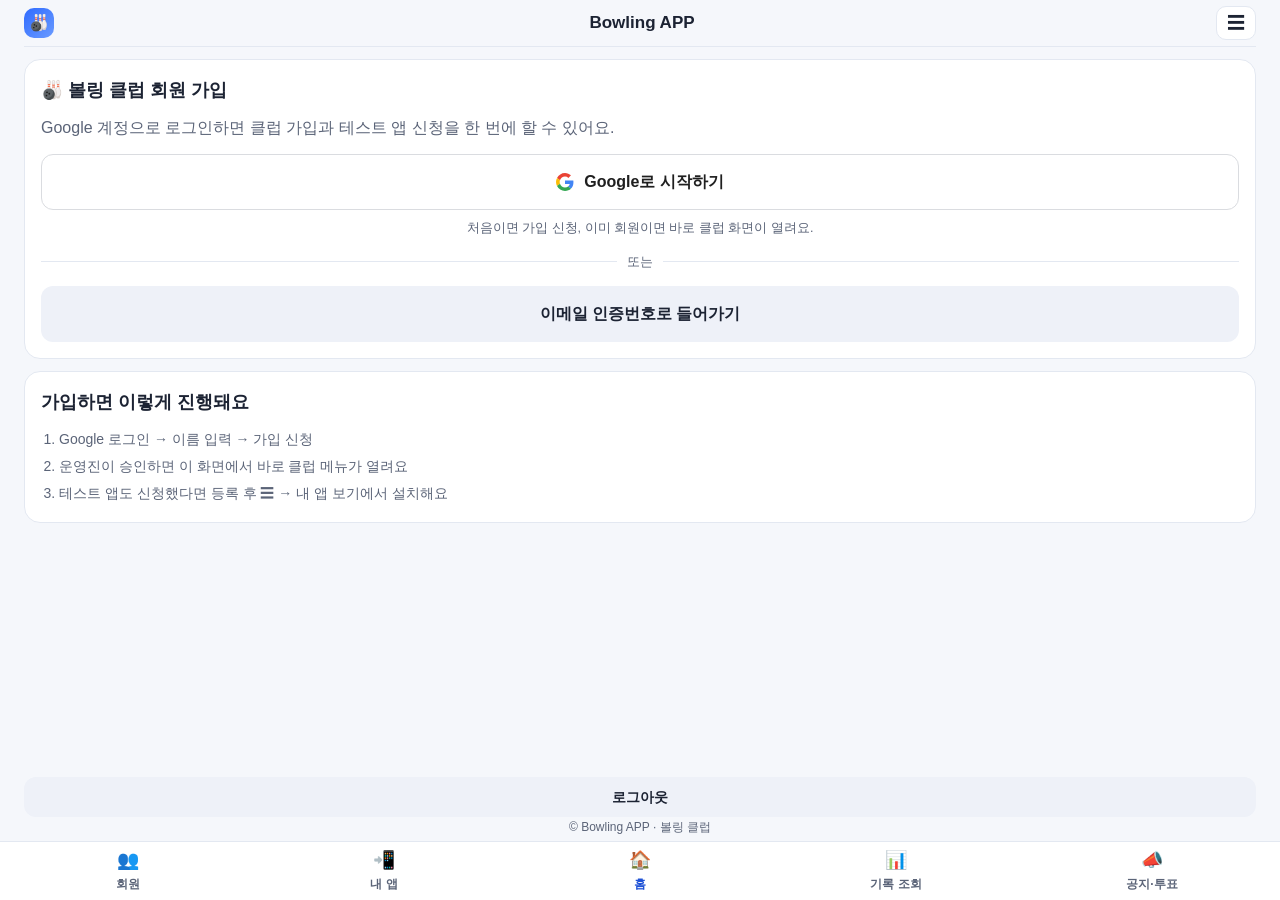
<file: index.html>
<!doctype html>
<html lang="ko">
<head>
<meta charset="utf-8">
<meta name="viewport" content="width=device-width, initial-scale=1">

<title>Bowling APP 홈</title>
<meta name="description" content="Bowling APP 테스트 센터 홈">
<link rel="stylesheet" href="/style.css">
<link rel="manifest" href="/manifest.webmanifest">
<meta name="theme-color" content="#14304f">
<link rel="icon" href="/favicon.ico" sizes="any">
<link rel="icon" type="image/png" sizes="32x32" href="/favicon-32.png">
<link rel="apple-touch-icon" href="/apple-touch-icon.png">
<meta name="mobile-web-app-capable" content="yes">
<meta name="apple-mobile-web-app-capable" content="yes">
<meta name="apple-mobile-web-app-title" content="볼링클럽">
</head>
<body class="club">
<div class="wrap">
  <div class="appbar">
    <div class="topbar">
      <a class="tb-left" href="/" aria-label="홈"><span class="lg">🎳</span></a>
      <b class="tb-title" id="appName">Bowling APP</b>
      <button class="burger" id="burger" type="button" aria-label="메뉴" aria-expanded="false">☰</button>
    </div>
    <div class="dim" id="dim" hidden></div>
    <div class="dd" id="dd" hidden>
      <a class="it" href="/club"><span>🎳</span><div><b>클럽관리</b><small>회원·게임·회계·회비 (PC 볼링클럽)</small></div></a>
      <a class="it" href="/admin"><span>🔐</span><div><b>관리</b><small>관리자 전용</small></div></a>
    </div>
  <div class="fix" id="fix"></div>
  </div>

      <main id="view"><section class="card"><p class="tag">불러오는 중…</p></section></main>
  <footer class="clubfoot"><button class="btn ghost sm" id="logoutFoot" type="button" hidden>로그아웃</button><div>© Bowling APP · 볼링 클럽</div></footer>
</div>
<div class="toastc" id="toastc" hidden></div>
<script src="/common.js"></script>
<script src="/exit.js?v=20261123c"></script>
<script src="/google.js?v=20261123b"></script>
<script>
/* ---------- 도우미 ---------- */
function h(tag, props = {}, ...kids) {
  const e = document.createElement(tag);
  for (const [k, v] of Object.entries(props || {})) {
    if (k === "class") e.className = v;
    else if (k === "style") e.style.cssText = v;
    else if (k.startsWith("on")) e[k] = v;
    else if (v === true) e.setAttribute(k, "");
    else if (v !== false && v != null) e.setAttribute(k, v);
  }
  for (const kid of kids.flat()) { if (kid == null || kid === false) continue; e.append(kid.nodeType ? kid : document.createTextNode(String(kid))); }
  return e;
}
const view = $("view");
let toastT;
function toast(t) { const e = $("toastc"); e.textContent = t; e.hidden = false; clearTimeout(toastT); toastT = setTimeout(() => e.hidden = true, 3000); }
const DAYS = ["일", "월", "화", "수", "목", "금", "토"];
function fmt(iso, withDay = true) {
  if (!iso) return "";
  const d = new Date(iso); const p = (n) => String(n).padStart(2, "0");
  return `${d.getMonth() + 1}/${d.getDate()}${withDay ? "(" + DAYS[d.getDay()] + ")" : ""} ${p(d.getHours())}:${p(d.getMinutes())}`;
}
function dday(iso) {
  if (!iso) return null;
  const ms = new Date(iso).getTime() - Date.now();
  if (ms < 0) return "마감";
  const d = Math.ceil(ms / 86400e3);
  return d <= 1 ? "마감 임박" : `D-${d}`;
}
const initial = (n) => (n || "?").trim().slice(0, 1);
const staffOf = (role) => role === "admin" || role === "staff";
const ROLE = { admin: "관리자", staff: "운영진", member: "회원" };
// 실명 + 직함 (예: 홍길동 관리자). 이름이 비었거나 직함과 같으면 직함만.
function disp(name, role) {
  const r = role === "admin" ? "관리자" : role === "staff" ? "운영진" : role === "member" ? "정회원" : "";
  name = (name || "").trim();
  if (!r) return name;
  if (!name || name === r) return r;
  return name.endsWith(" " + r) ? name : `${name} ${r}`;
}

let token = "";
try { token = localStorage.getItem("authToken") || ""; } catch {}
async function api(action, data = {}, fname = "club") {
  const r = await fetch(fn(fname), { method: "POST", headers, body: JSON.stringify({ token, action, ...data }) });
  const d = await r.json().catch(() => ({}));
  if (r.status === 401) { try { localStorage.removeItem("authToken"); } catch {} token = ""; guest("expired"); throw new Error("auth"); }
  if (r.status === 403 && d.error === "not_member") { await onboard(); throw new Error("auth"); }
  return { ok: r.ok, status: r.status, d };
}

/* ---------- 상단 바 / 하단 메뉴 ---------- */
function setBar(title, back) {
  $("fix").textContent = "";
  const left = document.querySelector(".tb-left");
  $("appName").textContent = title || "Bowling APP";
  if (back) { left.innerHTML = ""; left.append(h("span", {}, "‹ " + back.label)); left.setAttribute("href", back.href); }
  else { left.innerHTML = '<span class="lg">🎳</span>'; left.setAttribute("href", "#/"); }
}
function setNav(route) {
  if (window.__clubfoot) document.querySelector(".wrap").append(window.__clubfoot); // 로그아웃·저작권 줄은 항상 먼저 원래 자리로(가로 홈에서만 다시 왼쪽 아래로 옮김)
  setBnav(route);
  $("logoutFoot").hidden = !token;
}

/* ---------- 비회원 화면 ---------- */
function guest(reason) {
  setNav("home"); setBar("Bowling APP");
  view.textContent = "";
  const c = h("section", { class: "card" }, h("h2", {}, "🎳 볼링 클럽 회원 가입"),
    h("p", { class: "lead" }, "Google 계정으로 로그인하면 클럽 가입과 테스트 앱 신청을 한 번에 할 수 있어요."));
  if (reason === "expired") c.append(h("div", { class: "msg info" }, "인증이 만료되었어요. 다시 로그인해 주세요."));
  else if (reason) c.append(h("div", { class: "msg err" }, googleErrorText(reason)));
  c.append(h("div", { style: "margin-top:14px" }, googleButton("Google로 시작하기")),
    h("small", { class: "mut", style: "display:block;margin-top:8px;text-align:center" }, "처음이면 가입 신청, 이미 회원이면 바로 클럽 화면이 열려요."),
    h("div", { class: "orline" }, "또는"),
    h("a", { class: "btn ghost", href: "/apps?next=%2Fhome" }, "이메일 인증번호로 들어가기"));
  view.append(c,
    h("section", { class: "card" }, h("h2", {}, "가입하면 이렇게 진행돼요"),
      h("ol", { class: "mut", style: "font-size:14px;line-height:1.9;padding-left:18px;margin:6px 0 0" },
        h("li", {}, "Google 로그인 → 이름 입력 → 가입 신청"),
        h("li", {}, "운영진이 승인하면 이 화면에서 바로 클럽 메뉴가 열려요"),
        h("li", {}, "테스트 앱도 신청했다면 등록 후 ☰ → 내 앱 보기에서 설치해요"))));
}

/* ---------- 가입 신청 / 승인 대기 ---------- */
async function signupApi(action, data = {}) {
  const r = await fetch(fn("signup"), { method: "POST", headers, body: JSON.stringify({ token, action, ...data }) });
  const d = await r.json().catch(() => ({}));
  if (r.status === 401) { try { localStorage.removeItem("authToken"); } catch {} token = ""; guest("expired"); throw new Error("auth"); }
  return { ok: r.ok, d };
}
async function logout() {
  try { await fetch(fn("auth-verify"), { method: "POST", headers, body: JSON.stringify({ action: "logout", token }) }); } catch {}
  try { localStorage.removeItem("authToken"); } catch {}
  token = ""; location.hash = ""; guest();
}
const T_STATUS = { pending: ["승인 대기", "warn"], registered: ["등록 완료", "ok"], rejected: ["제외됨", "bad"] };
async function onboard(note) {
  setNav("home"); setBar("회원 가입");
  const { d } = await signupApi("me");
  view.textContent = "";
  const m = d.member, t = d.tester;
  if (!m) return joinForm(d);
  const c = h("section", { class: "card" });
  if (m.status === "pending") c.append(h("h2", {}, "가입 신청이 접수됐어요 🙌"), h("p", { class: "lead" }, "운영진이 승인하면 이 화면에서 바로 클럽 메뉴가 열려요. 잠시만 기다려 주세요."));
  else c.append(h("h2", {}, "휴면 상태예요"), h("p", { class: "lead" }, "클럽 활동을 다시 시작하려면 운영진에게 말씀해 주세요."));
  if (note) c.append(h("div", { class: "msg info" }, note));
  const st = h("div", { style: "margin-top:12px" },
    h("div", { class: "strow" }, h("span", {}, "👤 클럽 회원"), h("span", { class: "pill " + (m.status === "pending" ? "warn" : "") }, m.status === "pending" ? "승인 대기" : "휴면")),
    h("div", { class: "strow" }, h("span", {}, "📲 테스트 앱"), t ? h("span", { class: "pill " + T_STATUS[t.status][1] }, T_STATUS[t.status][0]) : h("span", { class: "mut" }, "신청 안 함")));
  c.append(st, h("small", { class: "mut", style: "display:block;margin-top:6px" }, "로그인한 계정: " + d.email));
  if (t && t.status === "registered") c.append(h("a", { class: "btn", href: "/myapps", style: "margin-top:12px" }, "내 앱 보기 (설치 링크)"));
  c.append(h("button", { class: "btn ghost", type: "button", style: "margin-top:10px", onclick: () => onboard() }, "상태 새로고침"),
    h("button", { class: "btn ghost sm", type: "button", style: "margin-top:8px", onclick: logout }, "다른 계정으로 로그인"));
  view.append(c);
}
function joinForm(d) {
  let gName = ""; try { gName = sessionStorage.getItem("gName") || ""; } catch {}
  const name = h("input", { type: "text", maxlength: "50", placeholder: "클럽에서 쓸 이름 (닉네임)", value: (d.tester && d.tester.name) || gName });
  const avg = h("input", { type: "number", min: "0", max: "300", placeholder: "에버 (평균 점수, 선택)" });
  const wantT = h("input", { type: "checkbox" }), dev = h("input", { type: "text", maxlength: "100", placeholder: "기기 모델 (선택, 예: 갤럭시 S24)" });
  const devBox = h("div", { hidden: true }, dev);
  wantT.onchange = () => devBox.hidden = !wantT.checked;
  const agree = h("input", { type: "checkbox" });
  const msg = h("div", { class: "msg" });
  const go = h("button", { class: "btn", type: "button", style: "margin-top:14px" }, "가입 신청하기");
  const c = h("section", { class: "card" }, h("h2", {}, "회원 가입"),
    h("p", { class: "lead" }, "Google 계정 확인이 끝났어요. 이름만 입력하면 가입 신청이 돼요."),
    h("label", {}, "Google 계정"), h("input", { type: "text", value: d.email, disabled: true }),
    h("label", {}, "이름 *"), name, h("label", {}, "에버"), avg);
  if (d.tester && d.tester.status !== "rejected") c.append(h("div", { class: "msg info" }, `테스트 앱은 이미 신청되어 있어요 (${T_STATUS[d.tester.status][0]}).`));
  else if (d.testerAccepting) c.append(h("label", { class: "check" }, wantT, h("span", {}, "테스트 앱도 함께 신청할게요 ", h("small", { class: "mut" }, "(안드로이드 전용)"))), devBox);
  c.append(h("div", { class: "privacy" }, "수집 항목: 이름, Google 이메일, 에버(선택), 기기(선택)", h("br"), "이용 목적: 클럽 회원 관리, 공지·투표, 테스트 앱 배포", h("br"), "보관 기간: 탈퇴(삭제 요청) 시까지"),
    h("label", { class: "check" }, agree, h("span", {}, "개인정보 수집·이용에 동의합니다 (필수)")), msg, go,
    h("button", { class: "btn ghost sm", type: "button", style: "margin-top:8px", onclick: logout }, "다른 계정으로 로그인"));
  go.onclick = async () => {
    const say = (t) => { msg.className = "msg err"; msg.textContent = t; };
    if (!name.value.trim()) return say("이름을 입력해 주세요.");
    if (!agree.checked) return say("개인정보 수집·이용에 동의해 주세요.");
    go.disabled = true;
    try {
      const r = await signupApi("join", { name: name.value, avg_score: avg.value, consent: true, tester: wantT.checked, device: dev.value });
      if (!r.ok) { go.disabled = false; return say(r.d.error || "가입 신청을 하지 못했어요."); }
      await onboard(r.d.testerNote || null);
    } catch (e) { go.disabled = false; if (e.message !== "auth") say("잠시 후 다시 시도해 주세요."); }
  };
  view.append(c);
}

/* ---------- 홈 ---------- */
async function vHome() {
  setBar(); setNav("home");
  const { d } = await api("home");
  view.textContent = "";
  const ph = h("div", { class: "pagehead" }, h("p", { class: "tag" }, `${disp(d.me.name, d.me.role)}님, 안녕하세요 👋`), h("span", { class: "badge" }, `클럽 회원 ${d.memberCount}명`));
  const nx = d.next, c = h("section", { class: "card" }, h("h2", {}, "다음 모임"));
  if (!nx) c.append(h("p", { class: "tag" }, "예정된 모임이 없어요."));
  else {
    c.append(h("b", { style: "display:block" }, `${fmt(nx.event_at)}`), h("span", { class: "mut" }, `${nx.title}${nx.place ? " · " + nx.place : ""}`));
    if (nx.poll) {
      const tot = nx.poll.options.reduce((s, o) => s + o.count, 0), first = nx.poll.options[0];
      c.append(h("div", { class: "bar2" }, h("i", { style: `width:${tot && first ? Math.round(first.count / tot * 100) : 0}%` })),
        h("small", { class: "mut" }, nx.poll.options.map((o) => `${o.label} ${o.count}명`).join(" · ")));
    }
    c.append(h("a", { class: "btn", href: "#/notice/" + nx.id, style: "margin-top:10px" }, nx.poll && nx.poll.mineDone ? "투표 확인 · 바꾸기" : "투표하러 가기"));
  }
  const r = h("section", { class: "card" }, h("h2", {}, "최근 공지"));
  if (!d.recent.length) r.append(h("p", { class: "tag" }, "아직 공지가 없어요."));
  for (const n of d.recent) r.append(h("a", { class: "li", href: "#/notice/" + n.id }, n.pinned ? h("span", { class: "pin" }, "고정") : null, n.title));
  // 넓은 가로 화면: 왼쪽 = 모임·공지(최근 공지 + 다음 모임) / 오른쪽 = 기록앨범 박스. 세로 화면: 위에서 아래로 쌓고 기록앨범은 드롭메뉴 → 팝업
  if (window.__albumMq.matches) { // 가로: 인사 줄은 왼쪽 맨 위, 로그아웃·저작권 줄은 왼쪽 맨 아래로 옮기고 기록앨범 박스를 위아래로 넓게
    const ft = window.__clubfoot || (window.__clubfoot = document.querySelector(".clubfoot"));

    view.classList.add("hwide"); view.append(h("div", { class: "homeleft" }, ph, r, c, ft), albumCard()); // 기록앨범 목록은 오른쪽 박스 제목 옆 드롭메뉴로
    const nv = document.querySelector(".bnav"), navH = nv && getComputedStyle(nv).display !== "none" ? nv.offsetHeight : 0;
    view.style.minHeight = view.style.height = Math.max(300, window.innerHeight - view.getBoundingClientRect().top - navH - 12) + "px"; // 한 화면 높이로 고정: 왼쪽은 기록앨범 목록만 안에서 스크롤
  } else { // 세로: 인사 줄 → 기록앨범 전체 목록(남는 높이 안에서 스크롤) → 최근 공지 → 다음 모임 → 로그아웃 줄, 한 화면 높이
    const ft = window.__clubfoot || (window.__clubfoot = document.querySelector(".clubfoot"));
    const lh = h("section", { class: "card albpick" }, h("p", { class: "tag" }, "기록앨범을 불러오는 중…"));
    view.classList.add("hport"); view.append(ph, lh, r, c, ft, albumCard(lh));
    const nv = document.querySelector(".bnav"), navH = nv && getComputedStyle(nv).display !== "none" ? nv.offsetHeight : 0;
    view.style.minHeight = view.style.height = Math.max(420, window.innerHeight - view.getBoundingClientRect().top - navH - 8) + "px";
  }
}

/* ---------- 홈: 기록앨범 박스 ----------
   기록앨범 한 장(최근 모임 · 이번 달 월별 장부 · 회비 납부 현황)을 홈에서 바로 보여 줘요.
   그림은 albumbox.html(기록 조회와 같은 조회 전용 자료)을 같은 출처 iframe(srcdoc)으로 끼워 넣어 그려요. */
const WIDE_HOME = "(orientation: landscape) and (min-width: 760px) and (min-height: 560px)"; // 노트북·PC·태블릿 가로·갤럭시 Z 폴드 메인(펼침) 가로. 폰을 가로로 돌린 낮은 화면(높이 560 미만)은 제외
if (!window.__albumMq) { window.__albumMq = matchMedia(WIDE_HOME); window.__albumMq.addEventListener("change", () => { if (view.classList.contains("r-home")) route(); }); }
async function albumFrame(parent) {
  const html = await (await fetch("/albumbox", { cache: "no-store" })).text();
  const f = h("iframe", { class: "albframe", title: "기록앨범", scrolling: "no" });
  parent.append(f);
  const loaded = new Promise((res) => { f.addEventListener("load", res, { once: true }); });
  f.srcdoc = html.replace("<head>", `<head><base href="${location.origin}/">`);
  await loaded;
  const A = f.contentWindow.AlbumBox;
  if (!A) throw new Error("album");
  return { f, A };
}
/* 가로 홈 왼쪽 '기록앨범 목록': 분류(기록현황·장부현황·회비현황·락카현황·회원현황)를 눌러 펼침·접힘,
   모임기록(일자별)·월별 상세는 한 번 더 접힘. 펼침 상태는 이 기기에 기억(localStorage albTreeOpen). */
function renderAlbumTree(host, tree, pick) {
  let open = {}; try { open = JSON.parse(localStorage.getItem("albTreeOpen") || "{}"); } catch {}
  if (!Object.keys(open).length) open = { "기록현황": true };
  const save = () => { try { localStorage.setItem("albTreeOpen", JSON.stringify(open)); } catch {} };
  const item = ([k, l]) => h("button", { type: "button", class: "albit", "data-k": k, onclick: (e) => pick(k, l, e.currentTarget) }, l);
  const fold = (key, label, count, cls, kids) => {
    const body = h("div", { class: cls + "b", hidden: !open[key] }, kids);
    const ic = h("span", { class: "albchev", "aria-hidden": "true" }, open[key] ? "▾" : "▸");
    const btn = h("button", { type: "button", class: cls, "aria-expanded": String(!!open[key]), onclick: () => { open[key] = body.hidden; body.hidden = !open[key]; ic.textContent = open[key] ? "▾" : "▸"; btn.setAttribute("aria-expanded", String(!!open[key])); save(); } }, ic, h("span", {}, label), count ? h("small", {}, count) : null);
    return [btn, body];
  };
  host.textContent = "";
  host.append(h("h2", { class: "albtreeh" }, "📒 기록앨범 목록", h("small", {}, "눌러서 펼치기·접기")));
  tree.forEach((g) => {
    const n = g.items.length + g.subs.reduce((a, s) => a + s.items.length, 0);
    const kids = [...g.items.map(item), ...g.subs.flatMap((s) => fold(g.g + "/" + s.name, s.name, `${s.items.length}${s.unit}`, "albsh", s.items.map(item)))];
    host.append(...fold(g.g, g.g, `${n}개`, "albgh", kids));
  });
}
/* 가로 홈 기록앨범 제목 옆 드롭메뉴: 대분류(기록현황·장부현황·회비현황·락카현황·회원현황) → 중분류(항목, ▸ 가 붙은 것은 하위 목록 있음)
   → 소분류(모임기록 일자별·월별 상세처럼 하위 목록이 있을 때만 나타남) 순서로 골라요. 고른 위치는 이 기기에 기억(localStorage albCascade). */
// 소분류 5줄 목록 닫기(바깥을 누르거나 고르면)
function closeAlbList() { const l = document.getElementById("albList"); if (l) l.remove(); document.removeEventListener("pointerdown", outAlbList, true); }
function outAlbList(e) { const l = document.getElementById("albList"); if (l && !l.contains(e.target)) closeAlbList(); }
function renderAlbumCascade(box, tree, pick, opts = {}) { // opts.noInit: 처음에는 표시하지 않음(세로 홈: 고르거나 보기를 눌러야 팝업)
  const s1 = h("select", { class: "c1", "aria-label": "대분류" }), s2 = h("select", { class: "c2", "aria-label": "중분류" }), s3 = h("select", { class: "c3", "aria-label": "소분류" });
  // 소분류는 기본 선택창 대신 단추(b3) + 5줄 목록(위·아래로 밀어 보며 고름). 값은 숨은 select(s3)에 그대로 둠
  const b3 = h("button", { type: "button", class: "c3 c3b", "aria-label": "소분류", "aria-haspopup": "listbox" });
  s3.classList.add("c3sel");
  box.textContent = ""; box.append(s1, s2, s3, b3);
  const sync3 = () => { b3.hidden = s3.hidden; const o = s3.options[s3.selectedIndex]; b3.textContent = o ? o.textContent : ""; };
  b3.onclick = (e) => { e.stopPropagation(); openList3(); };
  tree.forEach((g, i) => s1.append(h("option", { value: String(i) }, g.g)));
  const fill2 = () => { const g = tree[+s1.value]; s2.textContent = ""; g.items.forEach(([k, l]) => s2.append(h("option", { value: "k:" + k }, l))); g.subs.forEach((s, j) => s2.append(h("option", { value: "s:" + j }, `${s.name} ▸ ${s.items.length}${s.unit}`))); };
  const fill3 = () => { const v = s2.value, g = tree[+s1.value]; s3.textContent = ""; if (v.startsWith("s:")) { g.subs[+v.slice(2)].items.forEach(([k, l]) => s3.append(h("option", { value: k }, l))); s3.hidden = false; } else s3.hidden = true; };
  const save = () => { try { localStorage.setItem("albCascade", JSON.stringify([s1.value, s2.value, s3.hidden ? "" : s3.value])); } catch {} };
  const fire = () => { const v = s2.value, k = v.startsWith("k:") ? v.slice(2) : s3.value; save(); if (k) pick(k); };
  const openList3 = () => {
    closeAlbList();
    const r = b3.getBoundingClientRect(), opts = [...s3.options];
    const list = h("div", { class: "albdrop", role: "listbox", id: "albList" }, opts.map((o) => h("button", { type: "button", role: "option", class: "albli" + (o.value === s3.value ? " on" : ""), onclick: (e) => { e.stopPropagation(); closeAlbList(); if (s3.value !== o.value) { s3.value = o.value; sync3(); fire(); } } }, o.textContent)));
    document.body.append(list);
    const w = Math.max(r.width, 170), left = Math.min(Math.max(6, r.left), window.innerWidth - w - 6), below = window.innerHeight - r.bottom;
    Object.assign(list.style, { left: left + "px", width: w + "px" });
    const lh = list.offsetHeight; if (below < lh + 8 && r.top > below) list.style.top = Math.max(6, r.top - lh - 4) + "px"; else list.style.top = r.bottom + 4 + "px";
    const on = list.querySelector(".on"); if (on) list.scrollTop = on.offsetTop - (list.clientHeight - on.offsetHeight) / 2; // 고른 항목이 가운데 오게
    setTimeout(() => document.addEventListener("pointerdown", outAlbList, true), 0);
  };
  s1.onchange = () => { fill2(); fill3(); sync3(); fire(); }; s2.onchange = () => { fill3(); sync3(); fire(); }; s3.onchange = () => { sync3(); fire(); };
  const set = (saved) => { // 주어진 위치로 맞춤(표시는 하지 않음)
    if (saved && tree[+saved[0]]) s1.value = saved[0];
    fill2(); if (saved && [...s2.options].some((o) => o.value === saved[1])) s2.value = saved[1];
    fill3(); if (saved && saved[2] && [...s3.options].some((o) => o.value === saved[2])) s3.value = saved[2];
    sync3();
  };
  const get = () => [s1.value, s2.value, s3.hidden ? "" : s3.value];
  const load = () => { let saved = null; try { saved = JSON.parse(localStorage.getItem("albCascade") || "null"); } catch {} set(saved); }; // 이 기기에 기억해 둔 위치
  const cur = () => { const v = s2.value; return v.startsWith("k:") ? v.slice(2) : s3.value; };
  load(); if (!opts.noInit) fire();
  return { load, set, get, cur, fire };
}
function albumCard(listHost) {
  const wide = window.__albumMq.matches; // 가로 2단(왼쪽 모임·공지 / 오른쪽 기록앨범 박스)
  const sel = h("select", { class: "albsel", "aria-label": "기록앨범 선택", disabled: true }, h("option", { value: "" }, "불러오는 중…"));
  const casBox = h("div", { class: "albcas" }); // 가로: 대분류·중분류·소분류 드롭메뉴(기록앨범 제목 옆)
  const head = h("div", { class: "albhead" }, h("h2", {}, "📒 기록앨범"), wide ? casBox : sel);
  let curK = "";
  const card = h("section", { class: "card albumcard" + (wide ? " albwide" : "") }, head);
  const wrap = h("div", { class: "albwrap" }); // 가로: 박스 안에 그림이 나타나는 자리
  const msg = h("p", { class: "tag albmsg" }, "기록앨범을 불러오는 중…");
  if (wide) card.append(msg, wrap); else card.append(msg);
  if (!wide && listHost) card.hidden = true; // 세로: 드롭메뉴 카드 대신 위의 기록앨범 목록에서 고르면 팝업
  let pop = null, popBody = null, popTitle = null, popSel = null;
  const run = async () => {
    try {
      let host = wrap;
      if (!wide) { // 세로: 팝업 안에 (처음엔 숨김) 그림 틀을 미리 준비해 두면 선택할 때 바로 떠요
        popTitle = h("b", {}); popSel = h("select", { class: "albsel albpopsel", "aria-label": "기록앨범 선택" }); // 팝업 제목줄 드롭메뉴: 팝업을 닫지 않고 바로 다른 화면으로
        popBody = h("div", { class: "albpopbody" });
        pop = h("div", { class: "albpop", hidden: true }, h("div", { class: "albpanel", role: "dialog", "aria-modal": "true" }, h("div", { class: "albpophead" }, popSel, h("button", { type: "button", class: "albclose", onclick: closePop }, "닫기")), popBody));
        pop.addEventListener("click", (e) => { if (e.target === pop) closePop(); });
        document.body.append(pop); host = popBody;
      }
      const { f, A } = await albumFrame(host);
      if (wide) { // 가로: 제목 옆 대분류 → 중분류 → 소분류 드롭메뉴로 고르면 아래 박스에 표시
        const tree = await A.tree(); msg.remove();
        const drawW = async (k) => {
          const nav = document.querySelector(".bnav"), navH = nav && getComputedStyle(nav).display !== "none" ? nav.offsetHeight : 0;
          const W = Math.max(200, Math.floor(wrap.clientWidth)), H = Math.max(200, Math.floor(window.innerHeight - wrap.getBoundingClientRect().top - navH - 18));
          const r = await A.show(k, W, H, true); f.style.width = r.width + "px"; f.style.height = r.height + "px";
        };
        const pick = (k) => { curK = k; drawW(k).catch(() => {}); };
        if (tree.length) renderAlbumCascade(casBox, tree, pick); else wrap.append(h("p", { class: "tag" }, "표시할 기록이 없어요."));
        if (window.__albResize) window.removeEventListener("resize", window.__albResize);
        let rt0 = 0; window.__albResize = () => { clearTimeout(rt0); rt0 = setTimeout(() => { if (document.body.contains(card) && curK) drawW(curK).catch(() => {}); }, 250); };
        window.addEventListener("resize", window.__albResize);
        return;
      }
      const tree = listHost ? await A.tree() : null; // 세로 홈: 인사 줄 아래 기록앨범 전체 목록(접힘·펼침) → 고르면 팝업
      const groups = tree ? tree.flatMap((g) => [[g.g, g.items], ...g.subs.map((s) => [`${g.g} · ${s.name}`, s.items])]).filter(([, l]) => l.length) : await A.groups(); // 분류별: [[분류, [[kind, 라벨], …]], …]
      msg.remove();
      sel.textContent = ""; sel.disabled = false;
      if (!wide) sel.append(h("option", { value: "" }, "기록앨범 선택 ▾"));
      groups.forEach(([g, items]) => { const og = h("optgroup", { label: g }); items.forEach(([k, l]) => og.append(h("option", { value: k }, l))); sel.append(og); });
      if (sel.options.length <= (wide ? 0 : 1)) { sel.disabled = true; sel.append(h("option", { value: "" }, "표시할 기록 없음")); return; }
      // 기기 화면 크기(해상도)를 재서 스크롤 없이 한 화면에 들어오도록 폭·높이에 모두 맞춰 그려요
      const draw = async (k) => {
        let W = Math.max(200, Math.floor((wide ? wrap : popBody).clientWidth));
        let H;
        if (wide) { // 가로: 박스 위쪽부터 하단 메뉴 위까지 남은 높이 (필요하면 박스가 화면 맨 위에 오도록 스크롤)
          const nav = document.querySelector(".bnav"), navH = nav && getComputedStyle(nav).display !== "none" ? nav.offsetHeight : 0;
          const top = wrap.getBoundingClientRect().top;
          H = Math.floor(window.innerHeight - top - navH - 18); // 카드 아래 여백(10)·하단 메뉴 간격 포함
          if (H < 300) { card.scrollIntoView({ block: "start" }); const t2 = wrap.getBoundingClientRect().top; H = Math.floor(window.innerHeight - t2 - navH - 14); }
        } else H = Math.floor(popBody.clientHeight); // 세로: 팝업 안 가능한 높이
        H = Math.max(200, H);
        // 돋보기: 폭 최대, 위·아래 스크롤은 그림 화면 안에서(제목~필드명 줄 고정) / 보통: 한 화면에 전부
        const r = await A.show(k, W, H, true); // 가로 박스·세로 팝업 모두: 위쪽 제목 배너·요약 카드는 작게 고정, 표는 글자를 키워 폭을 채우고 아래로 스크롤
        f.style.width = r.width + "px"; f.style.height = r.height + "px";
      };
      // 창 크기가 바뀌면(회전·분할 화면 등) 지금 보는 한 장을 새 크기에 맞춰 다시 그려요
      if (window.__albResize) window.removeEventListener("resize", window.__albResize);
      let rt = 0; window.__albResize = () => { clearTimeout(rt); rt = setTimeout(() => { if (!document.body.contains(card)) return; const k = curK || sel.value; if (!k || (!wide && pop.hidden)) return; draw(k).catch(() => {}); }, 250); };
      window.addEventListener("resize", window.__albResize);
      if (wide) { await draw(sel.value); sel.onchange = () => draw(sel.value).catch(() => {}); }
      else {
        // 팝업 제목줄 드롭메뉴에도 같은 분류별 목록을 채움
        groups.forEach(([g, items]) => { const og = h("optgroup", { label: g }); items.forEach(([k, l]) => og.append(h("option", { value: k }, l))); popSel.append(og); });
        const showK = async (k) => {
          const opt = [...popSel.options].find((o) => o.value === k); popSel.value = k; sel.value = k; popBody.scrollTop = 0; popTitle.textContent = opt ? opt.textContent : "";
          pop.hidden = false; document.body.classList.add("albopen");
          try { await draw(k); } catch { popBody.append(h("p", { class: "tag" }, "기록앨범을 그리지 못했어요.")); }
        };
        sel.onchange = () => { const k = sel.value; if (k) showK(k); };      // 본문 드롭메뉴로 고르면 팝업이 열림
        popSel.onchange = () => { if (popSel.value) showK(popSel.value); };  // 팝업 안에서 고르면 바로 다른 화면으로 바뀜
        if (tree) { // 세로 홈: 대분류 → 중분류 → 소분류 드롭메뉴(가로와 같은 방식). 고르거나 '보기'를 누르면 팝업, 팝업 제목줄에도 같은 드롭메뉴
          const openK = async (k) => { curK = k; popBody.scrollTop = 0; pop.hidden = false; document.body.classList.add("albopen"); try { await draw(k); } catch { popBody.append(h("p", { class: "tag" }, "기록앨범을 그리지 못했어요.")); } };
          const popCasBox = h("div", { class: "albcas" }); popSel.replaceWith(popCasBox);
          const homeBox = h("div", { class: "albcas" });
          let popCas = null;
          const homeCas = renderAlbumCascade(homeBox, tree, (k) => { if (popCas) popCas.set(homeCas.get()); openK(k); }, { noInit: true });
          popCas = renderAlbumCascade(popCasBox, tree, (k) => { homeCas.set(popCas.get()); openK(k); }, { noInit: true }); // 홈·팝업 드롭메뉴는 서로 같은 위치로 맞춤
          listHost.textContent = "";
          listHost.append(h("h2", { class: "albtreeh" }, "📒 기록앨범", h("small", {}, "대분류 → 중분류 → 소분류")), homeBox,
            h("button", { type: "button", class: "btn albgo", onclick: () => { const k = homeCas.cur(); if (k) { popCas.set(homeCas.get()); openK(k); } } }, "선택한 기록앨범 보기"));
        }
      }
    } catch (e) {
      msg.textContent = "기록앨범을 불러오지 못했어요. 잠시 후 다시 시도해 주세요."; sel.remove();
      if (listHost) { listHost.textContent = ""; listHost.append(h("p", { class: "tag" }, "기록앨범을 불러오지 못했어요. 잠시 후 다시 시도해 주세요.")); }
    }
  };
  function closePop() { if (pop) pop.hidden = true; document.body.classList.remove("albopen"); sel.value = ""; }
  setTimeout(run, 0);
  return card;
}

/* ---------- 공지 · 투표 목록 ---------- */
async function vNotices() {
  setBar("공지 · 투표"); setNav("notices");
  const { d } = await api("notices");
  view.textContent = "";
  $("fix").append(h("div", { class: "hd" }, "공지 · 투표"));
  if (staffOf(d.role)) view.append(h("a", { class: "btn ghost sm", href: "#/new" }, "+ 공지·투표 올리기 (운영진)"));
  if (!d.notices.length) view.append(h("section", { class: "card" }, h("p", { class: "tag" }, "아직 공지가 없어요.")));
  for (const n of d.notices) {
    const dd = dday(n.deadline);
    const st = n.pollCount === 0 ? null : n.myDone >= n.pollCount ? h("span", { class: "pill ok" }, `투표 완료 ${n.myDone}/${n.pollCount}`) : h("span", { class: "pill bad" }, `투표 필요 ${n.myDone}/${n.pollCount}`);
    view.append(h("a", { class: "li", href: "#/notice/" + n.id },
      h("div", {}, n.pinned ? h("span", { class: "pin" }, "고정") : null, h("b", {}, n.title)),
      h("small", {}, `${fmt(n.created_at, false)}${n.event_at ? " · 모임 " + fmt(n.event_at) : ""}${dd ? " · " + dd : ""} `), st));
  }
}

/* ---------- 공지 상세 (투표 여러 개) ---------- */
async function vNotice(id) {
  setBar("공지 상세", { label: "공지", href: "#/notices" }); setNav("notices");
  const { ok, d } = await api("notice", { id });
  if (!ok) { view.textContent = ""; view.append(h("section", { class: "card" }, h("p", {}, d.error || "불러오지 못했어요."))); return; }
  const { notice: n, polls, waiting } = d;
  const open = polls.filter((p) => !p.closed);
  let editing = open.some((p) => !p.myDone);
  const sel = new Map(polls.map((p) => [p.id, new Set(p.options.filter((o) => o.mine).map((o) => o.id))]));
  let flash = history.state && history.state.flash;
  const staff = staffOf(d.role);

  function draw() {
    view.textContent = "";
    view.append(h("div", { style: "padding:14px 2px 2px" },
      n.pinned ? h("span", { class: "pin" }, "고정") : null,
      h("h2", { style: "font-size:19px;margin:6px 0" }, n.title),
      h("div", { class: "mut" }, `${disp(n.author, n.author_role) || "운영진"} · ${fmt(n.created_at, false)}`),
      n.event_at ? h("div", { style: "margin-top:6px;font-weight:600" }, `📅 ${fmt(n.event_at)}${n.place ? " · " + n.place : ""}`) : null,
      n.body ? h("p", { style: "font-size:14.5px;margin:8px 0;white-space:pre-wrap" }, n.body) : null,
      n.deadline ? h("span", { class: "pill " + (n.expired ? "" : "bad") }, n.expired ? "투표 마감됨" : `마감 ${fmt(n.deadline)} · ${dday(n.deadline)}`) : null));
    if (flash) view.append(h("div", { class: "banner ok" }, flash));
    const done = polls.filter((p) => p.myDone).length;
    if (polls.length) view.append(h("div", { style: "display:flex;align-items:center;gap:10px;margin-top:10px;font-size:13px" }, h("b", {}, `내 투표 ${done} / ${polls.length}`), h("div", { class: "bar2", style: "flex:1;margin:0" }, h("i", { style: `width:${polls.length ? done / polls.length * 100 : 0}%` }))));
    polls.forEach((p, i) => view.append(pollCard(p, i)));
    // 미투표 대기자
    const w = waiting;
    const wc = h("section", { class: "card" });
    if (w.count === 0) wc.append(h("b", {}, "🎉 모두 투표했어요"));
    else {
      wc.append(h("b", {}, `⏳ 미투표 대기자 ${w.count}명`), h("small", { class: "mut" }, ` / 전체 ${w.total}명`));
      wc.append(h("div", { style: "display:flex;flex-wrap:wrap;gap:6px;margin-top:8px" }, w.names.map((nm) => h("span", { class: "pill" }, nm))));
      if (w.meWaiting) wc.append(h("div", { class: "banner warn" }, "아직 내 투표가 끝나지 않았어요. 투표하면 이 명단에서 빠져요."));
    }
    if (n.exclude_rule === "any") wc.append(h("small", { class: "mut", style: "display:block;margin-top:6px" }, "※ 하나라도 투표하면 명단에서 제외돼요."));
    view.append(wc);
    if (editing && open.length) {
      const cnt = [...sel.entries()].filter(([pid, s]) => open.some((p) => p.id === pid) && s.size).length;
      const b = h("button", { class: "btn", type: "button", style: "margin-top:8px", disabled: cnt === 0 }, `투표 제출 (${cnt}/${open.length})`);
      b.onclick = submit; view.append(b);
    } else if (open.length) {
      view.append(h("button", { class: "btn ghost", type: "button", style: "margin-top:8px", onclick: () => { editing = true; flash = null; draw(); } }, "투표 다시 하기"));
    }
    if (staff) {
      const row = h("div", { style: "display:flex;gap:8px;flex-wrap:wrap;margin-top:12px" },
        h("a", { class: "btn ghost sm", style: "width:auto", href: "#/waiting/" + n.id }, "미투표 현황 · 알림"),
        open.length ? h("button", { class: "btn ghost sm", style: "width:auto", type: "button", onclick: async () => { if (!confirm("이 공지의 투표를 마감할까요?")) return; await api("close_notice", { id: n.id }); toast("마감했어요."); route(); } }, "투표 마감하기") : null,
        h("button", { class: "btn sm", style: "width:auto;background:#f3d8d8;color:var(--err)", type: "button", onclick: async () => { if (!confirm("공지와 투표 기록을 모두 삭제할까요? 복구할 수 없어요.")) return; await api("delete_notice", { id: n.id }); toast("삭제했어요."); location.hash = "#/notices"; } }, "삭제"));
      view.append(row);
    }
  }

  function pollCard(p, i) {
    const showResult = !editing || p.closed;
    const tags = [p.multi ? "복수 선택" : "단일 선택", p.anonymous ? "익명" : "기명"];
    const c = h("section", { class: "card poll" }, h("div", { class: "pt" }, h("b", {}, h("i", { class: "no" }, String(i + 1)), p.title),
      showResult && p.myDone ? h("span", { class: "tagp ok" }, "투표 완료 ✓") : h("span", { class: "tagp" }, p.closed ? "마감" : tags.join(" · "))));
    if (showResult) {
      const tot = p.options.reduce((s, o) => s + o.count, 0);
      for (const o of p.options) c.append(h("div", { class: "rs" + (o.mine ? " mine" : "") }, h("div", { class: "rt" }, h("b", {}, o.label), o.mine ? h("em", { class: "me" }, "내 선택") : null, h("span", {}, `${o.count}명 · ${tot ? Math.round(o.count / tot * 100) : 0}%`)),
        h("div", { class: "bar2" }, h("i", { style: `width:${tot ? o.count / tot * 100 : 0}%` })), o.names.length ? h("div", { class: "nm" }, o.names.join(", ")) : null));
      c.append(h("small", { class: "mut" }, `${p.voterCount}명 참여 · ${p.anonymous ? "익명 투표" : "기명 투표"}`));
    } else {
      const set = sel.get(p.id);
      for (const o of p.options) {
        const b = h("button", { class: "op" + (set.has(o.id) ? " sel" : ""), type: "button" }, h("span", { class: p.multi ? "ck" : "rd" }), h("b", {}, o.label));
        b.onclick = () => { if (p.multi) { set.has(o.id) ? set.delete(o.id) : set.add(o.id); } else { set.clear(); set.add(o.id); } draw(); };
        c.append(b);
      }
      if (p.allowAdd) {
        const row = h("div", { class: "rowx", hidden: true }, h("input", { type: "text", maxlength: "60", placeholder: "추가할 항목 (예: 4게임 후 참석)" }),
          h("button", { class: "xbtn", type: "button" }, "추가"));
        const add = h("button", { class: "addrow", type: "button" }, "+ 항목 추가 (회원 추가 가능)");
        add.onclick = () => { row.hidden = !row.hidden; if (!row.hidden) row.querySelector("input").focus(); };
        row.querySelector("button").onclick = async () => {
          const v = row.querySelector("input").value.trim(); if (!v) return;
          const r = await api("add_option", { poll_id: p.id, label: v });
          if (!r.ok) return toast(r.d.error || "추가하지 못했어요.");
          toast("항목을 추가했어요."); const keep = new Map([...sel].map(([k, s]) => [k, [...s]])); await vNotice(id); // 다시 그림
        };
        c.append(add, row);
      }
    }
    return c;
  }

  async function submit() {
    const votes = open.map((p) => ({ poll_id: p.id, option_ids: [...sel.get(p.id)] })).filter((v) => v.option_ids.length);
    if (!votes.length) return;
    const r = await api("vote_many", { votes });
    if (!r.ok) return toast(r.d.error || "투표하지 못했어요.");
    const again = await api("notice", { id });
    const w = again.d.waiting;
    history.replaceState({ flash: w.meWaiting ? "투표를 저장했어요. 남은 투표가 있으면 마저 해 주세요." : "✅ 투표를 모두 마쳤어요! 미투표 대기자 명단에서 제외됐어요." }, "");
    toast("투표를 저장했어요."); route();
  }
  draw();
}

/* ---------- 공지·투표 만들기 (운영진) ---------- */
const TEMPLATES = {
  attend: { title: "참석 여부", options: ["참석", "불참", "미정"], multi: false, anonymous: false, allow_add: false },
  meal: { title: "회식 메뉴", options: ["삼겹살", "치킨 · 맥주", "보쌈", "회식 불참"], multi: true, anonymous: false, allow_add: true },
  late: { title: "지각 시 몇 게임 후 참석 가능?", options: ["정시 참석", "1게임 후 참석", "2게임 후 참석", "3게임 후 참석"], multi: false, anonymous: false, allow_add: true },
  custom: { title: "", options: ["", ""], multi: false, anonymous: false, allow_add: false },
};
async function vNew() {
  setBar("공지 만들기", { label: "취소", href: "#/notices" }); setNav("notices");
  const mine = await api("members"); if (!staffOf(mine.d.role)) { view.textContent = ""; view.append(h("section", { class: "card" }, "운영진만 올릴 수 있어요.")); return; }
  view.textContent = "";
  const polls = [];
  const title = h("input", { type: "text", maxlength: "100", placeholder: "예: 11/16 정기모임 안내" });
  const body = h("textarea", { maxlength: "2000", placeholder: "본문 (선택)" });
  const place = h("input", { type: "text", maxlength: "100", placeholder: "장소 (선택)" });
  const ev = h("input", { type: "datetime-local" }), dl = h("input", { type: "datetime-local" });
  const pin = h("input", { type: "checkbox" });
  const rule = h("select", {}, h("option", { value: "all" }, "모든 투표를 마치면 제외 (기본)"), h("option", { value: "any" }, "하나라도 투표하면 제외"));
  view.append(h("div", { class: "hd" }, "공지 만들기 ", h("small", {}, "운영진")),
    h("section", { class: "card" }, h("label", {}, "제목 *"), title, h("label", {}, "본문"), body, h("label", {}, "모임 장소"), place, h("label", {}, "모임 일시 (홈의 '다음 모임'에 표시)"), ev,
      h("label", { class: "check" }, pin, h("span", {}, "상단에 고정"))));
  const pbox = h("div", {});
  const chips = h("div", { class: "chips" }, [["attend", "＋ 참석 투표"], ["meal", "＋ 회식 메뉴"], ["late", "＋ 지각 시 참석 게임"], ["custom", "＋ 직접 만들기"]].map(([k, t]) =>
    h("button", { class: "chip2", type: "button", onclick: () => { if (polls.length >= 8) return toast("투표는 최대 8개예요."); polls.push(JSON.parse(JSON.stringify(TEMPLATES[k]))); drawPolls(); } }, t)));
  view.append(h("section", { class: "card" }, h("b", {}, "투표 추가 "), h("small", { class: "mut" }, "(한 공지에 여러 개 가능)"), chips, pbox));
  function drawPolls() {
    pbox.textContent = "";
    polls.forEach((p, i) => {
      const t = h("input", { type: "text", maxlength: "80", value: p.title, placeholder: "투표 제목", oninput: () => p.title = t.value });
      const list = h("div", {});
      p.options.forEach((o, j) => list.append(h("div", { class: "rowx", style: "margin-top:6px" }, h("input", { type: "text", maxlength: "60", value: o, placeholder: `항목 ${j + 1}`, oninput: (e) => p.options[j] = e.target.value }),
        h("button", { class: "xbtn", type: "button", onclick: () => { if (p.options.length <= 2) return toast("항목은 2개 이상이에요."); p.options.splice(j, 1); drawPolls(); } }, "✕"))));
      const tg = (key, label) => { const c = h("input", { type: "checkbox" }); c.checked = !!p[key]; c.onchange = () => p[key] = c.checked; return h("label", { class: "check", style: "margin-top:8px" }, c, h("span", {}, label)); };
      pbox.append(h("div", { class: "mini" }, h("div", { class: "rowx" }, h("b", {}, `${i + 1}.`), t, h("button", { class: "xbtn danger", type: "button", onclick: () => { polls.splice(i, 1); drawPolls(); } }, "삭제")), list,
        h("button", { class: "addrow", type: "button", style: "margin-top:8px", onclick: () => { if (p.options.length >= 20) return; p.options.push(""); drawPolls(); } }, "+ 항목 추가"),
        tg("multi", "복수 선택 허용"), tg("anonymous", "익명 투표 (이름 숨김)"), tg("allow_add", "회원이 항목 추가 가능")));
    });
    if (!polls.length) pbox.append(h("p", { class: "mut" }, "위 버튼으로 투표를 추가해 주세요. (투표 없이 공지만 올려도 돼요)"));
  }
  drawPolls();
  const send = h("button", { class: "btn", type: "button" }, "공지 올리기");
  view.append(h("section", { class: "card" }, h("label", {}, "투표 마감 일시 (선택)"), dl, h("label", {}, "미투표 대기자 제외 기준"), rule, send));
  send.onclick = async () => {
    if (!title.value.trim()) return toast("제목을 입력해 주세요.");
    for (const p of polls) { p.options = p.options.map((x) => x.trim()).filter(Boolean); if (!p.title.trim()) return toast("투표 제목을 입력해 주세요."); if (p.options.length < 2) return toast("투표 항목은 2개 이상 필요해요."); }
    send.disabled = true;
    const r = await api("create_notice", { title: title.value, body: body.value, place: place.value, event_at: ev.value ? new Date(ev.value).toISOString() : null, deadline: dl.value ? new Date(dl.value).toISOString() : null, pinned: pin.checked, exclude_rule: rule.value, polls });
    send.disabled = false;
    if (!r.ok) return toast(r.d.error || "올리지 못했어요.");
    toast("공지를 올렸어요."); location.hash = "#/notice/" + r.d.id;
  };
}

/* ---------- 미투표 현황 (운영진) ---------- */
async function vWaiting(id) {
  setBar("미투표 현황", { label: "공지", href: "#/notice/" + id }); setNav("notices");
  const { ok, d } = await api("waiting", { id });
  view.textContent = "";
  if (!ok) { view.append(h("section", { class: "card" }, d.error || "권한이 없어요.")); return; }
  let filter = "all";
  function draw() {
    view.textContent = "";
    view.append(h("div", { class: "hd" }, "미투표 대기자 ", h("small", {}, "운영진")),
      h("section", { class: "card" }, h("div", { style: "display:flex;align-items:baseline;gap:6px" }, h("b", { style: "font-size:34px;color:var(--err)" }, String(d.waiting.length)), h("span", { class: "mut" }, `/ ${d.total}명 미투표`)),
        h("div", { class: "bar2" }, h("i", { style: `width:${d.total ? d.waiting.length / d.total * 100 : 0}%` })), h("small", { class: "mut" }, `${d.total - d.waiting.length}명은 투표를 마쳐서 자동으로 명단에서 빠졌어요.`)));
    const left = (pid) => d.waiting.filter((w) => w.polls.some((p) => p.id === pid && !p.done)).length;
    view.append(h("div", { class: "chips" }, h("button", { class: "chip2" + (filter === "all" ? " on" : ""), type: "button", onclick: () => { filter = "all"; draw(); } }, `전체 ${d.waiting.length}`),
      d.polls.map((p) => h("button", { class: "chip2" + (filter === p.id ? " on" : ""), type: "button", onclick: () => { filter = p.id; draw(); } }, `${p.title.slice(0, 8)} ${left(p.id)}`))));
    const rows = d.waiting.filter((w) => filter === "all" || w.polls.some((p) => p.id === filter && !p.done));
    if (!rows.length) view.append(h("section", { class: "card" }, "대기자가 없어요. 🎉"));
    for (const w of rows) {
      const b = h("button", { class: "xbtn", type: "button" }, "알림");
      b.onclick = async () => { b.disabled = true; const r = await api("remind", { id, member_id: w.id }); toast(r.ok ? (r.d.sent ? "알림 메일을 보냈어요." : "메일을 보내지 못했어요.") : (r.d.error || "보내지 못했어요.")); b.disabled = false; };
      view.append(h("div", { class: "li", style: "display:flex;justify-content:space-between;align-items:center;gap:8px" }, h("div", {}, h("b", {}, w.name), h("div", { style: "margin-top:4px;display:flex;gap:4px;flex-wrap:wrap" },
        w.polls.map((p, i) => h("span", { class: "pill " + (p.done ? "ok" : "bad") }, `${p.title.slice(0, 6)} ${p.done ? "✓" : "✕"}`)))), b));
    }
    const all = h("button", { class: "btn", type: "button", style: "margin-top:12px", disabled: !d.waiting.length }, "미투표자 전체에게 알림 보내기");
    all.onclick = async () => { if (!confirm(`${d.waiting.length}명에게 알림 메일을 보낼까요?`)) return; all.disabled = true; const r = await api("remind", { id }); toast(r.ok ? `${r.d.sent}명에게 보냈어요.${r.d.failed ? " (실패 " + r.d.failed + ")" : ""}` : (r.d.error || "보내지 못했어요.")); all.disabled = false; };
    view.append(all, h("p", { class: "mut", style: "text-align:center" }, "알림은 메일로 보내요. (전체 알림은 1시간에 한 번)"));
  }
  draw();
}

/* ---------- 회원 ---------- */
async function vMembers() {
  setBar("회원"); setNav("members");
  const { d } = await api("members");
  const staff = staffOf(d.role); let f = "all", q = "";
  const list = h("div", { class: "mlist" });
  const search = h("input", { type: "text", placeholder: "이름 검색", style: "margin:6px 0", oninput: () => { q = search.value.trim().toLowerCase(); draw(); } });
  const chipBox = h("div", { class: "chips" });
  view.textContent = "";
  $("fix").append(h("div", { class: "hd" }, "회원"), search, chipBox); view.append(list);
  function draw() {
    const cnt = (fn2) => d.members.filter(fn2).length;
    const tabs = [["all", `전체 ${d.members.length}`], ["staff", `운영진 ${cnt((m) => m.role !== "member")}`], ["member", `정회원 ${cnt((m) => m.role === "member" && m.status === "active")}`], ["dormant", `휴면 ${cnt((m) => m.status === "dormant")}`]];
    chipBox.textContent = ""; tabs.forEach(([k, t]) => chipBox.append(h("button", { class: "chip2" + (f === k ? " on" : ""), type: "button", onclick: () => { f = k; draw(); } }, t)));
    list.textContent = "";
    const rows = d.members.filter((m) => (f === "all" || (f === "staff" ? m.role !== "member" : f === "dormant" ? m.status === "dormant" : m.role === "member" && m.status === "active")) && (!q || m.name.toLowerCase().includes(q)));
    if (!rows.length) list.append(h("p", { class: "mut" }, "해당하는 회원이 없어요."));
    for (const m of rows) list.append(h("div", { class: "li", style: "display:flex;align-items:center;gap:10px" }, h("span", { class: "av", style: "margin:0" }, initial(m.name)),
      h("div", {}, h("b", {}, disp(m.name, m.role) + " "), m.status === "dormant" ? h("span", { class: "pill warn" }, "휴면") : null)));
  }
  draw();
}

/* ---------- 강의 ---------- */
const lapi = (action, data = {}) => api(action, data, "lesson");
const LEVEL_COLOR = { "입문": "", "중급": "warn", "고급": "bad" };
function ytId(u) {
  const m = String(u || "").match(/(?:youtu\.be\/|youtube\.com\/(?:watch\?(?:.*&)?v=|embed\/|shorts\/|live\/))([A-Za-z0-9_-]{11})/);
  return m ? m[1] : null;
}
async function vLessons() {
  setBar("볼링 강의"); setNav("lessons");
  const { d } = await lapi("list");
  const staff = staffOf(d.role); let cat = "전체";
  const chipBox = h("div", { class: "chips" }), list = h("div", { class: "llist" });
  $("fix").append(h("div", { class: "hd" }, "볼링 강의"), chipBox);
  view.textContent = "";
  if (staff) view.append(h("a", { class: "btn ghost sm", href: "#/lesson-new", style: "margin-top:8px" }, "+ 강의 올리기 (운영진)"));
  view.append(list);
  function draw() {
    const cats = ["전체", ...new Set(d.lessons.map((l) => l.category))];
    chipBox.textContent = ""; cats.forEach((c) => chipBox.append(h("button", { class: "chip2" + (cat === c ? " on" : ""), type: "button", onclick: () => { cat = c; draw(); } }, c)));
    list.textContent = "";
    const rows = d.lessons.filter((l) => cat === "전체" || l.category === cat);
    if (!rows.length) list.append(h("section", { class: "card" }, h("p", { class: "tag" }, "아직 올라온 강의가 없어요.")));
    for (const l of rows) {
      const yid = ytId(l.url);
      const th = l.thumb ? h("img", { class: "th", src: l.thumb, alt: "" }) : yid ? h("img", { class: "th", src: `https://i.ytimg.com/vi/${yid}/mqdefault.jpg`, alt: "" }) : h("div", { class: "th" }, l.url ? "▶" : "📝");
      list.append(h("a", { class: "vid", href: "#/lesson/" + l.id }, th,
        h("div", { style: "flex:1;min-width:0" }, h("b", { class: "lt" }, l.title),
          h("small", { class: "mut" }, `${l.category}${l.level ? " · " + l.level : ""}${l.url ? " · 🎬 영상" : ""}${l.images ? " · 🖼 " + l.images : ""} · 조회 ${l.views}`),
          l.excerpt ? h("div", { class: "mut ex" }, l.excerpt) : null)));
    }
  }
  draw();
}

// 본문(서버에서 정리된 HTML)을 화면에 넣고, 이미지 주소를 붙여요
function renderBody(box, html, images) {
  box.innerHTML = html;
  box.querySelectorAll("img[data-p]").forEach((im) => { const u = images[im.dataset.p]; if (u) im.src = u; else im.alt = "이미지를 불러오지 못했어요"; });
  box.querySelectorAll("a").forEach((a) => { a.target = "_blank"; a.rel = "noopener noreferrer"; });
}
async function vLesson(id) {
  setBar("강의 보기", { label: "강의", href: "#/lessons" }); setNav("lessons");
  const { ok, d } = await lapi("get", { id });
  view.textContent = "";
  if (!ok) { view.append(h("section", { class: "card" }, d.error || "불러오지 못했어요.")); return; }
  const l = d.lesson, yid = ytId(l.url);
  if (staffOf(d.role)) { $("fix").append(h("a", { class: "btn ghost sm", href: "#/lesson-edit/" + l.id, style: "width:auto;margin-left:auto" }, "✎ 수정")); }
  const art = h("article", { class: "lesson" });
  if (yid) art.append(h("div", { class: "player" }, h("iframe", { src: `https://www.youtube-nocookie.com/embed/${yid}`, title: l.title, allow: "accelerometer; encrypted-media; gyroscope; picture-in-picture; fullscreen", allowfullscreen: true, loading: "lazy", referrerpolicy: "strict-origin-when-cross-origin" })));
  else if (l.url) art.append(h("a", { class: "btn", href: l.url, target: "_blank", rel: "noopener" }, "🎬 영상 보러 가기"));
  art.append(h("div", { style: "margin-top:10px" }, h("span", { class: "pill" }, l.category), " ", l.level ? h("span", { class: "pill " + (LEVEL_COLOR[l.level] || "") }, l.level) : null),
    h("h2", { class: "lt2" }, l.title), h("div", { class: "mut" }, `${l.author || "운영진"} · ${fmt(l.created_at, false)} · 조회 ${l.views}`));
  const body = h("div", { class: "rich" }); renderBody(body, l.body_html, d.images);
  art.append(body); view.append(art);
}

// 이미지 줄이기 (최대 1600px, JPEG) → base64
function shrink(file) {
  return new Promise((res, rej) => {
    if (file.type === "image/gif" && file.size < 1.4e6) { const r = new FileReader(); r.onload = () => res(r.result); r.onerror = rej; r.readAsDataURL(file); return; }
    const url = URL.createObjectURL(file), im = new Image();
    im.onload = () => {
      const k = Math.min(1, 1600 / Math.max(im.width, im.height)), c = document.createElement("canvas");
      c.width = Math.round(im.width * k); c.height = Math.round(im.height * k);
      const g = c.getContext("2d"); g.fillStyle = "#fff"; g.fillRect(0, 0, c.width, c.height); g.drawImage(im, 0, 0, c.width, c.height);
      URL.revokeObjectURL(url); let q = 0.82, out = c.toDataURL("image/jpeg", q);
      while (out.length > 1.9e6 && q > 0.4) { q -= 0.12; out = c.toDataURL("image/jpeg", q); }
      res(out);
    };
    im.onerror = () => { URL.revokeObjectURL(url); rej(new Error("img")); };
    im.src = url;
  });
}

async function vLessonEdit(id) {
  setBar(id ? "강의 수정" : "강의 올리기", { label: "취소", href: id ? "#/lesson/" + id : "#/lessons" }); setNav("lessons");
  const [ls, cur] = await Promise.all([lapi("list"), id ? lapi("get", { id, edit: true }) : Promise.resolve(null)]);
  view.textContent = "";
  if (!staffOf(ls.d.role)) { view.append(h("section", { class: "card" }, "운영진만 올릴 수 있어요.")); return; }
  const L = cur ? cur.d.lesson : { title: "", category: "", level: "", url: "", body_html: "" };
  const imgMap = cur ? { ...cur.d.images } : {};
  const KEY = "lessonDraft:" + (id || "new");
  let draft = null; try { draft = JSON.parse(localStorage.getItem(KEY) || "null"); } catch {}

  const title = h("input", { type: "text", maxlength: "100", placeholder: "강의 제목 *", value: L.title });
  let cat = L.category || "", lvl = L.level || "";
  const cats = [...new Set(["입문", "스핀·훅", "스페어", "레인 읽기", ...ls.d.lessons.map((x) => x.category)])].filter(Boolean);
  const catBox = h("div", { class: "chips" }), lvlBox = h("div", { class: "chips" });
  function drawChips() {
    catBox.textContent = "";
    cats.forEach((c) => catBox.append(h("button", { class: "chip2" + (cat === c ? " on" : ""), type: "button", onclick: () => { cat = c; drawChips(); } }, c)));
    catBox.append(h("button", { class: "chip2", type: "button", onclick: () => { const v = (prompt("새 분류 이름 (20자 이내)") || "").trim().slice(0, 20); if (v) { if (!cats.includes(v)) cats.push(v); cat = v; drawChips(); } } }, "+ 새 분류"));
    lvlBox.textContent = "";
    ["입문", "중급", "고급"].forEach((v) => lvlBox.append(h("button", { class: "chip2" + (lvl === v ? " on" : ""), type: "button", onclick: () => { lvl = lvl === v ? "" : v; drawChips(); } }, v)));
  }
  drawChips();
  const url = h("input", { type: "text", placeholder: "https://youtu.be/… (선택 · 유튜브 일부 공개 권장)", value: L.url || "", inputmode: "url", autocapitalize: "off" });
  const prev = h("div", {});
  function drawPrev() {
    prev.textContent = ""; const v = url.value.trim(); if (!v) return;
    const y = ytId(v);
    if (y) prev.append(h("div", { class: "vprev" }, h("img", { src: `https://i.ytimg.com/vi/${y}/mqdefault.jpg`, alt: "" }), h("div", {}, h("b", {}, "유튜브 영상"), h("div", { class: "okt" }, "✓ 영상 확인됨 · 강의 화면에서 바로 재생돼요"))));
    else if (/^https:\/\//.test(v)) prev.append(h("div", { class: "mut", style: "margin-top:6px" }, "유튜브가 아닌 링크는 '영상 보러 가기' 버튼으로 표시돼요."));
    else prev.append(h("div", { class: "mut", style: "margin-top:6px;color:var(--err)" }, "https:// 로 시작하는 주소를 넣어 주세요."));
  }
  url.oninput = drawPrev; drawPrev();

  // ----- 본문 편집기 -----
  const ed = h("div", { class: "rich editor", contenteditable: "true", "data-ph": "내용을 자유롭게 써 주세요. 길이 제한이 없어요." });
  renderBody(ed, L.body_html || "", imgMap);
  try { document.execCommand("defaultParagraphSeparator", false, "p"); } catch {}
  const prep = () => ed.querySelectorAll("figure").forEach((f) => { f.contentEditable = "false"; const c = f.querySelector("figcaption") || f.appendChild(h("figcaption", {})); c.contentEditable = "true"; c.dataset.ph = "설명(선택)"; f.dataset.size ||= "m"; f.dataset.align ||= "c"; });
  prep();
  if (draft && draft.body && draft.body !== ed.innerHTML && confirm("저장하지 않은 작성 내용이 있어요. 이어서 쓸까요?")) {
    title.value = draft.title || title.value; url.value = draft.url || url.value; cat = draft.cat || cat; lvl = draft.lvl || lvl;
    Object.assign(imgMap, draft.imgs || {}); renderBody(ed, draft.body, imgMap); prep(); drawChips(); drawPrev();
  }
  const meta = h("div", { class: "edmeta" }), saved = h("span", {}), cnt = h("span", { class: "grow" });
  meta.append(saved, cnt);
  const count = () => { const n = (ed.innerText || "").replace(/\s/g, "").length, im = ed.querySelectorAll("img").length; cnt.textContent = `↕ ${n.toLocaleString()}자 · 이미지 ${im}`; };
  let tmr; const autosave = () => { clearTimeout(tmr); tmr = setTimeout(() => { try { localStorage.setItem(KEY, JSON.stringify({ title: title.value, url: url.value, cat, lvl, body: ed.innerHTML, imgs: imgMap })); const d = new Date(); saved.textContent = `자동 저장됨 · ${String(d.getHours()).padStart(2, "0")}:${String(d.getMinutes()).padStart(2, "0")}`; } catch {} }, 800); };
  ed.addEventListener("input", () => { count(); autosave(); }); title.oninput = autosave; count();

  const cmd = (c, v) => { ed.focus(); document.execCommand(c, false, v); count(); autosave(); };
  let range = null;
  const keep = () => { const sel = getSelection(); if (sel.rangeCount && ed.contains(sel.anchorNode)) range = sel.getRangeAt(0).cloneRange(); };
  document.addEventListener("selectionchange", keep);
  const tb = h("div", { class: "toolbar" },
    h("button", { type: "button", title: "굵게", onmousedown: (e) => e.preventDefault(), onclick: () => cmd("bold") }, h("b", {}, "B")),
    h("button", { type: "button", title: "기울임", onmousedown: (e) => e.preventDefault(), onclick: () => cmd("italic") }, h("i", {}, "I")),
    h("button", { type: "button", title: "소제목", onmousedown: (e) => e.preventDefault(), onclick: () => { const b = document.queryCommandValue("formatBlock").toLowerCase(); cmd("formatBlock", b === "h3" ? "<p>" : "<h3>"); } }, "H"),
    h("span", { class: "sep" }),
    h("button", { type: "button", title: "글머리 목록", onmousedown: (e) => e.preventDefault(), onclick: () => cmd("insertUnorderedList") }, "•≡"),
    h("button", { type: "button", title: "번호 목록", onmousedown: (e) => e.preventDefault(), onclick: () => cmd("insertOrderedList") }, "1."),
    h("span", { class: "sep" }),
    h("button", { type: "button", title: "링크", onmousedown: (e) => e.preventDefault(), onclick: () => { const v = (prompt("링크 주소 (https://…)") || "").trim(); if (/^https:\/\//.test(v)) cmd("createLink", v); else if (v) toast("https:// 로 시작하는 주소만 넣을 수 있어요."); } }, "🔗"),
    h("button", { type: "button", class: "img", onmousedown: (e) => e.preventDefault(), onclick: () => sheet(true) }, "🖼 이미지"));

  // 이미지 넣기
  const fileCam = h("input", { type: "file", accept: "image/*", capture: "environment", hidden: true });
  const fileLib = h("input", { type: "file", accept: "image/*", multiple: true, hidden: true });
  function placeFigure(fig) {
    let r = range && ed.contains(range.startContainer) ? range : null;
    if (!r) { ed.append(fig); }
    else {
      let blk = r.startContainer.nodeType === 1 ? r.startContainer : r.startContainer.parentNode;
      while (blk && blk.parentNode !== ed) blk = blk.parentNode;
      if (blk && blk !== ed) blk.after(fig); else ed.append(fig);
    }
    if (!fig.nextSibling) fig.after(h("p", {}, h("br")));
    range = null; prep(); count(); autosave();
  }
  async function addFiles(files) {
    sheet(false);
    const list = [...files].filter((f) => /^image\//.test(f.type));
    if (ed.querySelectorAll("img").length + list.length > 20) return toast("이미지는 한 강의에 20장까지 넣을 수 있어요.");
    for (const f of list) {
      const ph = h("figure", { class: "uploading", "data-size": "m", "data-align": "c" }, h("div", { class: "upl" }, "이미지 올리는 중…"));
      placeFigure(ph);
      try {
        const data = await shrink(f);
        const r = await lapi("upload", { data });
        if (!r.ok) throw new Error(r.d.error || "업로드 실패");
        imgMap[r.d.path] = r.d.url;
        ph.replaceWith(h("figure", { "data-size": "m", "data-align": "c" }, h("img", { "data-p": r.d.path, src: r.d.url, alt: "" }), h("figcaption", {})));
        prep(); count(); autosave();
      } catch (e) { ph.remove(); toast(e.message && e.message !== "img" ? e.message : "이미지를 올리지 못했어요."); }
    }
  }
  fileCam.onchange = () => { addFiles(fileCam.files); fileCam.value = ""; };
  fileLib.onchange = () => { addFiles(fileLib.files); fileLib.value = ""; };
  ed.addEventListener("paste", (e) => {
    const files = [...(e.clipboardData?.files || [])].filter((f) => /^image\//.test(f.type));
    if (files.length) { e.preventDefault(); keep(); addFiles(files); return; }
    // 다른 곳에서 복사한 서식은 정리해서 글자만 붙여요
    const t = e.clipboardData?.getData("text/plain"); if (t != null) { e.preventDefault(); document.execCommand("insertText", false, t); }
  });
  const dim = h("div", { class: "sdim", hidden: true, onclick: () => sheet(false) });
  const sh = h("div", { class: "sheet", hidden: true }, h("div", { class: "bar" }), h("b", {}, "이미지 추가"),
    h("button", { class: "opt", type: "button", onclick: () => fileCam.click() }, h("i", {}, "📷"), h("div", {}, "카메라로 찍기", h("small", {}, "지금 바로 촬영해서 넣어요"))),
    h("button", { class: "opt", type: "button", onclick: () => fileLib.click() }, h("i", {}, "🖼"), h("div", {}, "앨범에서 고르기", h("small", {}, "여러 장 한 번에 고를 수 있어요"))),
    h("button", { class: "opt", type: "button", onclick: () => { const v = (prompt("이미지 주소 (https://…)") || "").trim(); sheet(false); if (!/^https:\/\//.test(v)) return v && toast("https:// 로 시작하는 주소만 넣을 수 있어요."); if (ed.querySelectorAll("img").length >= 20) return toast("이미지는 20장까지예요."); placeFigure(h("figure", { "data-size": "m", "data-align": "c" }, h("img", { src: v, alt: "" }), h("figcaption", {}))); } }, h("i", {}, "🔗"), h("div", {}, "이미지 주소로 넣기", h("small", {}, "https:// 로 시작하는 이미지 링크"))),
    h("div", { class: "opt tip" }, h("i", {}, "📋"), h("div", {}, "붙여넣기", h("small", {}, "복사한 이미지를 본문에 길게 눌러 붙여 넣어도 돼요"))));
  function sheet(on) { sh.hidden = !on; dim.hidden = !on; }

  // 이미지 편집 막대
  let selFig = null;
  const pop = h("div", { class: "imgpop", hidden: true });
  const popBtn = (label, fn2, cls) => h("button", { type: "button", class: cls || "", onmousedown: (e) => e.preventDefault(), onclick: () => { fn2(); drawPop(); count(); autosave(); } }, label);
  function drawPop() {
    if (!selFig || !ed.contains(selFig)) { pop.hidden = true; return; }
    const z = selFig.dataset.size, al = selFig.dataset.align;
    pop.textContent = "";
    pop.append(popBtn("작게", () => selFig.dataset.size = "s", z === "s" ? "on" : ""), popBtn("중간", () => selFig.dataset.size = "m", z === "m" ? "on" : ""), popBtn("꽉 차게", () => selFig.dataset.size = "l", z === "l" ? "on" : ""), h("span", { class: "sep" }),
      popBtn("⇤", () => selFig.dataset.align = "l", al === "l" ? "on" : ""), popBtn("⇹", () => selFig.dataset.align = "c", al === "c" ? "on" : ""), popBtn("⇥", () => selFig.dataset.align = "r", al === "r" ? "on" : ""), h("span", { class: "sep" }),
      popBtn("▲", () => { const p = selFig.previousElementSibling; if (p) p.before(selFig); }), popBtn("▼", () => { const n = selFig.nextElementSibling; if (n) n.after(selFig); }),
      popBtn("✎ 설명", () => { const c = selFig.querySelector("figcaption"); c.focus(); }),
      popBtn("🗑", () => { if (confirm("이 이미지를 뺄까요?")) { selFig.remove(); selFig = null; } }, "del"));
    pop.hidden = false;
    const r = selFig.getBoundingClientRect(), wr = edWrap.getBoundingClientRect();
    pop.style.top = Math.max(0, r.top - wr.top - 46) + "px";
  }
  ed.addEventListener("click", (e) => {
    const f = e.target.closest && e.target.closest("figure");
    ed.querySelectorAll("figure.sel").forEach((x) => x !== f && x.classList.remove("sel"));
    if (f && e.target.tagName === "IMG") { selFig = f; f.classList.add("sel"); drawPop(); } else if (!f) { selFig = null; pop.hidden = true; }
  });
  const edWrap = h("div", { class: "edwrap" }, tb, pop, ed);

  const send = h("button", { class: "btn", type: "button" }, id ? "수정 저장" : "강의 올리기");
  send.onclick = async () => {
    if (!title.value.trim()) return toast("제목을 입력해 주세요.");
    if (ed.querySelector("figure.uploading")) return toast("이미지를 올리는 중이에요. 잠시만 기다려 주세요.");
    const c = ed.cloneNode(true);
    c.querySelectorAll("figure").forEach((f) => { f.classList.remove("sel"); f.removeAttribute("contenteditable"); const cp = f.querySelector("figcaption"); if (cp) { cp.removeAttribute("contenteditable"); cp.removeAttribute("data-ph"); if (!cp.textContent.trim()) cp.remove(); } });
    c.querySelectorAll("img[data-p]").forEach((im) => im.removeAttribute("src"));
    // 줄바꿈 정리: div → p, 맨 바깥 글자는 p로 감싸기
    c.querySelectorAll("div").forEach((d) => { const p = document.createElement("p"); p.append(...d.childNodes); d.replaceWith(p); });
    let run = null;
    [...c.childNodes].forEach((n) => {
      const inline = n.nodeType === 3 ? n.textContent.trim() !== "" : n.nodeType === 1 && /^(B|STRONG|I|EM|U|A|BR|SPAN)$/.test(n.tagName);
      if (inline) { if (!run) { run = document.createElement("p"); n.before(run); } run.append(n); } else run = null;
    });
    send.disabled = true;
    const r = await lapi("save", { id: id || null, title: title.value, category: cat || "기타", level: lvl, url: url.value.trim(), body_html: c.innerHTML });
    send.disabled = false;
    if (!r.ok) return toast(r.d.error || "저장하지 못했어요.");
    try { localStorage.removeItem(KEY); } catch {}
    toast(id ? "수정했어요." : "강의를 올렸어요."); location.hash = "#/lesson/" + r.d.id;
  };
  const del = id ? h("button", { class: "btn ghost sm", type: "button", style: "margin-top:8px;color:var(--err)", onclick: async () => { if (!confirm("이 강의를 삭제할까요? 넣은 이미지도 함께 지워져요.")) return; await lapi("delete", { id }); try { localStorage.removeItem(KEY); } catch {} toast("삭제했어요."); location.hash = "#/lessons"; } }, "강의 삭제") : null;
  $("fix").append(h("div", { class: "hd" }, id ? "강의 수정" : "강의 올리기"), h("button", { class: "btn sm", type: "button", style: "width:auto;margin-left:auto", onclick: () => send.click() }, id ? "저장" : "올리기"));
  view.append(
    h("section", { class: "card" }, h("label", {}, "제목 *"), title, h("label", {}, "분류"), catBox, h("label", {}, "난이도"), lvlBox),
    h("section", { class: "card" }, h("label", {}, "🎬 동영상 링크 ", h("small", { class: "mut" }, "(선택)")), url, prev),
    h("section", { class: "card edcard" }, h("label", {}, "📝 본문 ", h("small", { class: "mut" }, "(길이 제한 없음 · 쓰는 만큼 칸이 늘어나요)")), edWrap, meta,
      h("div", { class: "mut", style: "margin-top:6px" }, "이미지는 자동으로 줄여서 올라가요 (최대 1600px). 한 강의에 20장까지 넣을 수 있어요.")),
    ...[send, del, fileCam, fileLib, dim, sh].filter(Boolean));
}

/* ---------- 라우터 ---------- */
let gErr = null;
async function route() {
  if (window.__clubfoot) document.querySelector(".wrap").append(window.__clubfoot); view.style.minHeight = view.style.height = ""; // 가로 홈에서 왼쪽 아래로 옮겨 둔 로그아웃·저작권 줄을 원래 자리(맨 아래)로 되돌림
  document.querySelectorAll(".albpop").forEach((e) => e.remove()); document.body.classList.remove("albopen"); // 기록앨범 팝업 정리
  { const k = (location.hash.replace(/^#/, "") || "/").split("/")[1] || "home"; view.className = token ? "r-" + k : "r-guest"; }
  if (!token) return guest(gErr);
  const hash = location.hash.replace(/^#/, "") || "/";
  const [, r, arg] = hash.split("/");
  window.scrollTo(0, 0);
  try {
    if (!r) await vHome();
    else if (r === "notices") await vNotices();
    else if (r === "notice" && arg) await vNotice(arg);
    else if (r === "new") await vNew();
    else if (r === "waiting" && arg) await vWaiting(arg);
    else if (r === "members") await vMembers();
    else if (r === "lessons") await vLessons();
    else if (r === "lesson" && arg) await vLesson(arg);
    else if (r === "lesson-new") await vLessonEdit(null);
    else if (r === "lesson-edit" && arg) await vLessonEdit(arg);
    else await vHome();
  } catch (e) { if (e.message !== "auth") { view.textContent = ""; view.append(h("section", { class: "card" }, h("p", {}, "불러오지 못했어요. 잠시 후 새로고침해 주세요."))); } }
}
$("logoutFoot").onclick = () => { if (confirm("이 기기에서 로그아웃할까요?")) logout(); };
window.addEventListener("hashchange", () => { history.replaceState(null, ""); route(); });
(async () => {
  const g = await googleFinish();
  if (g && g.token) token = g.token; else if (g && g.error) gErr = g.error;
  route();
})();
</script>
</body>
</html>
</file>
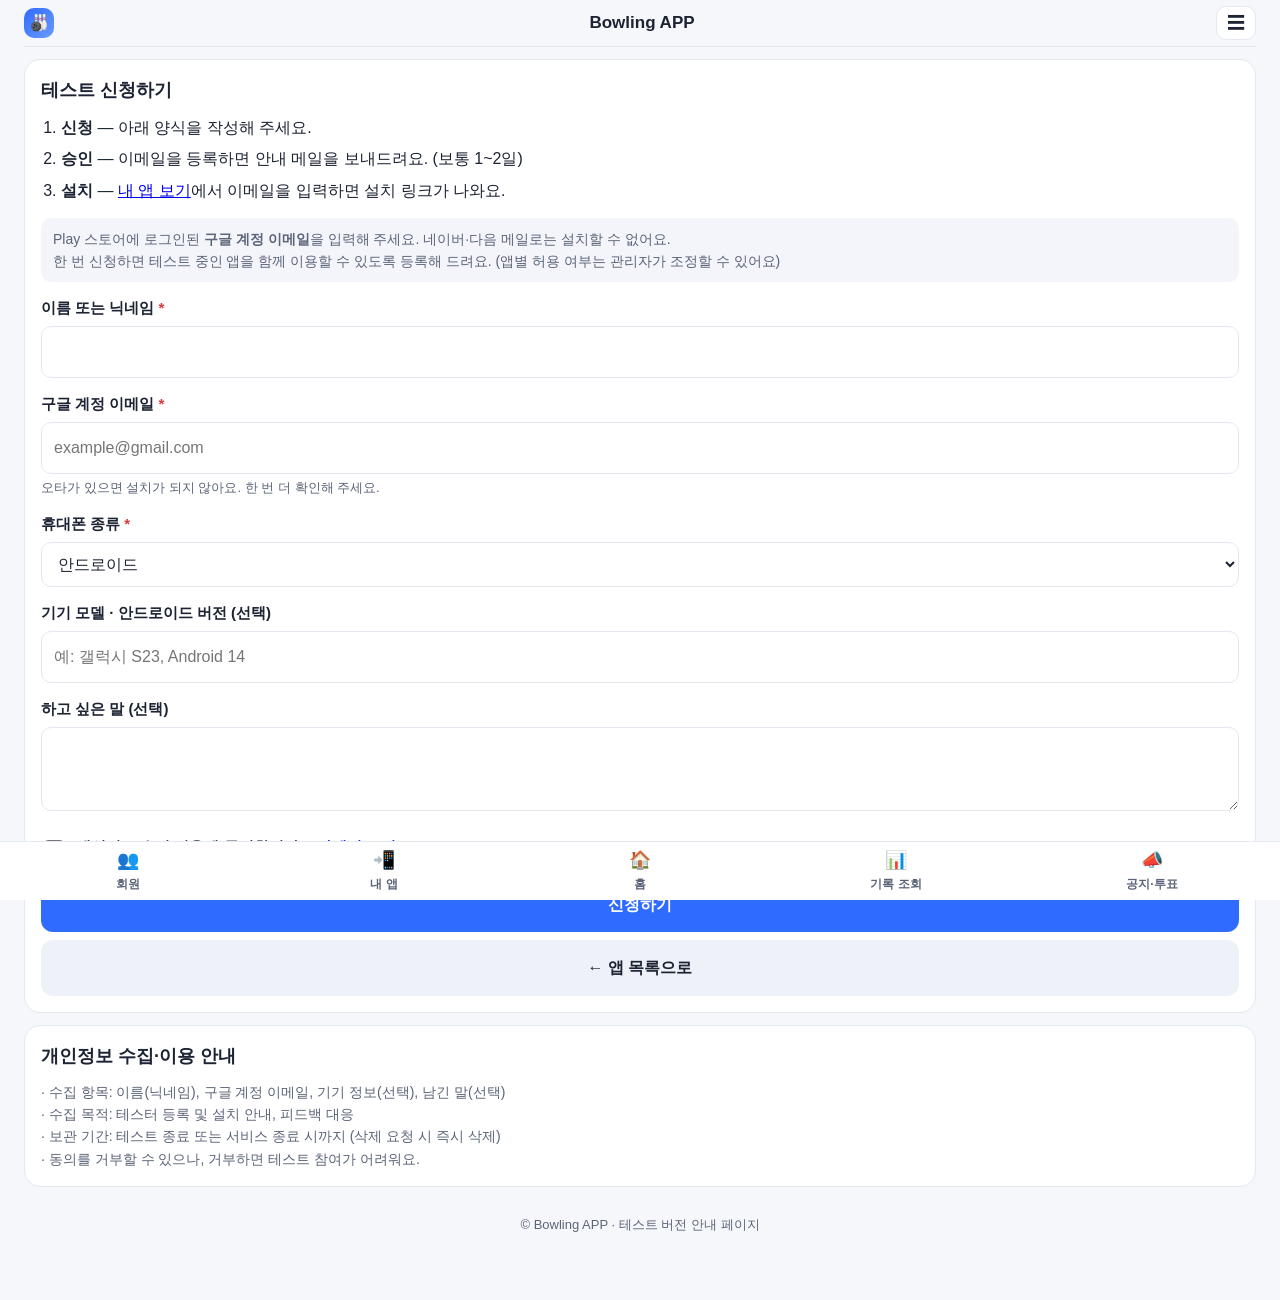
<file: apply.html>
<!doctype html>
<html lang="ko">
<head>
<meta charset="utf-8">
<meta name="viewport" content="width=device-width, initial-scale=1">

<title>테스트 신청하기</title>
<meta name="description" content="Bowling APP 테스트 버전 사용 신청 안내">
<link rel="stylesheet" href="/style.css">
<link rel="manifest" href="/manifest.webmanifest">
<meta name="theme-color" content="#14304f">
<link rel="icon" href="/favicon.ico" sizes="any">
<link rel="icon" type="image/png" sizes="32x32" href="/favicon-32.png">
<link rel="apple-touch-icon" href="/apple-touch-icon.png">
<meta name="mobile-web-app-capable" content="yes">
<meta name="apple-mobile-web-app-capable" content="yes">
<meta name="apple-mobile-web-app-title" content="볼링클럽">
</head>
<body>
<div class="wrap">
  <div class="appbar">
    <div class="topbar">
      <a class="tb-left" href="/" aria-label="홈"><span class="lg">🎳</span></a>
      <b class="tb-title" id="appName">Bowling APP</b>
      <button class="burger" id="burger" type="button" aria-label="메뉴" aria-expanded="false">☰</button>
    </div>
    <div class="dim" id="dim" hidden></div>
    <div class="dd" id="dd" hidden>
      <a class="it" href="/club"><span>🎳</span><div><b>클럽관리</b><small>회원·게임·회계·회비 (PC 볼링클럽)</small></div></a>
      <a class="it" href="/admin"><span>🔐</span><div><b>관리</b><small>관리자 전용</small></div></a>
    </div>
  </div>

    <section class="card" id="mainCard">
    <h2>테스트 신청하기</h2>
    <ol class="steps">
      <li><b>신청</b> — 아래 양식을 작성해 주세요.</li>
      <li><b>승인</b> — 이메일을 등록하면 안내 메일을 보내드려요. (보통 1~2일)</li>
      <li><b>설치</b> — <a href="/apps">내 앱 보기</a>에서 이메일을 입력하면 설치 링크가 나와요.</li>
    </ol>
    <!-- 신청 양식 -->
    <div class="panel" id="panelNew">
      <form id="form" novalidate>
        <div class="note">Play 스토어에 로그인된 <b>구글 계정 이메일</b>을 입력해 주세요. 네이버·다음 메일로는 설치할 수 없어요.<br>한 번 신청하면 테스트 중인 앱을 함께 이용할 수 있도록 등록해 드려요. (앱별 허용 여부는 관리자가 조정할 수 있어요)</div>

        <label for="name">이름 또는 닉네임 <span class="req">*</span></label>
        <input type="text" id="name" maxlength="50" autocomplete="nickname" required>

        <label for="email">구글 계정 이메일 <span class="req">*</span></label>
        <input type="email" id="email" maxlength="254" autocomplete="email" inputmode="email" placeholder="example@gmail.com" required>
        <div class="hint">오타가 있으면 설치가 되지 않아요. 한 번 더 확인해 주세요.</div>

        <label for="os">휴대폰 종류 <span class="req">*</span></label>
        <select id="os" required>
          <option value="android">안드로이드</option>
          <option value="iphone">아이폰</option>
        </select>

        <label for="device">기기 모델 · 안드로이드 버전 (선택)</label>
        <input type="text" id="device" maxlength="100" placeholder="예: 갤럭시 S23, Android 14">

        <label for="message">하고 싶은 말 (선택)</label>
        <textarea id="message" maxlength="500"></textarea>

        <!-- 봇 방지용 숨김 입력칸 -->
        <div class="hp" aria-hidden="true"><label>website<input type="text" id="website" tabindex="-1" autocomplete="off"></label></div>

        <label class="check">
          <input type="checkbox" id="consent">
          <span>개인정보 수집·이용에 동의합니다. <span class="req">*</span>
            <a href="#privacy">자세히 보기</a></span>
        </label>

        <div class="msg" id="formMsg" role="alert"></div>
        <button class="btn" id="submitBtn" type="submit" style="margin-top:16px">신청하기</button>
        <a class="btn ghost" href="/join" style="margin-top:8px">← 앱 목록으로</a>
      </form>
    </div>

    <!-- 신청 완료 -->
    <div class="panel done" id="panelDone" hidden>
      <div class="ico">✅</div>
      <h2>신청이 접수되었어요</h2>
      <p class="tag">이메일이 등록되면(보통 1~2일) 안내 메일을 보내드려요.<br>승인 후에는 <b>내 앱 보기</b>에서 이메일로 설치 링크를 확인할 수 있어요.</p>
      <div class="note" id="doneMail" style="text-align:left"></div>
      <a class="btn" href="/apps" style="margin-top:12px">내 앱 보기로 이동</a>
      <a class="btn ghost" href="/join" style="margin-top:8px">앱 목록으로</a>
    </div>
  </section>

  <section class="card" id="privacy">
    <h2>개인정보 수집·이용 안내</h2>
    <p class="tag" style="font-size:14px">
      · 수집 항목: 이름(닉네임), 구글 계정 이메일, 기기 정보(선택), 남긴 말(선택)<br>
      · 수집 목적: 테스터 등록 및 설치 안내, 피드백 대응<br>
      · 보관 기간: 테스트 종료 또는 서비스 종료 시까지 (삭제 요청 시 즉시 삭제)<br>
      · 동의를 거부할 수 있으나, 거부하면 테스트 참여가 어려워요.
    </p>
  </section>
  <footer>© Bowling APP · 테스트 버전 안내 페이지</footer>
</div>
<script src="/common.js"></script>
<script src="/exit.js?v=20261120a"></script>
<script>
fetch(fn("status"), { headers }).then((r) => r.json()).then((s) => {
  if (s.appName) $("appName").textContent = s.appName;
  if (!s.accepting) { $("submitBtn").disabled = true; $("submitBtn").textContent = "신청이 마감되었어요"; }
}).catch(() => {});
$("form").addEventListener("submit", async (e) => {
  e.preventDefault();
  const msg = $("formMsg");
  msg.className = "msg"; msg.textContent = "";
  const fail = (t) => { msg.className = "msg err"; msg.textContent = t; };

  const name = $("name").value.trim();
  const email = $("email").value.trim();
  if (!name) return fail("이름(닉네임)을 입력해 주세요.");
  if (!EMAIL_RE.test(email)) return fail("이메일 형식을 확인해 주세요.");
  if ($("os").value !== "android") return fail("안드로이드 기기에서만 설치할 수 있어요.");
  if (!$("consent").checked) return fail("개인정보 수집·이용에 동의해 주세요.");

  const btn = $("submitBtn");
  btn.disabled = true; btn.textContent = "접수 중…";
  try {
    const res = await fetch(fn("apply"), {
      method: "POST", headers,
      body: JSON.stringify({
        name, email, os: $("os").value,
        device: $("device").value, message: $("message").value,
        consent: true, website: $("website").value,
      }),
    });
    const data = await res.json().catch(() => ({}));
    if (!res.ok) { fail(data.error || "오류가 발생했어요. 잠시 후 다시 시도해 주세요."); btn.disabled = false; btn.textContent = "신청하기"; return; }
    $("panelNew").hidden = true;
    $("panelDone").hidden = false;
    $("doneMail").textContent = data.mailSent
      ? "접수 확인 메일을 보냈어요. 메일이 안 보이면 스팸함을 확인해 주세요."
      : "신청하신 이메일: " + email + " (오타가 있다면 블로그 댓글로 알려 주세요)";
    window.scrollTo({ top: $("mainCard").offsetTop - 12, behavior: "smooth" });
  } catch {
    fail("네트워크 오류가 발생했어요. 잠시 후 다시 시도해 주세요.");
    btn.disabled = false; btn.textContent = "신청하기";
  }
});
</script>
</body>
</html>
</file>
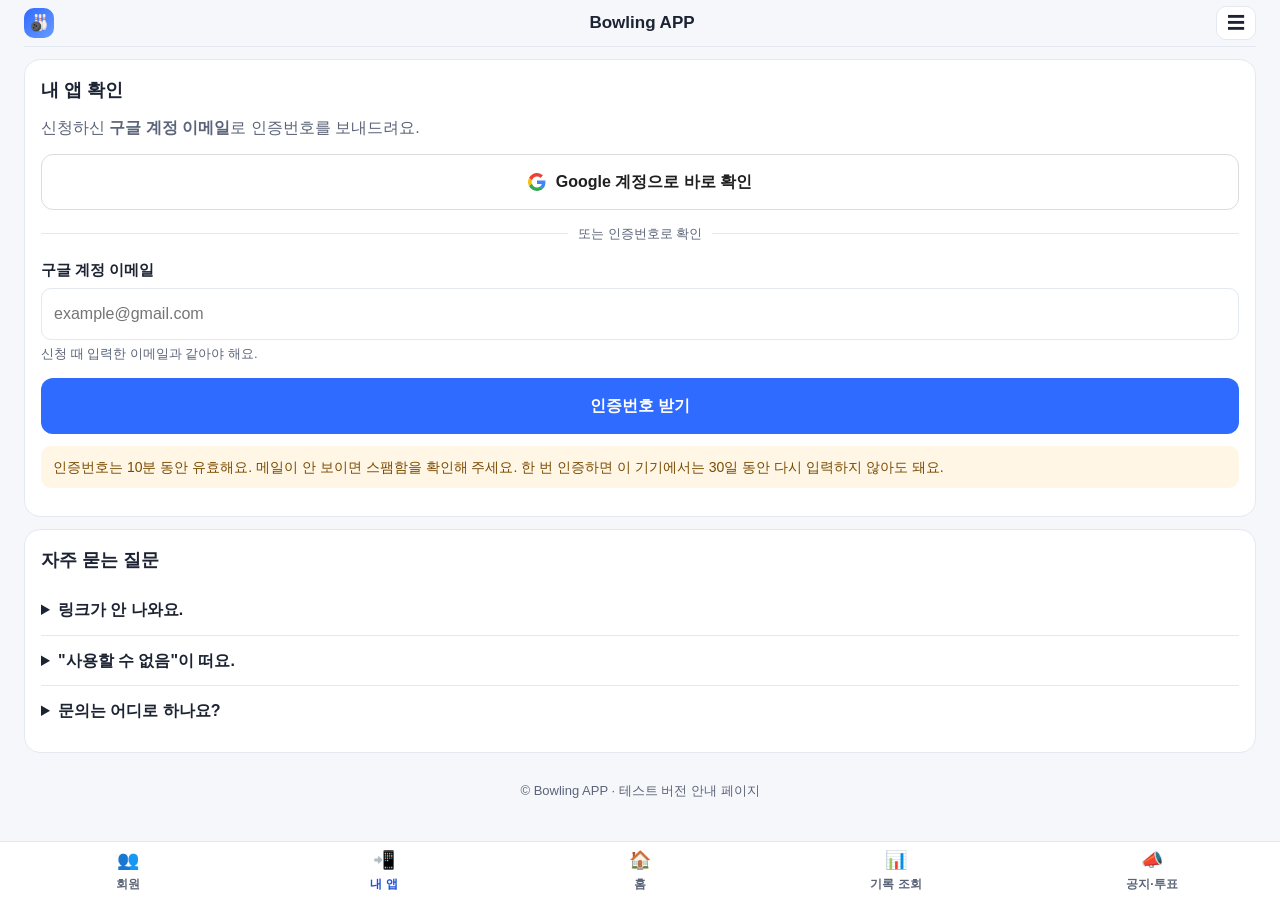
<file: apps.html>
<!doctype html>
<html lang="ko">
<head>
<meta charset="utf-8">
<meta name="viewport" content="width=device-width, initial-scale=1">
<meta name="robots" content="noindex,nofollow">

<title>내 앱 보기</title>
<meta name="description" content="Bowling APP 테스트 버전 사용 신청 안내">
<link rel="stylesheet" href="/style.css">
<link rel="manifest" href="/manifest.webmanifest">
<meta name="theme-color" content="#14304f">
<link rel="icon" href="/favicon.ico" sizes="any">
<link rel="icon" type="image/png" sizes="32x32" href="/favicon-32.png">
<link rel="apple-touch-icon" href="/apple-touch-icon.png">
<meta name="mobile-web-app-capable" content="yes">
<meta name="apple-mobile-web-app-capable" content="yes">
<meta name="apple-mobile-web-app-title" content="볼링클럽">
</head>
<body>
<div class="wrap">
  <div class="appbar">
    <div class="topbar">
      <a class="tb-left" href="/" aria-label="홈"><span class="lg">🎳</span></a>
      <b class="tb-title" id="appName">Bowling APP</b>
      <button class="burger" id="burger" type="button" aria-label="메뉴" aria-expanded="false">☰</button>
    </div>
    <div class="dim" id="dim" hidden></div>
    <div class="dd" id="dd" hidden>
      <a class="it" href="/club"><span>🎳</span><div><b>클럽관리</b><small>회원·게임·회계·회비 (PC 볼링클럽)</small></div></a>
      <a class="it" href="/admin"><span>🔐</span><div><b>관리</b><small>관리자 전용</small></div></a>
    </div>
  </div>

    <section class="card">
    <h2>내 앱 확인</h2>
    <p class="lead" id="stepLead">신청하신 <b>구글 계정 이메일</b>로 인증번호를 보내드려요.</p>

    <div id="gBox"></div>
    <div class="orline" id="gOr">또는 인증번호로 확인</div>
    <form id="reqForm" novalidate>
      <label for="lookupEmail">구글 계정 이메일</label>
      <input type="email" id="lookupEmail" maxlength="254" autocomplete="email" inputmode="email" placeholder="example@gmail.com">
      <div class="hint">신청 때 입력한 이메일과 같아야 해요.</div>
      <div class="msg" id="reqMsg" role="status"></div>
      <button class="btn" id="reqBtn" type="submit" style="margin-top:14px">인증번호 받기</button>
    </form>

    <form id="codeForm" novalidate hidden>
      <div class="note" id="sentNote"></div>
      <label for="codeInput">인증번호 6자리</label>
      <input type="text" id="codeInput" maxlength="6" inputmode="numeric" pattern="[0-9]*" autocomplete="one-time-code" placeholder="000000">
      <div class="msg" id="codeMsg" role="status"></div>
      <button class="btn" id="codeBtn" type="submit" style="margin-top:14px">확인</button>
      <button class="btn ghost" id="resendBtn" type="button" style="margin-top:8px">인증번호 다시 받기</button>
      <button class="btn ghost" id="backBtn" type="button" style="margin-top:8px">이메일 다시 입력</button>
    </form>

    <div class="note warn">인증번호는 10분 동안 유효해요. 메일이 안 보이면 스팸함을 확인해 주세요. 한 번 인증하면 이 기기에서는 30일 동안 다시 입력하지 않아도 돼요.</div>
  </section>

  <section class="card">
    <h2>자주 묻는 질문</h2>
    <details><summary>링크가 안 나와요.</summary><p>신청 후 관리자가 승인하면 링크가 나타나요. 승인 대기 중이거나, 앱 등록이 끝나지 않았을 수 있어요. 안내 메일을 받은 뒤 다시 확인해 주세요.</p></details>
    <details><summary>"사용할 수 없음"이 떠요.</summary><p>신청한 구글 계정과 다른 계정으로 Play 스토어에 로그인된 경우가 많아요. 신청한 계정으로 로그인했는지 확인해 주세요.</p></details>
    <details><summary>문의는 어디로 하나요?</summary><p>블로그 비밀 댓글이나 안내 메일에 회신해 주세요.</p></details>
  </section>
  <footer>© Bowling APP · 테스트 버전 안내 페이지</footer>
</div>
<script src="/common.js"></script>
<script src="/exit.js?v=20261123c"></script>
<script src="/google.js?v=20261123b"></script>
<script>
fetch(fn("status"), { headers }).then((r) => r.json()).then((s) => { if (s.appName) $("appName").textContent = s.appName; }).catch(() => {});
function auth(path, body) {
  return fetch(fn(path), { method: "POST", headers, body: JSON.stringify(body) })
    .then(async (r) => ({ ok: r.ok, status: r.status, d: await r.json().catch(() => ({})) }));
}
// 이미 인증된 기기면 바로 내 앱 화면으로
const nextQ = new URLSearchParams(location.search).get("next");
const DEST = nextQ === "/home" ? "/" : nextQ === "/records" ? "/records" : nextQ === "/myapps" ? "/myapps" : "/myapps";
try { if (localStorage.getItem("authToken")) location.replace(DEST); } catch {}
$("gBox").append(googleButton("Google 계정으로 바로 확인"));
googleFinish().then((g) => {
  if (g && g.token) location.replace(DEST);
  else if (g && g.error) say("reqMsg", "err", googleErrorText(g.error));
});

let email = "", cool = 0, timer = null;
const say = (id, cls, t) => { const m = $(id); m.className = "msg" + (cls ? " " + cls : ""); m.textContent = t; };
function startCool(sec) {
  cool = sec; clearInterval(timer);
  const b = $("resendBtn");
  const tick = () => { if (cool <= 0) { clearInterval(timer); b.disabled = false; b.textContent = "인증번호 다시 받기"; } else { b.disabled = true; b.textContent = `다시 받기 (${cool}초)`; cool--; } };
  tick(); timer = setInterval(tick, 1000);
}
async function sendCode(btn, label) {
  let sent = false;
  btn.disabled = true; btn.textContent = "보내는 중…";
  try {
    const { ok, status, d } = await auth("auth-request", { email });
    if (!ok) {
      const t = d.error === "mail_not_configured" || d.error === "mail_failed" ? "인증 메일을 보낼 수 없어요. 관리자에게 문의해 주세요." : (d.error || "오류가 발생했어요. 잠시 후 다시 시도해 주세요.");
      say($("codeForm").hidden ? "reqMsg" : "codeMsg", "err", t); return false;
    }
    $("reqForm").hidden = true; $("codeForm").hidden = false;
    $("stepLead").textContent = "메일로 받은 인증번호를 입력해 주세요.";
    $("sentNote").textContent = `${email} 로 인증번호를 보냈어요. (신청한 이메일이 아니면 메일이 오지 않아요)`;
    say("codeMsg", "", ""); $("codeInput").value = ""; $("codeInput").focus(); startCool(60);
    return true;
  } catch { say($("codeForm").hidden ? "reqMsg" : "codeMsg", "err", "네트워크 오류가 발생했어요. 잠시 후 다시 시도해 주세요."); return false; }
  finally { btn.textContent = label; if (!sent) btn.disabled = false; }
}
$("reqForm").addEventListener("submit", (e) => {
  e.preventDefault(); say("reqMsg", "", "");
  email = $("lookupEmail").value.trim().toLowerCase();
  if (!EMAIL_RE.test(email)) return say("reqMsg", "err", "이메일 형식을 확인해 주세요.");
  sendCode($("reqBtn"), "인증번호 받기");
});
$("resendBtn").addEventListener("click", () => sendCode($("resendBtn"), "인증번호 다시 받기"));
$("backBtn").addEventListener("click", () => {
  clearInterval(timer); $("codeForm").hidden = true; $("reqForm").hidden = false;
  $("stepLead").innerHTML = "신청하신 <b>구글 계정 이메일</b>로 인증번호를 보내드려요."; say("reqMsg", "", "");
});
$("codeForm").addEventListener("submit", async (e) => {
  e.preventDefault(); say("codeMsg", "", "");
  const code = $("codeInput").value.trim();
  if (!/^\d{6}$/.test(code)) return say("codeMsg", "err", "인증번호 6자리를 입력해 주세요.");
  const btn = $("codeBtn"); btn.disabled = true; btn.textContent = "확인 중…";
  try {
    const { ok, d } = await auth("auth-verify", { email, code });
    if (!ok) return say("codeMsg", "err", d.error || "인증하지 못했어요. 다시 시도해 주세요.");
    try { localStorage.setItem("authToken", d.token); } catch { return say("codeMsg", "err", "이 브라우저에서는 인증 상태를 저장할 수 없어요. 사생활 보호 모드를 끄고 다시 시도해 주세요."); }
    location.href = DEST;
  } catch { say("codeMsg", "err", "네트워크 오류가 발생했어요. 잠시 후 다시 시도해 주세요."); }
  finally { btn.disabled = false; btn.textContent = "확인"; }
});
</script>
</body>
</html>
</file>
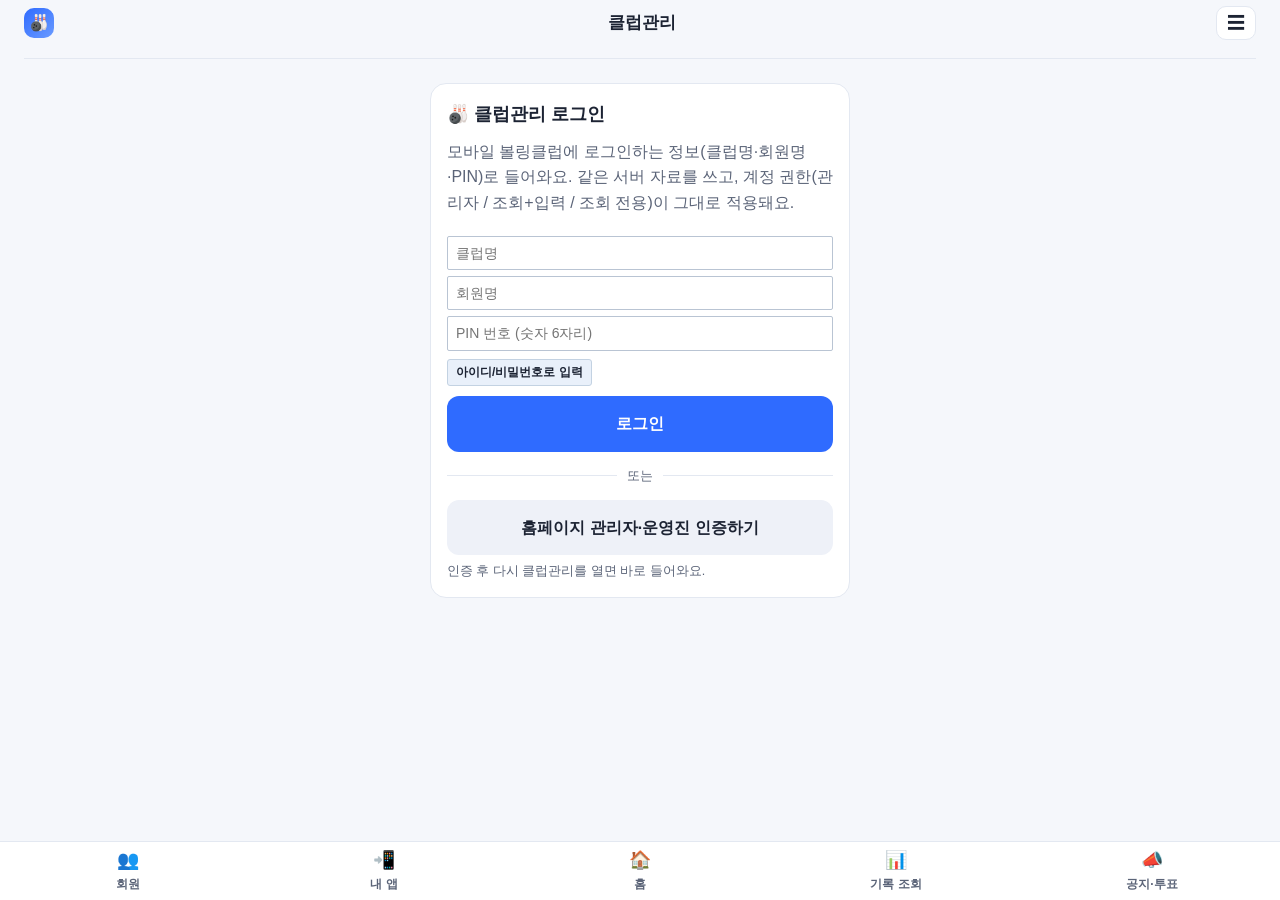
<file: club.html>
<!doctype html>
<html lang="ko">
<head>
<meta charset="utf-8">
<meta name="viewport" content="width=device-width, initial-scale=1">
<meta name="robots" content="noindex,nofollow">
<title>클럽관리</title>
<meta name="description" content="볼링클럽 관리 (PC 볼링클럽 웹 버전)">
<link rel="stylesheet" href="/style.css">
<link rel="stylesheet" href="/club.css?v=20261127c">
<link rel="manifest" href="/manifest.webmanifest">
<meta name="theme-color" content="#14304f">
<link rel="icon" href="/favicon.ico" sizes="any">
<link rel="icon" type="image/png" sizes="32x32" href="/favicon-32.png">
<link rel="apple-touch-icon" href="/apple-touch-icon.png">
<meta name="mobile-web-app-capable" content="yes">
<meta name="apple-mobile-web-app-capable" content="yes">
<meta name="apple-mobile-web-app-title" content="볼링클럽">
</head>
<body class="pc">
<div class="wrap">
  <div class="appbar">
    <div class="topbar">
      <a class="tb-left" href="/" aria-label="홈"><span class="lg">🎳</span></a>
      <b class="tb-title" id="appName">클럽관리</b>
      <button class="burger" id="burger" type="button" aria-label="메뉴" aria-expanded="false">☰</button>
    </div>
    <div class="dim" id="dim" hidden></div>
    <div class="dd" id="dd" hidden>
      <a class="it" href="/club" aria-current="page"><span>🎳</span><div><b>클럽관리</b><small>회원·게임·회계·회비 (PC 볼링클럽)</small></div></a>
      <a class="it" href="/admin"><span>🔐</span><div><b>관리</b><small>관리자 전용</small></div></a>
    </div>
    <div class="fix" id="fix">
      <div class="pchead" id="pchead" hidden>
        <div class="pcnav" id="pcnav"></div>
        <div class="pcsub" id="pcsub"></div>
        <div class="pcwho"><span id="authStatus"></span><button type="button" class="pcbtn" id="logoutBtn">로그아웃</button></div>
      </div>
    </div>
  </div>
  <main id="view"><section class="card"><p class="tag">불러오는 중…</p></section></main>
</div>
<div class="pcmodal" id="modal" hidden><div class="pcdlg" role="dialog" aria-modal="true"><div class="pcdlg-h" id="modalTitle"></div><div class="pcdlg-b" id="modalBody"></div><div class="pcdlg-f" id="modalFoot"></div></div></div>
<div class="pcmenu" id="fileMenu" hidden></div>
<div class="toastc" id="toastc" hidden></div>
<script src="/common.js"></script>
<script src="/exit.js?v=20261123c"></script>
<script src="/club.js?v=20261128a"></script>
<script src="/album.js?v=20261127d"></script>
<script src="/tablet.js?v=20261128a"></script>
</body>
</html>
</file>
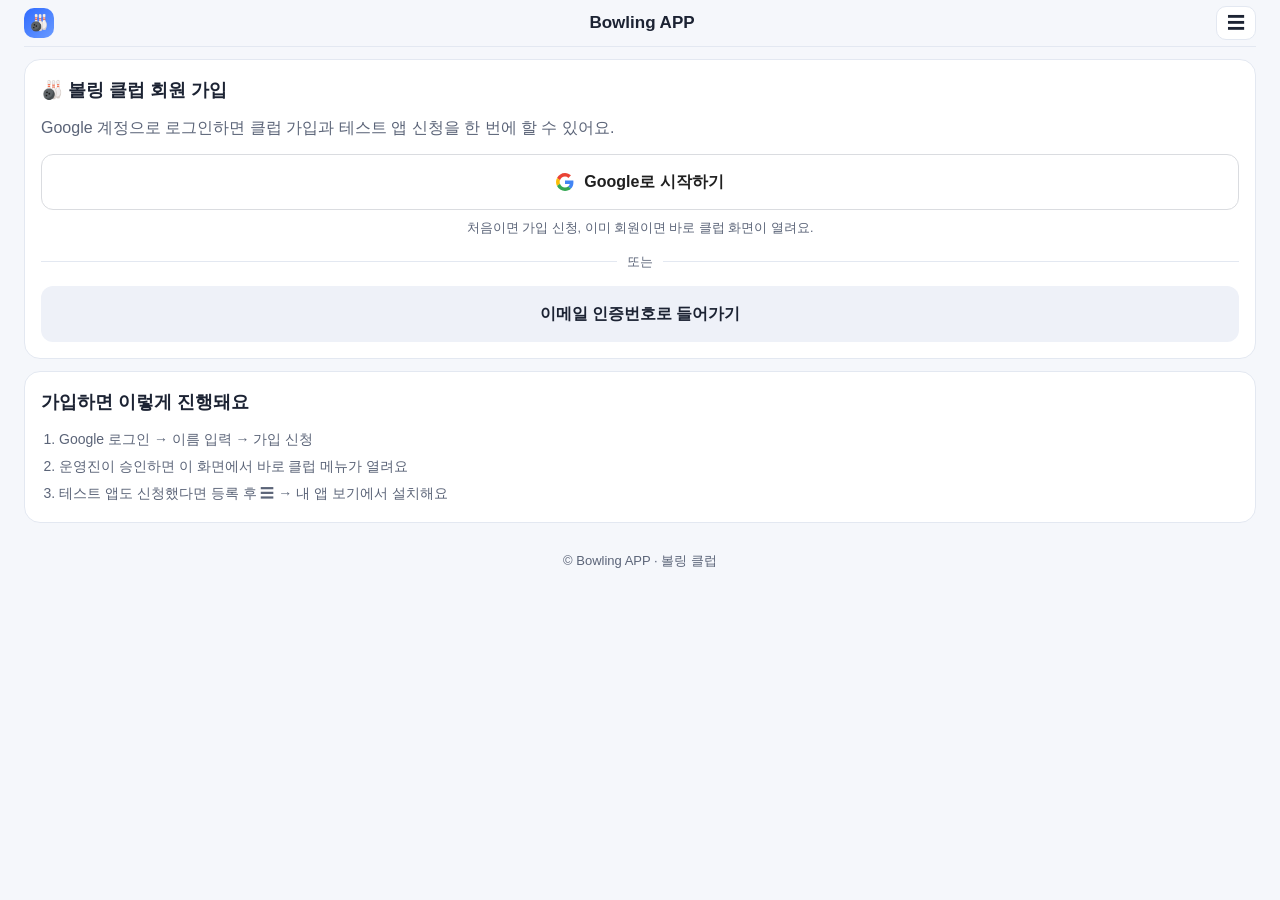
<file: home.html>
<!doctype html>
<html lang="ko">
<head>
<meta charset="utf-8">
<meta name="viewport" content="width=device-width, initial-scale=1">

<title>Bowling APP 홈</title>
<meta name="description" content="Bowling APP 테스트 센터 홈">
<link rel="stylesheet" href="/style.css">
</head>
<body>
<div class="wrap">
  <div class="appbar">
    <div class="topbar">
      <a class="tb-left" href="/home" aria-label="홈"><span class="lg">🎳</span></a>
      <b class="tb-title" id="appName">Bowling APP</b>
      <button class="burger" id="burger" type="button" aria-label="메뉴" aria-expanded="false">☰</button>
    </div>
    <div class="dim" id="dim" hidden></div>
    <div class="dd" id="dd" hidden>
      <a class="it" href="/join"><span>📝</span><div><b>신청하기</b><small>테스트 앱 사용 신청</small></div></a>
      <a class="it" href="/apps"><span>📲</span><div><b>내 앱 보기</b><small>이메일 인증 · 설치 링크</small></div></a>
      <a class="it" href="/admin"><span>🔐</span><div><b>로그인</b><small>관리자 전용</small></div></a>
    </div>
  <div class="fix" id="fix"></div>
  </div>

      <main id="view"><section class="card"><p class="tag">불러오는 중…</p></section></main>
  <footer>© Bowling APP · 볼링 클럽</footer>
</div>
<nav class="bnav" id="bnav" hidden aria-label="클럽 메뉴">
  <a href="#/" data-r="home"><span>🏠</span>홈</a>
  <a href="#/members" data-r="members"><span>👥</span>회원</a>
  <a href="#/lessons" data-r="lessons"><span>🎓</span>강의</a>
  <a href="#/notices" data-r="notices"><span>📣</span>공지·투표</a>
</nav>
<div class="toastc" id="toastc" hidden></div>
<script src="/common.js"></script>
<script src="/google.js"></script>
<script>
/* ---------- 도우미 ---------- */
function h(tag, props = {}, ...kids) {
  const e = document.createElement(tag);
  for (const [k, v] of Object.entries(props || {})) {
    if (k === "class") e.className = v;
    else if (k === "style") e.style.cssText = v;
    else if (k.startsWith("on")) e[k] = v;
    else if (v === true) e.setAttribute(k, "");
    else if (v !== false && v != null) e.setAttribute(k, v);
  }
  for (const kid of kids.flat()) { if (kid == null || kid === false) continue; e.append(kid.nodeType ? kid : document.createTextNode(String(kid))); }
  return e;
}
const view = $("view");
let toastT;
function toast(t) { const e = $("toastc"); e.textContent = t; e.hidden = false; clearTimeout(toastT); toastT = setTimeout(() => e.hidden = true, 3000); }
const DAYS = ["일", "월", "화", "수", "목", "금", "토"];
function fmt(iso, withDay = true) {
  if (!iso) return "";
  const d = new Date(iso); const p = (n) => String(n).padStart(2, "0");
  return `${d.getMonth() + 1}/${d.getDate()}${withDay ? "(" + DAYS[d.getDay()] + ")" : ""} ${p(d.getHours())}:${p(d.getMinutes())}`;
}
function dday(iso) {
  if (!iso) return null;
  const ms = new Date(iso).getTime() - Date.now();
  if (ms < 0) return "마감";
  const d = Math.ceil(ms / 86400e3);
  return d <= 1 ? "마감 임박" : `D-${d}`;
}
const initial = (n) => (n || "?").trim().slice(0, 1);
const staffOf = (role) => role === "admin" || role === "staff";
const ROLE = { admin: "관리자", staff: "운영진", member: "회원" };
// 실명 + 직함 (예: 홍길동 관리자). 이름이 비었거나 직함과 같으면 직함만.
function disp(name, role) {
  const r = role === "admin" ? "관리자" : role === "staff" ? "운영진" : role === "member" ? "정회원" : "";
  name = (name || "").trim();
  if (!r) return name;
  if (!name || name === r) return r;
  return name.endsWith(" " + r) ? name : `${name} ${r}`;
}

let token = "";
try { token = localStorage.getItem("authToken") || ""; } catch {}
async function api(action, data = {}) {
  const r = await fetch(fn("club"), { method: "POST", headers, body: JSON.stringify({ token, action, ...data }) });
  const d = await r.json().catch(() => ({}));
  if (r.status === 401) { try { localStorage.removeItem("authToken"); } catch {} token = ""; guest("expired"); throw new Error("auth"); }
  if (r.status === 403 && d.error === "not_member") { await onboard(); throw new Error("auth"); }
  return { ok: r.ok, status: r.status, d };
}

/* ---------- 상단 바 / 하단 메뉴 ---------- */
function setBar(title, back) {
  $("fix").textContent = "";
  const left = document.querySelector(".tb-left");
  $("appName").textContent = title || "Bowling APP";
  if (back) { left.innerHTML = ""; left.append(h("span", {}, "‹ " + back.label)); left.setAttribute("href", back.href); }
  else { left.innerHTML = '<span class="lg">🎳</span>'; left.setAttribute("href", "#/"); }
}
function setNav(route) {
  $("bnav").hidden = !token;
  document.querySelectorAll("#bnav a").forEach((a) => a.classList.toggle("on", a.dataset.r === route));
}

/* ---------- 비회원 화면 ---------- */
function guest(reason) {
  $("bnav").hidden = true; setBar("Bowling APP");
  view.textContent = "";
  const c = h("section", { class: "card" }, h("h2", {}, "🎳 볼링 클럽 회원 가입"),
    h("p", { class: "lead" }, "Google 계정으로 로그인하면 클럽 가입과 테스트 앱 신청을 한 번에 할 수 있어요."));
  if (reason === "expired") c.append(h("div", { class: "msg info" }, "인증이 만료되었어요. 다시 로그인해 주세요."));
  else if (reason) c.append(h("div", { class: "msg err" }, googleErrorText(reason)));
  c.append(h("div", { style: "margin-top:14px" }, googleButton("Google로 시작하기")),
    h("small", { class: "mut", style: "display:block;margin-top:8px;text-align:center" }, "처음이면 가입 신청, 이미 회원이면 바로 클럽 화면이 열려요."),
    h("div", { class: "orline" }, "또는"),
    h("a", { class: "btn ghost", href: "/apps?next=%2Fhome" }, "이메일 인증번호로 들어가기"));
  view.append(c,
    h("section", { class: "card" }, h("h2", {}, "가입하면 이렇게 진행돼요"),
      h("ol", { class: "mut", style: "font-size:14px;line-height:1.9;padding-left:18px;margin:6px 0 0" },
        h("li", {}, "Google 로그인 → 이름 입력 → 가입 신청"),
        h("li", {}, "운영진이 승인하면 이 화면에서 바로 클럽 메뉴가 열려요"),
        h("li", {}, "테스트 앱도 신청했다면 등록 후 ☰ → 내 앱 보기에서 설치해요"))));
}

/* ---------- 가입 신청 / 승인 대기 ---------- */
async function signupApi(action, data = {}) {
  const r = await fetch(fn("signup"), { method: "POST", headers, body: JSON.stringify({ token, action, ...data }) });
  const d = await r.json().catch(() => ({}));
  if (r.status === 401) { try { localStorage.removeItem("authToken"); } catch {} token = ""; guest("expired"); throw new Error("auth"); }
  return { ok: r.ok, d };
}
async function logout() {
  try { await fetch(fn("auth-verify"), { method: "POST", headers, body: JSON.stringify({ action: "logout", token }) }); } catch {}
  try { localStorage.removeItem("authToken"); } catch {}
  token = ""; location.hash = ""; guest();
}
const T_STATUS = { pending: ["승인 대기", "warn"], registered: ["등록 완료", "ok"], rejected: ["제외됨", "bad"] };
async function onboard(note) {
  $("bnav").hidden = true; setBar("회원 가입");
  const { d } = await signupApi("me");
  view.textContent = "";
  const m = d.member, t = d.tester;
  if (!m) return joinForm(d);
  const c = h("section", { class: "card" });
  if (m.status === "pending") c.append(h("h2", {}, "가입 신청이 접수됐어요 🙌"), h("p", { class: "lead" }, "운영진이 승인하면 이 화면에서 바로 클럽 메뉴가 열려요. 잠시만 기다려 주세요."));
  else c.append(h("h2", {}, "휴면 상태예요"), h("p", { class: "lead" }, "클럽 활동을 다시 시작하려면 운영진에게 말씀해 주세요."));
  if (note) c.append(h("div", { class: "msg info" }, note));
  const st = h("div", { style: "margin-top:12px" },
    h("div", { class: "strow" }, h("span", {}, "👤 클럽 회원"), h("span", { class: "pill " + (m.status === "pending" ? "warn" : "") }, m.status === "pending" ? "승인 대기" : "휴면")),
    h("div", { class: "strow" }, h("span", {}, "📲 테스트 앱"), t ? h("span", { class: "pill " + T_STATUS[t.status][1] }, T_STATUS[t.status][0]) : h("span", { class: "mut" }, "신청 안 함")));
  c.append(st, h("small", { class: "mut", style: "display:block;margin-top:6px" }, "로그인한 계정: " + d.email));
  if (t && t.status === "registered") c.append(h("a", { class: "btn", href: "/myapps", style: "margin-top:12px" }, "내 앱 보기 (설치 링크)"));
  c.append(h("button", { class: "btn ghost", type: "button", style: "margin-top:10px", onclick: () => onboard() }, "상태 새로고침"),
    h("button", { class: "btn ghost sm", type: "button", style: "margin-top:8px", onclick: logout }, "다른 계정으로 로그인"));
  view.append(c);
}
function joinForm(d) {
  let gName = ""; try { gName = sessionStorage.getItem("gName") || ""; } catch {}
  const name = h("input", { type: "text", maxlength: "50", placeholder: "클럽에서 쓸 이름 (닉네임)", value: (d.tester && d.tester.name) || gName });
  const avg = h("input", { type: "number", min: "0", max: "300", placeholder: "에버 (평균 점수, 선택)" });
  const wantT = h("input", { type: "checkbox" }), dev = h("input", { type: "text", maxlength: "100", placeholder: "기기 모델 (선택, 예: 갤럭시 S24)" });
  const devBox = h("div", { hidden: true }, dev);
  wantT.onchange = () => devBox.hidden = !wantT.checked;
  const agree = h("input", { type: "checkbox" });
  const msg = h("div", { class: "msg" });
  const go = h("button", { class: "btn", type: "button", style: "margin-top:14px" }, "가입 신청하기");
  const c = h("section", { class: "card" }, h("h2", {}, "회원 가입"),
    h("p", { class: "lead" }, "Google 계정 확인이 끝났어요. 이름만 입력하면 가입 신청이 돼요."),
    h("label", {}, "Google 계정"), h("input", { type: "text", value: d.email, disabled: true }),
    h("label", {}, "이름 *"), name, h("label", {}, "에버"), avg);
  if (d.tester && d.tester.status !== "rejected") c.append(h("div", { class: "msg info" }, `테스트 앱은 이미 신청되어 있어요 (${T_STATUS[d.tester.status][0]}).`));
  else if (d.testerAccepting) c.append(h("label", { class: "check" }, wantT, h("span", {}, "테스트 앱도 함께 신청할게요 ", h("small", { class: "mut" }, "(안드로이드 전용)"))), devBox);
  c.append(h("div", { class: "privacy" }, "수집 항목: 이름, Google 이메일, 에버(선택), 기기(선택)", h("br"), "이용 목적: 클럽 회원 관리, 공지·투표, 테스트 앱 배포", h("br"), "보관 기간: 탈퇴(삭제 요청) 시까지"),
    h("label", { class: "check" }, agree, h("span", {}, "개인정보 수집·이용에 동의합니다 (필수)")), msg, go,
    h("button", { class: "btn ghost sm", type: "button", style: "margin-top:8px", onclick: logout }, "다른 계정으로 로그인"));
  go.onclick = async () => {
    const say = (t) => { msg.className = "msg err"; msg.textContent = t; };
    if (!name.value.trim()) return say("이름을 입력해 주세요.");
    if (!agree.checked) return say("개인정보 수집·이용에 동의해 주세요.");
    go.disabled = true;
    try {
      const r = await signupApi("join", { name: name.value, avg_score: avg.value, consent: true, tester: wantT.checked, device: dev.value });
      if (!r.ok) { go.disabled = false; return say(r.d.error || "가입 신청을 하지 못했어요."); }
      await onboard(r.d.testerNote || null);
    } catch (e) { go.disabled = false; if (e.message !== "auth") say("잠시 후 다시 시도해 주세요."); }
  };
  view.append(c);
}

/* ---------- 홈 ---------- */
async function vHome() {
  setBar(); setNav("home");
  const { d } = await api("home");
  view.textContent = "";
  view.append(h("div", { class: "pagehead" }, h("p", { class: "tag" }, `${disp(d.me.name, d.me.role)}님, 안녕하세요 👋`), h("span", { class: "badge" }, `클럽 회원 ${d.memberCount}명`)));
  view.append(h("section", { class: "card" }, h("h2", {}, "빠른 메뉴"), h("div", { class: "grid4" },
    h("a", { class: "q", href: "#/members" }, h("b", {}, "👥"), "회원"), h("a", { class: "q", href: "#/lessons" }, h("b", {}, "🎓"), "강의"),
    h("a", { class: "q", href: "#/notices" }, h("b", {}, "📣"), "공지"), h("a", { class: "q", href: "#/notices" }, h("b", {}, "🗳️"), "투표")),
    h("div", { class: "grid4", style: "margin-top:8px" }, h("a", { class: "q", href: "/myapps" }, h("b", {}, "📲"), "내 앱"),
      d.me.role === "admin" ? h("a", { class: "q", href: "/admin" }, h("b", {}, "🔐"), "관리") : null)));
  const nx = d.next, c = h("section", { class: "card" }, h("h2", {}, "다음 모임"));
  if (!nx) c.append(h("p", { class: "tag" }, "예정된 모임이 없어요."));
  else {
    c.append(h("b", { style: "display:block" }, `${fmt(nx.event_at)}`), h("span", { class: "mut" }, `${nx.title}${nx.place ? " · " + nx.place : ""}`));
    if (nx.poll) {
      const tot = nx.poll.options.reduce((s, o) => s + o.count, 0), first = nx.poll.options[0];
      c.append(h("div", { class: "bar2" }, h("i", { style: `width:${tot && first ? Math.round(first.count / tot * 100) : 0}%` })),
        h("small", { class: "mut" }, nx.poll.options.map((o) => `${o.label} ${o.count}명`).join(" · ")));
    }
    c.append(h("a", { class: "btn", href: "#/notice/" + nx.id, style: "margin-top:10px" }, nx.poll && nx.poll.mineDone ? "투표 확인 · 바꾸기" : "투표하러 가기"));
  }
  view.append(c);
  const r = h("section", { class: "card" }, h("h2", {}, "최근 공지"));
  if (!d.recent.length) r.append(h("p", { class: "tag" }, "아직 공지가 없어요."));
  for (const n of d.recent) r.append(h("a", { class: "li", href: "#/notice/" + n.id }, n.pinned ? h("span", { class: "pin" }, "고정") : null, n.title));
  view.append(r, h("button", { class: "btn ghost sm", type: "button", style: "margin-top:14px", onclick: () => { if (confirm("이 기기에서 로그아웃할까요?")) logout(); } }, "로그아웃"));
}

/* ---------- 공지 · 투표 목록 ---------- */
async function vNotices() {
  setBar("공지 · 투표"); setNav("notices");
  const { d } = await api("notices");
  view.textContent = "";
  $("fix").append(h("div", { class: "hd" }, "공지 · 투표"));
  if (staffOf(d.role)) view.append(h("a", { class: "btn ghost sm", href: "#/new" }, "+ 공지·투표 올리기 (운영진)"));
  if (!d.notices.length) view.append(h("section", { class: "card" }, h("p", { class: "tag" }, "아직 공지가 없어요.")));
  for (const n of d.notices) {
    const dd = dday(n.deadline);
    const st = n.pollCount === 0 ? null : n.myDone >= n.pollCount ? h("span", { class: "pill ok" }, `투표 완료 ${n.myDone}/${n.pollCount}`) : h("span", { class: "pill bad" }, `투표 필요 ${n.myDone}/${n.pollCount}`);
    view.append(h("a", { class: "li", href: "#/notice/" + n.id },
      h("div", {}, n.pinned ? h("span", { class: "pin" }, "고정") : null, h("b", {}, n.title)),
      h("small", {}, `${fmt(n.created_at, false)}${n.event_at ? " · 모임 " + fmt(n.event_at) : ""}${dd ? " · " + dd : ""} `), st));
  }
}

/* ---------- 공지 상세 (투표 여러 개) ---------- */
async function vNotice(id) {
  setBar("공지 상세", { label: "공지", href: "#/notices" }); setNav("notices");
  const { ok, d } = await api("notice", { id });
  if (!ok) { view.textContent = ""; view.append(h("section", { class: "card" }, h("p", {}, d.error || "불러오지 못했어요."))); return; }
  const { notice: n, polls, waiting } = d;
  const open = polls.filter((p) => !p.closed);
  let editing = open.some((p) => !p.myDone);
  const sel = new Map(polls.map((p) => [p.id, new Set(p.options.filter((o) => o.mine).map((o) => o.id))]));
  let flash = history.state && history.state.flash;
  const staff = staffOf(d.role);

  function draw() {
    view.textContent = "";
    view.append(h("div", { style: "padding:14px 2px 2px" },
      n.pinned ? h("span", { class: "pin" }, "고정") : null,
      h("h2", { style: "font-size:19px;margin:6px 0" }, n.title),
      h("div", { class: "mut" }, `${disp(n.author, n.author_role) || "운영진"} · ${fmt(n.created_at, false)}`),
      n.event_at ? h("div", { style: "margin-top:6px;font-weight:600" }, `📅 ${fmt(n.event_at)}${n.place ? " · " + n.place : ""}`) : null,
      n.body ? h("p", { style: "font-size:14.5px;margin:8px 0;white-space:pre-wrap" }, n.body) : null,
      n.deadline ? h("span", { class: "pill " + (n.expired ? "" : "bad") }, n.expired ? "투표 마감됨" : `마감 ${fmt(n.deadline)} · ${dday(n.deadline)}`) : null));
    if (flash) view.append(h("div", { class: "banner ok" }, flash));
    const done = polls.filter((p) => p.myDone).length;
    if (polls.length) view.append(h("div", { style: "display:flex;align-items:center;gap:10px;margin-top:10px;font-size:13px" }, h("b", {}, `내 투표 ${done} / ${polls.length}`), h("div", { class: "bar2", style: "flex:1;margin:0" }, h("i", { style: `width:${polls.length ? done / polls.length * 100 : 0}%` }))));
    polls.forEach((p, i) => view.append(pollCard(p, i)));
    // 미투표 대기자
    const w = waiting;
    const wc = h("section", { class: "card" });
    if (w.count === 0) wc.append(h("b", {}, "🎉 모두 투표했어요"));
    else {
      wc.append(h("b", {}, `⏳ 미투표 대기자 ${w.count}명`), h("small", { class: "mut" }, ` / 전체 ${w.total}명`));
      wc.append(h("div", { style: "display:flex;flex-wrap:wrap;gap:6px;margin-top:8px" }, w.names.map((nm) => h("span", { class: "pill" }, nm))));
      if (w.meWaiting) wc.append(h("div", { class: "banner warn" }, "아직 내 투표가 끝나지 않았어요. 투표하면 이 명단에서 빠져요."));
    }
    if (n.exclude_rule === "any") wc.append(h("small", { class: "mut", style: "display:block;margin-top:6px" }, "※ 하나라도 투표하면 명단에서 제외돼요."));
    view.append(wc);
    if (editing && open.length) {
      const cnt = [...sel.entries()].filter(([pid, s]) => open.some((p) => p.id === pid) && s.size).length;
      const b = h("button", { class: "btn", type: "button", style: "margin-top:8px", disabled: cnt === 0 }, `투표 제출 (${cnt}/${open.length})`);
      b.onclick = submit; view.append(b);
    } else if (open.length) {
      view.append(h("button", { class: "btn ghost", type: "button", style: "margin-top:8px", onclick: () => { editing = true; flash = null; draw(); } }, "투표 다시 하기"));
    }
    if (staff) {
      const row = h("div", { style: "display:flex;gap:8px;flex-wrap:wrap;margin-top:12px" },
        h("a", { class: "btn ghost sm", style: "width:auto", href: "#/waiting/" + n.id }, "미투표 현황 · 알림"),
        open.length ? h("button", { class: "btn ghost sm", style: "width:auto", type: "button", onclick: async () => { if (!confirm("이 공지의 투표를 마감할까요?")) return; await api("close_notice", { id: n.id }); toast("마감했어요."); route(); } }, "투표 마감하기") : null,
        h("button", { class: "btn sm", style: "width:auto;background:#f3d8d8;color:var(--err)", type: "button", onclick: async () => { if (!confirm("공지와 투표 기록을 모두 삭제할까요? 복구할 수 없어요.")) return; await api("delete_notice", { id: n.id }); toast("삭제했어요."); location.hash = "#/notices"; } }, "삭제"));
      view.append(row);
    }
  }

  function pollCard(p, i) {
    const showResult = !editing || p.closed;
    const tags = [p.multi ? "복수 선택" : "단일 선택", p.anonymous ? "익명" : "기명"];
    const c = h("section", { class: "card poll" }, h("div", { class: "pt" }, h("b", {}, h("i", { class: "no" }, String(i + 1)), p.title),
      showResult && p.myDone ? h("span", { class: "tagp ok" }, "투표 완료 ✓") : h("span", { class: "tagp" }, p.closed ? "마감" : tags.join(" · "))));
    if (showResult) {
      const tot = p.options.reduce((s, o) => s + o.count, 0);
      for (const o of p.options) c.append(h("div", { class: "rs" + (o.mine ? " mine" : "") }, h("div", { class: "rt" }, h("b", {}, o.label), o.mine ? h("em", { class: "me" }, "내 선택") : null, h("span", {}, `${o.count}명 · ${tot ? Math.round(o.count / tot * 100) : 0}%`)),
        h("div", { class: "bar2" }, h("i", { style: `width:${tot ? o.count / tot * 100 : 0}%` })), o.names.length ? h("div", { class: "nm" }, o.names.join(", ")) : null));
      c.append(h("small", { class: "mut" }, `${p.voterCount}명 참여 · ${p.anonymous ? "익명 투표" : "기명 투표"}`));
    } else {
      const set = sel.get(p.id);
      for (const o of p.options) {
        const b = h("button", { class: "op" + (set.has(o.id) ? " sel" : ""), type: "button" }, h("span", { class: p.multi ? "ck" : "rd" }), h("b", {}, o.label));
        b.onclick = () => { if (p.multi) { set.has(o.id) ? set.delete(o.id) : set.add(o.id); } else { set.clear(); set.add(o.id); } draw(); };
        c.append(b);
      }
      if (p.allowAdd) {
        const row = h("div", { class: "rowx", hidden: true }, h("input", { type: "text", maxlength: "60", placeholder: "추가할 항목 (예: 4게임 후 참석)" }),
          h("button", { class: "xbtn", type: "button" }, "추가"));
        const add = h("button", { class: "addrow", type: "button" }, "+ 항목 추가 (회원 추가 가능)");
        add.onclick = () => { row.hidden = !row.hidden; if (!row.hidden) row.querySelector("input").focus(); };
        row.querySelector("button").onclick = async () => {
          const v = row.querySelector("input").value.trim(); if (!v) return;
          const r = await api("add_option", { poll_id: p.id, label: v });
          if (!r.ok) return toast(r.d.error || "추가하지 못했어요.");
          toast("항목을 추가했어요."); const keep = new Map([...sel].map(([k, s]) => [k, [...s]])); await vNotice(id); // 다시 그림
        };
        c.append(add, row);
      }
    }
    return c;
  }

  async function submit() {
    const votes = open.map((p) => ({ poll_id: p.id, option_ids: [...sel.get(p.id)] })).filter((v) => v.option_ids.length);
    if (!votes.length) return;
    const r = await api("vote_many", { votes });
    if (!r.ok) return toast(r.d.error || "투표하지 못했어요.");
    const again = await api("notice", { id });
    const w = again.d.waiting;
    history.replaceState({ flash: w.meWaiting ? "투표를 저장했어요. 남은 투표가 있으면 마저 해 주세요." : "✅ 투표를 모두 마쳤어요! 미투표 대기자 명단에서 제외됐어요." }, "");
    toast("투표를 저장했어요."); route();
  }
  draw();
}

/* ---------- 공지·투표 만들기 (운영진) ---------- */
const TEMPLATES = {
  attend: { title: "참석 여부", options: ["참석", "불참", "미정"], multi: false, anonymous: false, allow_add: false },
  meal: { title: "회식 메뉴", options: ["삼겹살", "치킨 · 맥주", "보쌈", "회식 불참"], multi: true, anonymous: false, allow_add: true },
  late: { title: "지각 시 몇 게임 후 참석 가능?", options: ["정시 참석", "1게임 후 참석", "2게임 후 참석", "3게임 후 참석"], multi: false, anonymous: false, allow_add: true },
  custom: { title: "", options: ["", ""], multi: false, anonymous: false, allow_add: false },
};
async function vNew() {
  setBar("공지 만들기", { label: "취소", href: "#/notices" }); setNav("notices");
  const mine = await api("members"); if (!staffOf(mine.d.role)) { view.textContent = ""; view.append(h("section", { class: "card" }, "운영진만 올릴 수 있어요.")); return; }
  view.textContent = "";
  const polls = [];
  const title = h("input", { type: "text", maxlength: "100", placeholder: "예: 11/16 정기모임 안내" });
  const body = h("textarea", { maxlength: "2000", placeholder: "본문 (선택)" });
  const place = h("input", { type: "text", maxlength: "100", placeholder: "장소 (선택)" });
  const ev = h("input", { type: "datetime-local" }), dl = h("input", { type: "datetime-local" });
  const pin = h("input", { type: "checkbox" });
  const rule = h("select", {}, h("option", { value: "all" }, "모든 투표를 마치면 제외 (기본)"), h("option", { value: "any" }, "하나라도 투표하면 제외"));
  view.append(h("div", { class: "hd" }, "공지 만들기 ", h("small", {}, "운영진")),
    h("section", { class: "card" }, h("label", {}, "제목 *"), title, h("label", {}, "본문"), body, h("label", {}, "모임 장소"), place, h("label", {}, "모임 일시 (홈의 '다음 모임'에 표시)"), ev,
      h("label", { class: "check" }, pin, h("span", {}, "상단에 고정"))));
  const pbox = h("div", {});
  const chips = h("div", { class: "chips" }, [["attend", "＋ 참석 투표"], ["meal", "＋ 회식 메뉴"], ["late", "＋ 지각 시 참석 게임"], ["custom", "＋ 직접 만들기"]].map(([k, t]) =>
    h("button", { class: "chip2", type: "button", onclick: () => { if (polls.length >= 8) return toast("투표는 최대 8개예요."); polls.push(JSON.parse(JSON.stringify(TEMPLATES[k]))); drawPolls(); } }, t)));
  view.append(h("section", { class: "card" }, h("b", {}, "투표 추가 "), h("small", { class: "mut" }, "(한 공지에 여러 개 가능)"), chips, pbox));
  function drawPolls() {
    pbox.textContent = "";
    polls.forEach((p, i) => {
      const t = h("input", { type: "text", maxlength: "80", value: p.title, placeholder: "투표 제목", oninput: () => p.title = t.value });
      const list = h("div", {});
      p.options.forEach((o, j) => list.append(h("div", { class: "rowx", style: "margin-top:6px" }, h("input", { type: "text", maxlength: "60", value: o, placeholder: `항목 ${j + 1}`, oninput: (e) => p.options[j] = e.target.value }),
        h("button", { class: "xbtn", type: "button", onclick: () => { if (p.options.length <= 2) return toast("항목은 2개 이상이에요."); p.options.splice(j, 1); drawPolls(); } }, "✕"))));
      const tg = (key, label) => { const c = h("input", { type: "checkbox" }); c.checked = !!p[key]; c.onchange = () => p[key] = c.checked; return h("label", { class: "check", style: "margin-top:8px" }, c, h("span", {}, label)); };
      pbox.append(h("div", { class: "mini" }, h("div", { class: "rowx" }, h("b", {}, `${i + 1}.`), t, h("button", { class: "xbtn danger", type: "button", onclick: () => { polls.splice(i, 1); drawPolls(); } }, "삭제")), list,
        h("button", { class: "addrow", type: "button", style: "margin-top:8px", onclick: () => { if (p.options.length >= 20) return; p.options.push(""); drawPolls(); } }, "+ 항목 추가"),
        tg("multi", "복수 선택 허용"), tg("anonymous", "익명 투표 (이름 숨김)"), tg("allow_add", "회원이 항목 추가 가능")));
    });
    if (!polls.length) pbox.append(h("p", { class: "mut" }, "위 버튼으로 투표를 추가해 주세요. (투표 없이 공지만 올려도 돼요)"));
  }
  drawPolls();
  const send = h("button", { class: "btn", type: "button" }, "공지 올리기");
  view.append(h("section", { class: "card" }, h("label", {}, "투표 마감 일시 (선택)"), dl, h("label", {}, "미투표 대기자 제외 기준"), rule, send));
  send.onclick = async () => {
    if (!title.value.trim()) return toast("제목을 입력해 주세요.");
    for (const p of polls) { p.options = p.options.map((x) => x.trim()).filter(Boolean); if (!p.title.trim()) return toast("투표 제목을 입력해 주세요."); if (p.options.length < 2) return toast("투표 항목은 2개 이상 필요해요."); }
    send.disabled = true;
    const r = await api("create_notice", { title: title.value, body: body.value, place: place.value, event_at: ev.value ? new Date(ev.value).toISOString() : null, deadline: dl.value ? new Date(dl.value).toISOString() : null, pinned: pin.checked, exclude_rule: rule.value, polls });
    send.disabled = false;
    if (!r.ok) return toast(r.d.error || "올리지 못했어요.");
    toast("공지를 올렸어요."); location.hash = "#/notice/" + r.d.id;
  };
}

/* ---------- 미투표 현황 (운영진) ---------- */
async function vWaiting(id) {
  setBar("미투표 현황", { label: "공지", href: "#/notice/" + id }); setNav("notices");
  const { ok, d } = await api("waiting", { id });
  view.textContent = "";
  if (!ok) { view.append(h("section", { class: "card" }, d.error || "권한이 없어요.")); return; }
  let filter = "all";
  function draw() {
    view.textContent = "";
    view.append(h("div", { class: "hd" }, "미투표 대기자 ", h("small", {}, "운영진")),
      h("section", { class: "card" }, h("div", { style: "display:flex;align-items:baseline;gap:6px" }, h("b", { style: "font-size:34px;color:var(--err)" }, String(d.waiting.length)), h("span", { class: "mut" }, `/ ${d.total}명 미투표`)),
        h("div", { class: "bar2" }, h("i", { style: `width:${d.total ? d.waiting.length / d.total * 100 : 0}%` })), h("small", { class: "mut" }, `${d.total - d.waiting.length}명은 투표를 마쳐서 자동으로 명단에서 빠졌어요.`)));
    const left = (pid) => d.waiting.filter((w) => w.polls.some((p) => p.id === pid && !p.done)).length;
    view.append(h("div", { class: "chips" }, h("button", { class: "chip2" + (filter === "all" ? " on" : ""), type: "button", onclick: () => { filter = "all"; draw(); } }, `전체 ${d.waiting.length}`),
      d.polls.map((p) => h("button", { class: "chip2" + (filter === p.id ? " on" : ""), type: "button", onclick: () => { filter = p.id; draw(); } }, `${p.title.slice(0, 8)} ${left(p.id)}`))));
    const rows = d.waiting.filter((w) => filter === "all" || w.polls.some((p) => p.id === filter && !p.done));
    if (!rows.length) view.append(h("section", { class: "card" }, "대기자가 없어요. 🎉"));
    for (const w of rows) {
      const b = h("button", { class: "xbtn", type: "button" }, "알림");
      b.onclick = async () => { b.disabled = true; const r = await api("remind", { id, member_id: w.id }); toast(r.ok ? (r.d.sent ? "알림 메일을 보냈어요." : "메일을 보내지 못했어요.") : (r.d.error || "보내지 못했어요.")); b.disabled = false; };
      view.append(h("div", { class: "li", style: "display:flex;justify-content:space-between;align-items:center;gap:8px" }, h("div", {}, h("b", {}, w.name), h("div", { style: "margin-top:4px;display:flex;gap:4px;flex-wrap:wrap" },
        w.polls.map((p, i) => h("span", { class: "pill " + (p.done ? "ok" : "bad") }, `${p.title.slice(0, 6)} ${p.done ? "✓" : "✕"}`)))), b));
    }
    const all = h("button", { class: "btn", type: "button", style: "margin-top:12px", disabled: !d.waiting.length }, "미투표자 전체에게 알림 보내기");
    all.onclick = async () => { if (!confirm(`${d.waiting.length}명에게 알림 메일을 보낼까요?`)) return; all.disabled = true; const r = await api("remind", { id }); toast(r.ok ? `${r.d.sent}명에게 보냈어요.${r.d.failed ? " (실패 " + r.d.failed + ")" : ""}` : (r.d.error || "보내지 못했어요.")); all.disabled = false; };
    view.append(all, h("p", { class: "mut", style: "text-align:center" }, "알림은 메일로 보내요. (전체 알림은 1시간에 한 번)"));
  }
  draw();
}

/* ---------- 회원 ---------- */
async function vMembers() {
  setBar("회원"); setNav("members");
  const { d } = await api("members");
  const staff = staffOf(d.role); let f = "all", q = "";
  const list = h("div", {});
  const search = h("input", { type: "text", placeholder: "이름 검색", style: "margin:6px 0", oninput: () => { q = search.value.trim().toLowerCase(); draw(); } });
  const chipBox = h("div", { class: "chips" });
  view.textContent = "";
  $("fix").append(h("div", { class: "hd" }, "회원"), search, chipBox); view.append(list);
  function draw() {
    const cnt = (fn2) => d.members.filter(fn2).length;
    const tabs = [["all", `전체 ${d.members.length}`], ["staff", `운영진 ${cnt((m) => m.role !== "member")}`], ["member", `정회원 ${cnt((m) => m.role === "member" && m.status === "active")}`], ["dormant", `휴면 ${cnt((m) => m.status === "dormant")}`]];
    chipBox.textContent = ""; tabs.forEach(([k, t]) => chipBox.append(h("button", { class: "chip2" + (f === k ? " on" : ""), type: "button", onclick: () => { f = k; draw(); } }, t)));
    list.textContent = "";
    const rows = d.members.filter((m) => (f === "all" || (f === "staff" ? m.role !== "member" : f === "dormant" ? m.status === "dormant" : m.role === "member" && m.status === "active")) && (!q || m.name.toLowerCase().includes(q)));
    if (!rows.length) list.append(h("p", { class: "mut" }, "해당하는 회원이 없어요."));
    for (const m of rows) list.append(h("div", { class: "li", style: "display:flex;align-items:center;gap:10px" }, h("span", { class: "av", style: "margin:0" }, initial(m.name)),
      h("div", {}, h("b", {}, disp(m.name, m.role) + " "), m.status === "dormant" ? h("span", { class: "pill warn" }, "휴면") : null)));
  }
  draw();
}

/* ---------- 강의 ---------- */
async function vLessons() {
  setBar("볼링 강의"); setNav("lessons");
  const { d } = await api("lessons");
  const staff = staffOf(d.role); let cat = "전체";
  view.textContent = "";
  const chipBox = h("div", { class: "chips" }), list = h("div", {});
  view.append(h("div", { class: "hd" }, "볼링 강의"), chipBox, list);
  function draw() {
    const cats = ["전체", ...new Set(d.lessons.map((l) => l.category))];
    chipBox.textContent = ""; cats.forEach((c) => chipBox.append(h("button", { class: "chip2" + (cat === c ? " on" : ""), type: "button", onclick: () => { cat = c; draw(); } }, c)));
    list.textContent = "";
    const rows = d.lessons.filter((l) => cat === "전체" || l.category === cat);
    if (!rows.length) list.append(h("section", { class: "card" }, h("p", { class: "tag" }, "아직 올라온 강의가 없어요.")));
    for (const l of rows) {
      const safe = typeof l.url === "string" && l.url.startsWith("https://");
      const row = h(safe ? "a" : "div", { class: "vid", href: safe ? l.url : null, target: "_blank", rel: "noopener" }, h("div", { class: "th" }, "▶"),
        h("div", { style: "flex:1;min-width:0" }, h("b", {}, l.title), h("br"), h("small", { class: "mut" }, `${l.category}${l.level ? " · " + l.level : ""}`), l.description ? h("div", { class: "mut" }, l.description) : null));
      if (staff) row.append(h("button", { class: "xbtn danger", type: "button", onclick: async (e) => { e.preventDefault(); if (!confirm("강의를 삭제할까요?")) return; await api("delete_lesson", { id: l.id }); toast("삭제했어요."); route(); } }, "삭제"));
      list.append(row);
    }
  }
  draw();
  if (staff) {
    const t = h("input", { type: "text", maxlength: "100", placeholder: "강의 제목 *" }), c = h("input", { type: "text", maxlength: "20", placeholder: "분류 (예: 입문, 스핀)" }), lv = h("select", {}, ["", "입문", "중급", "고급"].map((x) => h("option", { value: x }, x || "난이도 (선택)")));
    const u = h("input", { type: "text", placeholder: "영상 주소 (https://…, 유튜브 일부 공개 권장)" }), ds = h("input", { type: "text", maxlength: "300", placeholder: "한 줄 설명 (선택)" });
    const go = h("button", { class: "btn", type: "button", style: "margin-top:10px" }, "강의 올리기");
    go.onclick = async () => { const r = await api("add_lesson", { title: t.value, category: c.value, level: lv.value, url: u.value, description: ds.value }); if (!r.ok) return toast(r.d.error || "올리지 못했어요."); toast("강의를 올렸어요."); route(); };
    view.append(h("section", { class: "card" }, h("b", {}, "+ 강의 올리기 (운영진)"), h("div", { style: "display:grid;gap:6px;margin-top:8px" }, t, c, lv, u, ds), go));
  }
}

/* ---------- 라우터 ---------- */
let gErr = null;
async function route() {
  if (!token) return guest(gErr);
  const hash = location.hash.replace(/^#/, "") || "/";
  const [, r, arg] = hash.split("/");
  window.scrollTo(0, 0);
  try {
    if (!r) await vHome();
    else if (r === "notices") await vNotices();
    else if (r === "notice" && arg) await vNotice(arg);
    else if (r === "new") await vNew();
    else if (r === "waiting" && arg) await vWaiting(arg);
    else if (r === "members") await vMembers();
    else if (r === "lessons") await vLessons();
    else await vHome();
  } catch (e) { if (e.message !== "auth") { view.textContent = ""; view.append(h("section", { class: "card" }, h("p", {}, "불러오지 못했어요. 잠시 후 새로고침해 주세요."))); } }
}
window.addEventListener("hashchange", () => { history.replaceState(null, ""); route(); });
(async () => {
  const g = await googleFinish();
  if (g && g.token) token = g.token; else if (g && g.error) gErr = g.error;
  route();
})();
</script>
</body>
</html>
</file>
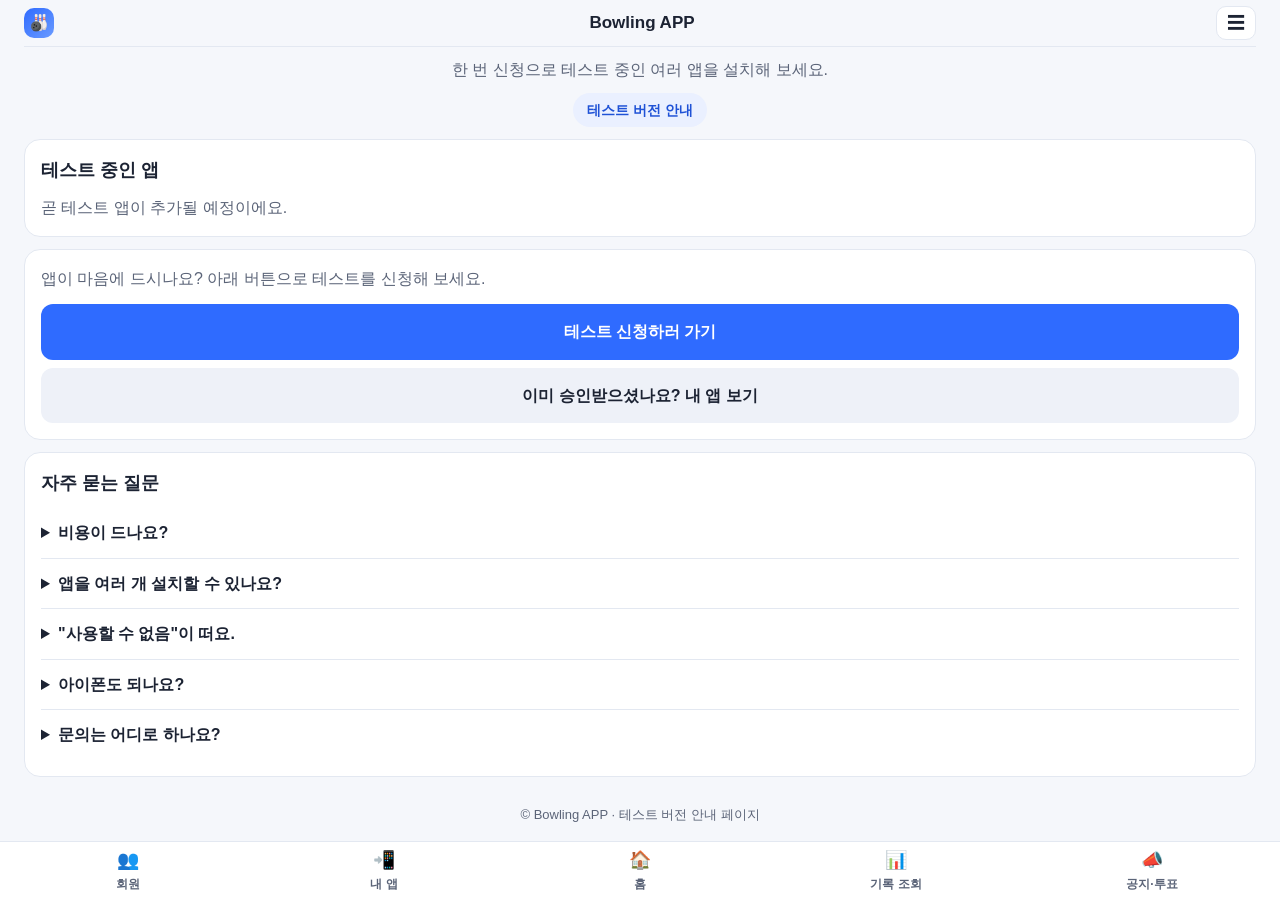
<file: join.html>
<!doctype html>
<html lang="ko">
<head>
<meta charset="utf-8">
<meta name="viewport" content="width=device-width, initial-scale=1">

<title>Bowling APP 테스트 신청</title>
<meta name="description" content="Bowling APP 테스트 버전 사용 신청 안내">
<link rel="stylesheet" href="/style.css">
<link rel="manifest" href="/manifest.webmanifest">
<meta name="theme-color" content="#14304f">
<link rel="icon" href="/favicon.ico" sizes="any">
<link rel="icon" type="image/png" sizes="32x32" href="/favicon-32.png">
<link rel="apple-touch-icon" href="/apple-touch-icon.png">
<meta name="mobile-web-app-capable" content="yes">
<meta name="apple-mobile-web-app-capable" content="yes">
<meta name="apple-mobile-web-app-title" content="볼링클럽">
</head>
<body>
<div class="wrap">
  <div class="appbar">
    <div class="topbar">
      <a class="tb-left" href="/" aria-label="홈"><span class="lg">🎳</span></a>
      <b class="tb-title" id="appName">Bowling APP</b>
      <button class="burger" id="burger" type="button" aria-label="메뉴" aria-expanded="false">☰</button>
    </div>
    <div class="dim" id="dim" hidden></div>
    <div class="dd" id="dd" hidden>
      <a class="it" href="/club"><span>🎳</span><div><b>클럽관리</b><small>회원·게임·회계·회비 (PC 볼링클럽)</small></div></a>
      <a class="it" href="/admin"><span>🔐</span><div><b>관리</b><small>관리자 전용</small></div></a>
    </div>
  </div>

  <div class="pagehead">
    <p class="tag">한 번 신청으로 테스트 중인 여러 앱을 설치해 보세요.</p>
    <span class="badge" id="remainBadge">자리 확인 중…</span>
  </div>

  <section class="card">
    <h2>테스트 중인 앱</h2>
    <div class="applist" id="appList"><span class="tag">앱 목록을 불러오는 중…</span></div>
  </section>

  <section class="card">
    <p class="lead" style="margin:0">앱이 마음에 드시나요? 아래 버튼으로 테스트를 신청해 보세요.</p>
    <a class="btn" id="goApply" href="/apply" style="margin-top:12px">테스트 신청하러 가기</a>
    <a class="btn ghost" href="/apps" style="margin-top:8px">이미 승인받으셨나요? 내 앱 보기</a>
  </section>

  <section class="card">
    <h2>자주 묻는 질문</h2>
    <details><summary>비용이 드나요?</summary><p>무료입니다.</p></details>
    <details><summary>앱을 여러 개 설치할 수 있나요?</summary><p>한 번 신청하면 테스트 중인 앱을 함께 이용할 수 있도록 등록해 드려요. 다만 앱마다 허용 여부가 다를 수 있어요. 승인 후 내 앱 보기에서 확인해 주세요.</p></details>
    <details><summary>"사용할 수 없음"이 떠요.</summary><p>아직 이메일 등록 전이거나, 신청한 계정과 다른 구글 계정으로 로그인된 경우예요. 신청한 계정으로 로그인했는지 확인해 주세요.</p></details>
    <details><summary>아이폰도 되나요?</summary><p>현재는 안드로이드 기기에서만 사용할 수 있어요.</p></details>
    <details><summary>문의는 어디로 하나요?</summary><p>블로그 비밀 댓글이나 안내 메일에 회신해 주세요.</p></details>
  </section>
  <footer>© Bowling APP · 테스트 버전 안내 페이지</footer>
</div>
<script src="/common.js"></script>
<script src="/exit.js?v=20261120a"></script>
<script>
fetch(fn("status"), { headers }).then((r) => r.json()).then((s) => { if (s.appName) $("appName").textContent = s.appName; }).catch(() => {});
function renderApps(list) {
  const box = $("appList"); box.textContent = "";
  if (!list.length) { box.append(el("span", "tag", "곧 테스트 앱이 추가될 예정이에요.")); return; }
  for (const [g, items] of groupByGenre(list)) {
    const head = el("div", "genre", g); head.append(el("span", "cnt", String(items.length))); box.append(head);
    for (const a of items) {
      const row = el("div", "row");
      row.append(el("b", null, a.name));
      if (a.description) row.append(el("span", null, a.description));
      box.append(row);
    }
  }
}
fetch(fn("status"), { headers })
  .then((r) => r.json())
  .then((s) => {
    if (s.appName) document.title = s.appName + " 테스트 신청";
    renderApps(s.apps || []);
    const b = $("remainBadge");
    if (s.accepting) b.textContent = `남은 자리 ${s.remaining} / ${s.max}`;
    else { b.textContent = "신청 마감"; b.classList.add("closed"); const g = $("goApply"); g.textContent = "신청이 마감되었어요"; g.removeAttribute("href"); g.setAttribute("aria-disabled", "true"); }
  })
  .catch(() => { $("remainBadge").textContent = "테스트 버전 안내"; renderApps([]); });
</script>
</body>
</html>
</file>
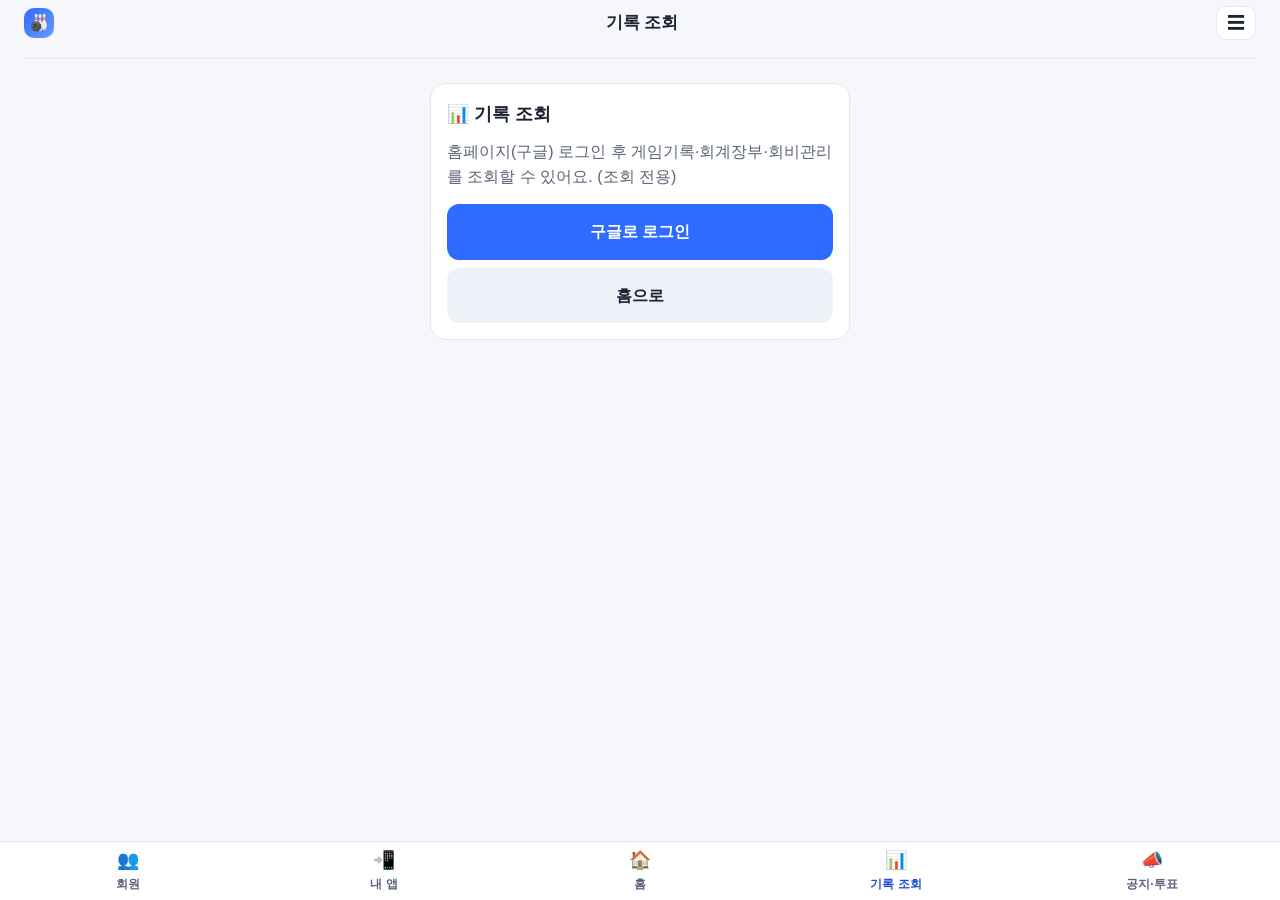
<file: records.html>
<!doctype html>
<html lang="ko">
<head>
<meta charset="utf-8">
<meta name="viewport" content="width=device-width, initial-scale=1">
<meta name="robots" content="noindex,nofollow">
<title>기록 조회</title>
<meta name="description" content="볼링클럽 기록 조회 (조회 전용)">
<link rel="stylesheet" href="/style.css">
<link rel="stylesheet" href="/club.css?v=20261127c">
<link rel="manifest" href="/manifest.webmanifest">
<meta name="theme-color" content="#14304f">
<link rel="icon" href="/favicon.ico" sizes="any">
<link rel="icon" type="image/png" sizes="32x32" href="/favicon-32.png">
<link rel="apple-touch-icon" href="/apple-touch-icon.png">
<meta name="mobile-web-app-capable" content="yes">
<meta name="apple-mobile-web-app-capable" content="yes">
<meta name="apple-mobile-web-app-title" content="볼링클럽">
</head>
<body class="pc viewonly">
<div class="wrap">
  <div class="appbar">
    <div class="topbar">
      <a class="tb-left" href="/" aria-label="홈"><span class="lg">🎳</span></a>
      <b class="tb-title" id="appName">기록 조회</b>
      <button class="burger" id="burger" type="button" aria-label="메뉴" aria-expanded="false">☰</button>
    </div>
    <div class="dim" id="dim" hidden></div>
    <div class="dd" id="dd" hidden>
      <a class="it" href="/club"><span>🎳</span><div><b>클럽관리</b><small>회원·게임·회계·회비 (PC 볼링클럽)</small></div></a>
      <a class="it" href="/admin"><span>🔐</span><div><b>관리</b><small>관리자 전용</small></div></a>
    </div>
    <div class="fix" id="fix">
      <div class="pchead" id="pchead" hidden>
        <div class="pcnav" id="pcnav"></div>
        <div class="pcsub" id="pcsub"></div>
        <div class="pcwho"><span id="authStatus"></span><button type="button" class="pcbtn" id="logoutBtn">로그아웃</button></div>
      </div>
    </div>
  </div>
  <main id="view"><section class="card"><p class="tag">불러오는 중…</p></section></main>
</div>
<div class="pcmodal" id="modal" hidden><div class="pcdlg" role="dialog" aria-modal="true"><div class="pcdlg-h" id="modalTitle"></div><div class="pcdlg-b" id="modalBody"></div><div class="pcdlg-f" id="modalFoot"></div></div></div>
<div class="pcmenu" id="fileMenu" hidden></div>
<div class="toastc" id="toastc" hidden></div>
<script src="/common.js"></script>
<script src="/exit.js?v=20261123c"></script>
<script>window.CLUB_VIEW_ONLY = true;</script>
<script src="/club.js?v=20261128a"></script>
<script src="/tablet.js?v=20261128a"></script>
</body>
</html>
</file>
<file: style.css>
:root{
    --bg:#f5f7fb; --card:#fff; --text:#1c2333; --sub:#5b6478; --line:#e3e8f1;
    --brand:#2f6bff; --brand-d:#1f52d6; --ok:#12a150; --warn:#c97a00; --err:#d93a3a;
    --radius:16px;
  }
  *{box-sizing:border-box}
  html,body{margin:0}
  body{background:var(--bg);color:var(--text);font:16px/1.6 -apple-system,BlinkMacSystemFont,"Apple SD Gothic Neo","Noto Sans KR","Segoe UI",sans-serif}
  .wrap{max-width:560px;margin:0 auto;padding:20px 16px 56px}
  header.hero{text-align:center;padding:28px 8px 8px}
  .logo{width:84px;height:84px;border-radius:22px;background:linear-gradient(135deg,#2f6bff,#6a9bff);display:grid;place-items:center;margin:0 auto 14px;font-size:40px;box-shadow:0 8px 20px rgba(47,107,255,.3)}
  h1{font-size:26px;margin:0 0 6px}
  .tag{color:var(--sub);margin:0}
  .badge{display:inline-block;margin-top:14px;padding:6px 14px;border-radius:999px;background:#eaf0ff;color:var(--brand-d);font-weight:600;font-size:14px}
  .badge.closed{background:#fdeaea;color:var(--err)}
  .card{background:var(--card);border:1px solid var(--line);border-radius:var(--radius);padding:20px;margin-top:16px}
  h2{font-size:18px;margin:0 0 10px}
  ul.feat{margin:0;padding-left:20px;color:var(--sub)}
  ul.feat li{margin:4px 0}
  .tabs{display:grid;grid-template-columns:1fr 1fr;gap:8px;margin-bottom:16px}
  .tab{appearance:none;border:1.5px solid var(--line);background:#fff;border-radius:12px;padding:14px 8px;font:inherit;font-weight:600;color:var(--sub);cursor:pointer}
  .tab[aria-selected="true"]{border-color:var(--brand);color:var(--brand-d);background:#eef3ff}
  .panel[hidden]{display:none}
  ol.steps{margin:0 0 14px;padding-left:20px}
  ol.steps li{margin:6px 0}
  .note{font-size:14px;color:var(--sub);background:#f3f5fa;border-radius:10px;padding:10px 12px;margin:12px 0}
  .note.warn{background:#fff6e5;color:#7a4b00}
  .btn{display:block;width:100%;text-align:center;appearance:none;border:0;border-radius:12px;background:var(--brand);color:#fff;font:inherit;font-weight:700;padding:15px 16px;cursor:pointer;text-decoration:none}
  .btn:hover{background:var(--brand-d)}
  .btn[aria-disabled="true"],.btn:disabled{background:#b8c2d6;cursor:not-allowed}
  label{display:block;font-weight:600;margin:14px 0 6px;font-size:15px}
  label .req{color:var(--err)}
  input[type=text],input[type=email],input[type=number],input[type=datetime-local],select,textarea{width:100%;border:1.5px solid var(--line);border-radius:10px;padding:12px;font:inherit;background:#fff;color:var(--text)}
  input:focus,select:focus,textarea:focus{outline:2px solid #9db8ff;border-color:var(--brand)}
  textarea{min-height:84px;resize:vertical}
  .hint{font-size:13px;color:var(--sub);margin-top:4px}
  .check{display:flex;gap:10px;align-items:flex-start;margin-top:16px;font-size:15px}
  .check input{margin-top:5px;width:18px;height:18px}
  .hp{position:absolute;left:-9999px;width:1px;height:1px;overflow:hidden}
  .msg{margin-top:12px;font-size:15px;border-radius:10px;padding:10px 12px;display:none}
  .msg.err{display:block;background:#fdeaea;color:var(--err)}
  .done{text-align:center}
  .done .ico{font-size:44px}
  details{border-top:1px solid var(--line);padding:12px 0}
  details:first-of-type{border-top:0}
  summary{cursor:pointer;font-weight:600}
  details p{margin:8px 0 0;color:var(--sub);font-size:15px}
  .appitem{border:1px solid var(--line);border-radius:12px;padding:12px;margin-top:10px;background:#fff}
  .appitem b{display:block}
  .appitem .d{font-size:14px;color:var(--sub);margin:2px 0 8px}
  .appitem .btn{padding:12px 14px}
  .applist .row{padding:10px 0;border-top:1px solid var(--line)}
  .applist .row:first-child{border-top:0}
  .applist .row b{display:block}
  .applist .row span{font-size:14px;color:var(--sub)}
  .msg.info{display:block;background:#eef3ff;color:var(--brand-d)}
  footer{text-align:center;color:var(--sub);font-size:13px;margin-top:28px}

  /* 상단 메뉴 */
  nav.top{display:flex;gap:8px;justify-content:center;margin:4px 0 0}
  nav.top a{flex:1;max-width:200px;text-align:center;text-decoration:none;padding:10px 12px;border-radius:999px;border:1.5px solid var(--line);background:#fff;color:var(--sub);font-weight:600;font-size:15px}
  nav.top a[aria-current="page"]{border-color:var(--brand);background:#eef3ff;color:var(--brand-d)}
  .btn.ghost{background:#eef1f8;color:var(--text)}
  .btn.ghost:hover{background:#e3e8f1}
  .step-no{display:inline-grid;place-items:center;width:26px;height:26px;border-radius:50%;background:var(--brand);color:#fff;font-weight:700;font-size:14px;margin-right:8px}
  .lead{color:var(--sub);margin:0 0 14px}

  /* 상단 고정 영역 (제목 + 탭) */
  .appbar{position:sticky;top:0;z-index:50;background:var(--bg);padding:10px 0 10px;border-bottom:1px solid var(--line)}
  .appbar .brand{display:flex;align-items:center;justify-content:center;gap:10px;margin-bottom:10px}
  .appbar .brand .logo{width:36px;height:36px;border-radius:10px;font-size:20px;margin:0;box-shadow:none}
  .appbar .brand h1{font-size:19px;margin:0}
  .appbar nav.top{margin:0}
  .wrap{padding-top:0}
  .pagehead{text-align:center;margin:18px 0 0}
  .pagehead .tag{margin-top:2px}
  .pagehead .badge{margin-top:10px}

  /* 장르 구분 */
  .genre{display:flex;align-items:center;gap:8px;margin:18px 0 4px;font-size:14px;font-weight:700;color:var(--brand-d)}
  .genre:first-child{margin-top:4px}
  .genre .cnt{font-weight:600;font-size:12px;background:#eaf0ff;border-radius:999px;padding:1px 8px}

  /* 탭 4개가 한 줄에 들어가도록 */
  nav.top{gap:6px}
  nav.top a{padding:10px 6px;font-size:14px;max-width:none;white-space:nowrap}

  /* ===== 통합 상단 바 (☰ 메뉴) ===== */
  .appbar{padding:0;border-bottom:1px solid var(--line)}
  .topbar{position:relative;z-index:2;display:flex;align-items:center;justify-content:space-between;gap:8px;padding:10px 0;background:var(--bg)}
  .topbar .tb-left{display:inline-flex;align-items:center;min-width:64px;text-decoration:none;color:var(--brand-d);font-weight:700}
  .topbar .lg{width:36px;height:36px;border-radius:10px;background:linear-gradient(135deg,#2f6bff,#6a9bff);display:grid;place-items:center;font-size:19px}
  .topbar .tb-title{flex:1;text-align:center;font-size:19px;margin:0}
  .burger{appearance:none;width:44px;height:40px;margin-left:20px;border-radius:10px;border:1.5px solid var(--line);background:#fff;font-size:20px;line-height:1;cursor:pointer;color:var(--text)}
  .appbar .dim{position:fixed;left:0;right:0;top:0;bottom:0;background:rgba(20,28,48,.38);z-index:1}
  .appbar .dim[hidden],.appbar .dd[hidden]{display:none}
  .appbar .dd{position:absolute;left:0;right:0;top:100%;z-index:3;margin-top:6px;background:#fff;border:1px solid var(--line);border-radius:16px;box-shadow:0 12px 30px rgba(0,0,0,.18);padding:6px}
  .dd .it{display:flex;gap:12px;align-items:center;padding:12px;border-radius:12px;text-decoration:none;color:var(--text)}
  .dd .it:not(:last-child){border-bottom:1px solid var(--line)}
  .dd .it span{font-size:24px}.dd .it b{display:block}.dd .it small{color:var(--sub);font-size:12.5px}
  .dd .it[aria-current="page"]{background:#eef3ff}
  .wrap{padding-bottom:84px}

  /* ===== 클럽 화면 ===== */
  .bnav{position:fixed;left:0;right:0;bottom:0;z-index:40;display:flex;background:#fff;border-top:1px solid var(--line);padding:6px 0 10px}
  .bnav[hidden]{display:none}
  .bnav a{flex:1;max-width:140px;margin:0 auto;text-align:center;text-decoration:none;font-size:12px;color:var(--sub);font-weight:600}
  .bnav a span{display:block;font-size:20px}.bnav a.on{color:var(--brand-d)}
  .grid4{display:grid;grid-template-columns:repeat(4,1fr);gap:8px}
  .q{display:block;text-align:center;background:#f3f5fa;border-radius:12px;padding:10px 0;font-size:13px;font-weight:600;text-decoration:none;color:var(--text)}.q b{display:block;font-size:22px}
  .hd{font-size:20px;font-weight:800;margin:16px 0 6px}
  .hd small{font-size:12px;background:#eaf0ff;color:var(--brand-d);border-radius:99px;padding:2px 8px;vertical-align:middle;font-weight:600}
  .chips{display:flex;gap:6px;flex-wrap:wrap;margin:8px 0}
  .chip2{appearance:none;font:inherit;font-size:13px;padding:6px 12px;border-radius:99px;border:1.5px solid var(--line);background:#fff;color:var(--sub);cursor:pointer;font-weight:600}
  .chip2.on{border-color:var(--brand);background:#eef3ff;color:var(--brand-d)}
  .pin{background:#fff0d6;color:#a35a00;font-size:12px;font-weight:700;border-radius:6px;padding:2px 7px;margin-right:6px}
  .pill{font-size:11.5px;border-radius:99px;padding:1px 8px;background:#eef1f8;color:var(--sub);font-weight:600}.pill.ok{background:#e2f6ea;color:var(--ok)}.pill.warn{background:#fff0d6;color:var(--warn)}.pill.bad{background:#fdeaea;color:var(--err)}
  .li{display:block;text-decoration:none;color:inherit;background:#fff;border:1px solid var(--line);border-radius:12px;padding:12px;margin-top:8px}
  .li small,.mut{color:var(--sub);font-size:12.5px}
  .bar2{height:8px;background:#e3e8f1;border-radius:99px;margin:6px 0;overflow:hidden}.bar2 i{display:block;height:100%;background:var(--brand)}
  .poll .pt{display:flex;justify-content:space-between;align-items:center;gap:8px;margin-bottom:8px}
  .no{display:inline-grid;place-items:center;width:22px;height:22px;border-radius:50%;background:var(--brand);color:#fff;font-size:12px;margin-right:7px;font-weight:700}
  .tagp{font-size:11.5px;background:#eef1f8;color:var(--sub);border-radius:99px;padding:2px 9px;font-weight:600;white-space:nowrap}.tagp.ok{background:#e2f6ea;color:var(--ok)}
  .op{display:flex;align-items:center;gap:10px;border:1.5px solid var(--line);border-radius:10px;padding:10px 12px;margin-bottom:6px;background:#fff;font-size:14.5px;cursor:pointer;width:100%;text-align:left;font-family:inherit;color:inherit}
  .op.sel{border-color:var(--brand);background:#eef3ff}
  .rd,.ck{width:18px;height:18px;border:2px solid #b8c2d6;display:inline-block;position:relative;flex:none}.rd{border-radius:50%}.ck{border-radius:5px}
  .op.sel .rd{border-color:var(--brand)}.op.sel .rd::after{content:"";position:absolute;inset:3px;border-radius:50%;background:var(--brand)}
  .op.sel .ck{background:var(--brand);border-color:var(--brand)}.op.sel .ck::after{content:"✓";position:absolute;inset:-3px 0 0 2px;color:#fff;font-size:13px;font-weight:700}
  .addrow{border:1.5px dashed #b8c2d6;border-radius:10px;padding:9px;text-align:center;color:var(--sub);font-weight:600;font-size:13px;cursor:pointer;background:none;width:100%;font-family:inherit}
  .rs{padding:8px 10px;border:1.5px solid var(--line);border-radius:10px;margin-bottom:6px;background:#fff;font-size:14px}.rs.mine{border-color:var(--brand);background:#f5f8ff}
  .rs .rt{display:flex;align-items:center;gap:6px}.rs .rt span{margin-left:auto;font-size:12.5px;color:var(--sub)}.rs .me{font-size:10.5px;background:var(--brand);color:#fff;border-radius:99px;padding:0 7px}
  .rs .nm{font-size:12px;color:var(--sub);margin-top:2px;word-break:keep-all}
  .banner{border-radius:10px;padding:10px 12px;font-size:13.5px;margin-top:10px}.banner.ok{background:#e2f6ea;color:#0b7a3b;font-weight:600}.banner.warn{background:#fff6e5;color:#7a4b00}
  .av{width:28px;height:28px;border-radius:50%;background:#dbe5ff;color:var(--brand-d);display:inline-grid;place-items:center;font-size:12px;font-weight:700;margin-right:-4px;border:2px solid #fff}
  .vid{display:flex;gap:10px;align-items:center;text-decoration:none;color:inherit;background:#fff;border:1px solid var(--line);border-radius:12px;padding:8px;margin-top:8px}
  .vid .th{width:96px;height:60px;border-radius:8px;background:linear-gradient(135deg,#2f6bff,#6a9bff);color:#fff;display:grid;place-items:center;font-size:22px;flex:none}
  .sw{display:flex;justify-content:space-between;align-items:center;padding:10px 0;border-top:1px solid var(--line);font-size:14px;gap:10px}
  .xbtn{appearance:none;border:0;background:#eef1f8;border-radius:8px;padding:6px 10px;font:inherit;font-weight:600;cursor:pointer;color:var(--text)}
  .xbtn.danger{background:#f3d8d8;color:var(--err)}
  .btn.sm{padding:10px 14px;font-size:14px}.btn:disabled{background:#b8c2d6;cursor:not-allowed}
  .rowx{display:flex;gap:8px;align-items:center}.rowx input{flex:1;min-width:0}
  .mini{border:1px solid var(--line);border-radius:12px;padding:10px;margin-top:8px;background:#f8faff}
  .toastc{position:fixed;left:50%;bottom:90px;transform:translateX(-50%);background:#1c2333;color:#fff;border-radius:99px;padding:10px 18px;font-size:14px;z-index:60;max-width:90%}
.rowx[hidden]{display:none}
/* Google 로그인 버튼 · 구분선 · 상태 줄 */
.gbtn{display:flex;align-items:center;justify-content:center;gap:10px;width:100%;padding:14px 16px;border:1px solid #dadce0;border-radius:12px;background:#fff;color:#1f1f1f;font:inherit;font-weight:700;cursor:pointer}
.gbtn:hover{background:#f7f8fa}.gbtn:disabled{opacity:.6;cursor:wait}
.orline{display:flex;align-items:center;gap:10px;color:var(--sub);font-size:12.5px;margin:14px 0}
.orline::before,.orline::after{content:"";flex:1;height:1px;background:var(--line)}
.strow{display:flex;justify-content:space-between;align-items:center;gap:8px;padding:12px 0;border-top:1px solid var(--line)}
.strow:first-of-type{border-top:0}
.privacy{font-size:12.5px;color:var(--sub);background:#f6f8fc;border-radius:10px;padding:10px 12px;margin-top:10px;line-height:1.6}

/* 상단 고정 영역: 메뉴 바로 아래까지 스크롤해도 움직이지 않아요 */
.appbar .fix{padding:0 0 8px;max-height:55vh;overflow-y:auto;overscroll-behavior:contain}
.appbar .fix:empty{display:none}
.appbar .fix h2{margin:6px 0}
.appbar .fix .hd{margin:6px 0 4px}
.appbar .fix .card{margin-top:8px;padding:14px}
.appbar .fix .msg{margin-top:6px}
.appbar .fix .chips{margin:6px 0 0}
.appbar .dd{top:var(--tb,62px)}

/* ===== 가로 화면 (8인치·12.4인치 태블릿, 갤럭시 Z 폴드 펼침) — 세로 화면은 그대로 ===== */
@media (orientation: landscape) and (min-width: 760px) {
  .wrap{max-width:1560px;padding-left:24px;padding-right:24px}
  .topbar{padding:6px 0}
  .topbar .lg{width:30px;height:30px;font-size:16px}
  .topbar .tb-title{font-size:17px}
  .burger{height:34px;width:40px;font-size:18px}
  .card{padding:16px;margin-top:12px}
  .pagehead{margin:10px 0 0}
  /* 고정 영역: 한 줄로 납작하게 */
  .appbar .fix{display:flex;flex-wrap:wrap;align-items:center;gap:6px 12px;padding:4px 0 8px;max-height:40vh}
  .appbar .fix .hd,.appbar .fix h2{margin:0;font-size:18px}
  .appbar .fix>input{width:260px;margin:0!important;padding:8px 12px}
  .appbar .fix .chips{margin:0}
  .appbar .fix .msg{margin:0;flex:1;min-width:280px;padding:8px 12px}
  /* 하단 메뉴: 얇게 */
  .bnav{padding:4px 0 6px}
  .bnav a span{font-size:18px}
  .wrap{padding-bottom:64px}
  /* 홈 대시보드: 2단 */
  #view.r-home{display:grid;grid-template-columns:minmax(0,43fr) minmax(0,57fr);gap:0 16px;align-items:start}
  #view.r-home>.pagehead,#view.r-home>button{grid-column:1/-1}
  #view.r-home>.pagehead{display:flex;justify-content:center;align-items:center;gap:12px}
  #view.r-home>.pagehead .badge{margin:0}
  /* 회원: 여러 칸 */
  .mlist{display:grid;grid-template-columns:repeat(auto-fill,minmax(210px,1fr));gap:8px}
  .mlist>.li{margin-top:0}
  /* 공지 목록: 2~3칸 */
  #view.r-notices{display:grid;grid-template-columns:repeat(auto-fill,minmax(340px,1fr));gap:8px;align-items:start;padding-top:8px}
  #view.r-notices>.li{margin-top:0}
  #view.r-notices>.btn,#view.r-notices>.card{grid-column:1/-1}
  /* 공지 상세: 투표 카드 2단 */
  #view.r-notice{display:grid;grid-template-columns:1fr 1fr;gap:0 14px;align-items:start}
  #view.r-notice>*{grid-column:1/-1}
  #view.r-notice>.poll{grid-column:auto}
  /* 미투표 현황·강의·공지 만들기 */
  #view.r-waiting{display:grid;grid-template-columns:1fr 1fr;gap:0 12px;align-items:start}
  #view.r-waiting>*{grid-column:1/-1}
  #view.r-waiting>.li{grid-column:auto}
  .llist{display:grid;grid-template-columns:repeat(auto-fill,minmax(360px,1fr));gap:8px}
  .llist>.vid,.llist>.card{margin-top:0}
  #view.r-new{display:grid;grid-template-columns:1fr 1fr;gap:0 16px;align-items:start}
  #view.r-new>.hd{grid-column:1/-1}
  /* 내 앱: 앱 카드 여러 칸 */
  #resList{display:grid;grid-template-columns:repeat(auto-fill,minmax(300px,1fr));gap:10px;align-items:start}
  #resList>.genre{grid-column:1/-1;margin:8px 0 0}
  #resList>.appitem{margin-top:0}
  #resList>.msg,#resList>div:not(.appitem):not(.genre){grid-column:1/-1}
  /* 신청하기: 앱 목록 2칸 */
  .applist{display:grid;grid-template-columns:1fr 1fr;gap:0 20px}
  .applist>.genre{grid-column:1/-1}
  .applist .row:nth-child(2){border-top:0}
}

/* ===== 세로 화면 최적화 (휴대폰 · 태블릿 세로 · 폴드 세로) ===== */
@media (orientation: portrait) {
  /* 상단 바: 낮게 */
  .topbar{padding:6px 0}
  .topbar .lg{width:30px;height:30px;font-size:16px;border-radius:9px}
  .topbar .tb-title{font-size:17px}
  .burger{width:40px;height:34px;font-size:18px}
  /* 고정 영역: 제목과 입력을 한 줄, 칩은 옆으로 넘기기 */
  .appbar .fix{display:flex;flex-wrap:wrap;align-items:center;gap:6px 8px;padding:2px 0 8px}
  .appbar .fix .hd,.appbar .fix h2{margin:0;font-size:17px;flex:0 0 auto}
  .appbar .fix>input{flex:1;min-width:0;margin:0!important;padding:8px 12px;font-size:15px}
  .appbar .fix .chips{flex-basis:100%;margin:0;flex-wrap:nowrap;overflow-x:auto;scrollbar-width:none;padding:2px 2px 3px}
  .appbar .fix .chips::-webkit-scrollbar{display:none}
  .appbar .fix .chip2{white-space:nowrap;padding:5px 11px}
  .appbar .fix .msg{flex:1;min-width:0;margin:0;padding:7px 10px;font-size:13.5px;line-height:1.45}
  /* 본문: 여백 줄이기 */
  .wrap{padding-left:12px;padding-right:12px;padding-bottom:66px}
  .card{padding:14px;margin-top:10px}
  .pagehead{margin:8px 0 0;display:flex;justify-content:center;align-items:center;gap:8px;flex-wrap:wrap}
  .pagehead .badge{margin:0;padding:4px 12px}
  .li{padding:10px 12px;margin-top:6px}
  .q{padding:8px 0} .q b{font-size:19px}
  .grid4{gap:6px}
  /* 하단 메뉴: 얇게 */
  .bnav{padding:4px 0 6px}
  .bnav a span{font-size:18px}
  /* 회원: 휴대폰 2칸, 태블릿 세로 3칸 이상 */
  .mlist{display:grid;grid-template-columns:repeat(auto-fill,minmax(160px,1fr));gap:6px}
  .mlist>.li{margin-top:0;padding:8px 10px}
  .mlist .av{width:26px;height:26px}
  /* 내 앱: 카드 여백 줄이기, 넓으면 2칸 */
  .appitem{padding:10px}
  .appitem .hint{font-size:12.5px}
  .appitem .btn{padding:11px 12px}
  #resList{display:grid;grid-template-columns:repeat(auto-fill,minmax(280px,1fr));gap:8px;align-items:start}
  #resList>.genre{grid-column:1/-1;margin:10px 0 0}
  #resList>.appitem{margin-top:0}
  #resList>div:not(.appitem):not(.genre){grid-column:1/-1}
}
/* 태블릿 세로 · 폴드 세로처럼 넓은 세로 화면 */
@media (orientation: portrait) and (min-width: 600px) {
  .wrap{max-width:900px;padding-left:20px;padding-right:20px}
  #view.r-home{display:grid;grid-template-columns:1fr 1fr;gap:0 12px;align-items:start}
  #view.r-home>.pagehead,#view.r-home>button{grid-column:1/-1}
  #view.r-notices{display:grid;grid-template-columns:1fr 1fr;gap:6px;align-items:start;padding-top:6px}
  #view.r-notices>.li{margin-top:0}
  #view.r-notices>.btn,#view.r-notices>.card{grid-column:1/-1}
  #view.r-notice{display:grid;grid-template-columns:1fr 1fr;gap:0 12px;align-items:start}
  #view.r-notice>*{grid-column:1/-1}
  #view.r-notice>.poll{grid-column:auto}
  .llist{display:grid;grid-template-columns:1fr 1fr;gap:8px}
  .llist>.vid{margin-top:0}
  .applist{display:grid;grid-template-columns:1fr 1fr;gap:0 20px}
  .applist>.genre{grid-column:1/-1}
}

/* 홈: 로그아웃·하단 문구를 하단 메뉴 바로 위로, 간격 최소 */
body.club .wrap{display:flex;flex-direction:column;min-height:100vh;min-height:100dvh}
body.club .wrap>main{flex:0 0 auto}
body.club footer.clubfoot{margin-top:auto;padding-top:10px;display:flex;flex-direction:column;align-items:stretch;gap:2px}
body.club footer.clubfoot .btn{padding:9px 12px;font-size:14px}
body.club footer.clubfoot div{line-height:1.4;font-size:12px}

/* ===== 볼링 강의 ===== */
.vid .th{width:96px;height:56px;flex:none;border-radius:8px;object-fit:cover;background:linear-gradient(135deg,#1c2333,#3b4a6b);color:#fff;display:grid;place-items:center;font-size:20px}
.vid .lt{display:block;overflow:hidden;text-overflow:ellipsis;white-space:nowrap}
.vid .ex{overflow:hidden;display:-webkit-box;-webkit-line-clamp:1;-webkit-box-orient:vertical;margin-top:2px}
.lesson .player{position:relative;padding-top:56.25%;border-radius:12px;overflow:hidden;background:#0f1524;margin-top:10px}
.lesson .player iframe{position:absolute;inset:0;width:100%;height:100%;border:0}
.lesson .lt2{font-size:19px;margin:8px 0 2px;line-height:1.35}
.rich{font-size:15px;line-height:1.7;word-break:break-word}
.rich h3{font-size:16.5px;margin:14px 0 4px}
.rich p{margin:0 0 8px}.rich ul,.rich ol{margin:0 0 8px;padding-left:20px}
.rich a{color:var(--brand-d)}
.rich blockquote{margin:8px 0;padding:6px 12px;border-left:3px solid var(--line);color:var(--sub)}
.rich figure{margin:10px 0;display:flex;flex-direction:column}
.rich figure img{max-width:100%;border-radius:10px;display:block;background:#eef1f8}
.rich figure[data-size="s"] img{width:45%}.rich figure[data-size="m"] img{width:75%}.rich figure[data-size="l"] img,.rich figure:not([data-size]) img{width:100%}
.rich figure,.rich figure[data-align="c"]{align-items:center}.rich figure[data-align="l"]{align-items:flex-start}.rich figure[data-align="r"]{align-items:flex-end}
.rich figcaption{font-size:12.5px;color:var(--sub);margin-top:4px;text-align:center;min-width:40%}
.rich > img{max-width:100%;border-radius:10px}
.edwrap{position:relative}
.toolbar{position:sticky;top:0;z-index:3;display:flex;gap:2px;align-items:center;flex-wrap:nowrap;overflow-x:auto;border:1.5px solid var(--line);border-bottom:0;border-radius:10px 10px 0 0;padding:4px;background:#f8faff}
.toolbar button{appearance:none;border:0;background:none;min-width:34px;height:32px;border-radius:7px;font:inherit;font-weight:700;font-size:14px;color:var(--text);cursor:pointer;flex:none}
.toolbar button:active{background:#dbe5ff}
.toolbar .img{background:var(--brand);color:#fff;padding:0 10px;margin-left:auto}
.toolbar .sep,.imgpop .sep{width:1px;align-self:stretch;background:var(--line);margin:4px 2px;flex:none}
.editor{min-height:220px;border:1.5px solid var(--line);border-radius:0 0 10px 10px;padding:10px 12px;background:#fff;outline:none}
.editor:focus{border-color:var(--brand);box-shadow:0 0 0 3px #e3ebff}
.editor:empty::before,.editor figcaption:empty::before{content:attr(data-ph);color:#9aa3b5}
.editor figure.sel img{outline:3px solid var(--brand);outline-offset:2px}
.editor figcaption{border:1px dashed transparent;border-radius:6px;padding:1px 4px;outline:none}
.editor figure.sel figcaption,.editor figcaption:focus{border-color:var(--brand)}
.editor figure.uploading .upl{width:75%;height:120px;border-radius:10px;background:repeating-linear-gradient(45deg,#eef1f8,#eef1f8 10px,#f6f8fc 10px,#f6f8fc 20px);display:grid;place-items:center;color:var(--sub);font-size:13px}
.imgpop{position:absolute;left:50%;transform:translateX(-50%);z-index:4;display:flex;gap:1px;align-items:center;background:#1c2333;border-radius:10px;padding:4px;box-shadow:0 8px 20px rgba(0,0,0,.25);max-width:100%;overflow-x:auto}
.imgpop[hidden]{display:none}
.imgpop button{appearance:none;border:0;background:none;color:#fff;font:inherit;font-size:12.5px;font-weight:700;padding:6px 8px;border-radius:7px;white-space:nowrap;cursor:pointer}
.imgpop button.on{background:#3b4a6b}.imgpop button.del{color:#ff8b8b}
.edmeta{display:flex;justify-content:space-between;align-items:center;gap:8px;font-size:12px;color:var(--sub);margin-top:6px}
.edmeta .grow{background:#e2f6ea;color:#0b6b36;border-radius:99px;padding:1px 9px;font-weight:700}
.vprev{display:flex;gap:10px;align-items:center;margin-top:8px;border:1px solid var(--line);border-radius:10px;padding:6px;background:#f8faff}
.vprev img{width:96px;height:54px;border-radius:8px;object-fit:cover;flex:none}
.vprev b{font-size:13.5px}.vprev .okt{color:var(--ok);font-size:12px;font-weight:700}
.sdim{position:fixed;inset:0;background:rgba(20,28,48,.35);z-index:60}
.sheet{position:fixed;left:0;right:0;bottom:0;z-index:61;background:#fff;border-radius:20px 20px 0 0;box-shadow:0 -10px 30px rgba(0,0,0,.2);padding:10px 16px calc(18px + env(safe-area-inset-bottom));max-width:560px;margin:0 auto}
.sheet[hidden],.sdim[hidden]{display:none}
.sheet .bar{width:40px;height:4px;border-radius:9px;background:#d5dbe7;margin:0 auto 10px}
.sheet .opt{appearance:none;width:100%;display:flex;align-items:center;gap:12px;padding:11px 4px;border:0;border-top:1px solid var(--line);background:none;font:inherit;font-weight:600;text-align:left;color:var(--text);cursor:pointer}
.sheet .opt i{font-style:normal;font-size:20px;width:28px;text-align:center}.sheet .opt small{display:block;color:var(--sub);font-weight:500;font-size:12px}
.sheet .opt.tip{cursor:default;opacity:.8}

/* 휴대폰·태블릿(터치 기기)은 가로로 돌려도 홈은 한 열로 */
html[data-dev="mobile"] #view.r-home{display:block}

/* ===== 홈: 기록앨범 박스 (2026-11-23) — 가로: 왼쪽 모임·공지 / 오른쪽 기록앨범(드롭메뉴), 세로: 드롭메뉴 → 팝업 ===== */
.homeleft{min-width:0}
.albumcard .albhead{display:flex;align-items:center;justify-content:space-between;gap:10px;margin-bottom:10px}
.albumcard .albhead h2{margin:0;white-space:nowrap}
.albsel{flex:1;max-width:62%;min-width:0;padding:8px 10px;border:1px solid var(--line);border-radius:10px;font:inherit;font-weight:600;background:#fff;color:var(--text)}
.albwrap{display:flex;justify-content:center;border:1px solid var(--line);border-radius:12px;overflow:hidden;background:#fff}
.albframe{display:block;border:0;max-width:100%}
.albpop{position:fixed;inset:0;z-index:80;background:rgba(15,25,45,.55);display:flex;align-items:stretch;justify-content:center;padding:0}
.albpop[hidden]{display:none}
.albpanel{background:#fff;border-radius:0;width:100%;max-width:none;height:100%;display:flex;flex-direction:column;overflow:hidden}
.albpophead{display:flex;justify-content:space-between;align-items:center;gap:10px;padding:10px 14px;border-bottom:1px solid var(--line)}
.albclose{border:0;background:#eef2f9;border-radius:10px;padding:7px 14px;font:inherit;font-weight:700;color:var(--text)}
.albpophead b{white-space:nowrap;overflow:hidden;text-overflow:ellipsis;max-width:38%;font-size:15px;flex:0 1 auto}
.albpophead{justify-content:flex-start}
.albpopsel{flex:0 0 50%;max-width:50%;min-width:0;padding:8px 10px;font-size:15px;font-weight:800}
.albpopbody{overflow:hidden;flex:1;min-height:0;display:block}
.albpopbody .albframe{margin:0 auto}
.albpophead .albclose{margin-left:auto}
body.albopen{overflow:hidden}
/* 태블릿·Z 폴드 메인(터치 기기, data-dev=mobile)도 가로 폭 760px 이상·높이 560px 이상이면 홈을 2단(왼쪽 모임·공지 / 오른쪽 기록앨범)으로 */
@media (orientation: landscape) and (min-width: 760px) and (min-height: 560px) {
  html[data-dev="mobile"] #view.r-home{display:grid;grid-template-columns:minmax(0,43fr) minmax(0,57fr);gap:0 16px;align-items:start}
  html[data-dev="mobile"] #view.r-home>.pagehead,html[data-dev="mobile"] #view.r-home>button{grid-column:1/-1}
  html[data-dev="mobile"] #view.r-home>.pagehead{display:flex;justify-content:center;align-items:center;gap:12px}
  html[data-dev="mobile"] #view.r-home>.pagehead .badge{margin:0}
}
/* 기록앨범 팝업: 두 손가락 확대는 페이지 전체가 아니라 그림(결과물)만 확대되게 브라우저 확대를 막음 */
.albpop,.albpopbody,.albframe{touch-action:pan-x pan-y}
/* 가로 홈: 기록앨범 박스 바깥 여백(D)을 최소로 줄여 안쪽 그림(C)이 최대한 많이 보이게 */
.albumcard.albwide{padding:8px 8px 8px;margin-top:8px}
.albumcard.albwide .albhead{margin-bottom:6px;gap:8px}
.albumcard.albwide .albhead h2{font-size:16px}
.albumcard.albwide .albsel{padding:6px 8px;font-size:14px;max-width:70%}
.albumcard.albwide .albwrap{border:0;border-radius:6px}
/* 가로 홈(2026-11-24): 인사 줄은 왼쪽 맨 위, 로그아웃·저작권 줄은 왼쪽 맨 아래, 기록앨범 박스는 위아래로 넓게 */
#view.r-home.hwide,html[data-dev="mobile"] #view.r-home.hwide{align-items:stretch}
#view.hwide>.homeleft{display:flex;flex-direction:column;min-width:0}
#view.hwide>.homeleft>.pagehead{display:flex;justify-content:center;align-items:center;gap:10px;flex-wrap:wrap;margin:8px 0 0;grid-column:auto}
#view.hwide>.homeleft>.pagehead .badge{margin:0}
#view.hwide>.homeleft>.clubfoot{margin-top:auto;padding-top:12px;display:flex;flex-direction:column;align-items:stretch;gap:2px;text-align:center}
#view.hwide>.homeleft>.clubfoot .btn{padding:9px 12px;font-size:14px}
#view.hwide>.homeleft>.clubfoot div{line-height:1.4;font-size:12px;color:var(--sub)}
#view.hwide>.albumcard{margin-top:8px}
/* 가로 홈 왼쪽 '기록앨범 목록' (접힘·펼침) */
.alblist{padding:8px 10px;margin-top:8px}
.alblist .albtreeh{font-size:15px;margin:0 0 4px;display:flex;align-items:baseline;gap:8px}
.alblist .albtreeh small{font-size:11px;font-weight:400;color:var(--sub)}
.albgh,.albsh{display:flex;align-items:center;gap:6px;width:100%;border:0;background:none;font:inherit;cursor:pointer;color:var(--text);text-align:left}
.albgh{font-weight:700;font-size:14px;padding:7px 2px;border-top:1px solid var(--line)}
.albsh{font-size:13px;color:var(--sub);padding:4px 2px}
.albgh small,.albsh small{margin-left:auto;font-weight:400;font-size:12px;color:var(--sub)}
.albchev{width:14px;text-align:center;color:var(--sub)}
.albghb{padding:0 0 6px 10px}
.albshb{padding-left:10px;max-height:32vh;overflow:auto;-webkit-overflow-scrolling:touch}
.albit{display:block;width:100%;text-align:left;border:1px solid var(--line);border-radius:8px;padding:5px 9px;margin:0 0 4px;background:#fff;font:inherit;font-size:13px;color:var(--text);cursor:pointer}
.albit:hover{background:#f5f8ff}
.albit.on{background:#eaf0ff;border-color:#9db8f5;color:var(--brand-d);font-weight:700}
.albumcard .albsub{font-size:13px;font-weight:700;color:var(--brand-d);white-space:nowrap;overflow:hidden;text-overflow:ellipsis;min-width:0}
#view.hwide>.homeleft{min-height:0;overflow:hidden}
#view.hwide>.homeleft>.card{flex:none}
#view.hwide>.homeleft>.alblist{flex:1 1 auto;min-height:120px;overflow:auto;-webkit-overflow-scrolling:touch}
#view.hwide>.homeleft>.card:not(.alblist){padding:10px 12px;margin-top:8px}
#view.hwide>.homeleft>.card:not(.alblist) h2{font-size:15px;margin-bottom:4px}
/* 세로 홈(2026-11-27): 인사 줄 → 기록앨범 전체 목록(남는 높이 안에서 스크롤) → 최근 공지 → 다음 모임 → 로그아웃 줄 */
#view.r-home.hport,html[data-dev="mobile"] #view.r-home.hport{display:flex!important;flex-direction:column;align-items:stretch!important;overflow:hidden}
#view.hport>.pagehead{flex:none;margin:6px 0 0}
#view.hport>.alblist{flex:1 1 auto;min-height:160px;overflow:auto;-webkit-overflow-scrolling:touch;margin-top:8px}
#view.hport>.card:not(.alblist){flex:none;padding:9px 12px;margin-top:7px}
#view.hport>.card:not(.alblist) h2{font-size:15px;margin-bottom:2px}
#view.hport>.clubfoot{flex:none;margin-top:8px;padding-top:4px;display:flex;flex-direction:column;align-items:stretch;gap:2px;text-align:center}
#view.hport>.clubfoot .btn{padding:8px 12px;font-size:14px}
#view.hport>.clubfoot div{line-height:1.4;font-size:12px;color:var(--sub)}
/* 가로 홈(2026-11-27): 기록앨범 제목 옆 대분류·중분류·소분류 드롭메뉴 */
.albumcard.albwide .albhead{flex-wrap:wrap;row-gap:6px}
.albcas{display:flex;gap:6px;flex:1 1 300px;min-width:0;justify-content:flex-end;flex-wrap:wrap}
.albcas select{width:auto;padding:6px 8px;border:1px solid var(--line);border-radius:8px;font:inherit;font-size:13px;font-weight:600;background:#fff;color:var(--text);min-width:0;max-width:100%}
.albcas .c1{flex:0 0 auto}
.albcas .c2{flex:1 1 150px;max-width:240px}
.albcas .c3{flex:1 1 130px;max-width:200px}
.albcas select[hidden]{display:none}
.albcas .c3sel{display:none!important} /* 소분류 값만 보관(화면에는 단추 .c3b) */
.albcas .c3b{padding:6px 24px 6px 8px;border:1px solid var(--line);border-radius:8px;font:inherit;font-size:13px;font-weight:600;background:#fff;color:var(--text);min-width:0;text-align:left;white-space:nowrap;overflow:hidden;text-overflow:ellipsis;position:relative;cursor:pointer}
.albcas .c3b::after{content:"";position:absolute;right:9px;top:50%;width:6px;height:6px;border:solid currentColor;border-width:0 1.5px 1.5px 0;transform:translateY(-70%) rotate(45deg)}
.albcas .c3b[hidden]{display:none}
.albdrop{position:fixed;z-index:3000;background:#fff;border:1px solid var(--line);border-radius:10px;box-shadow:0 8px 24px rgba(15,35,60,.18);max-height:calc(5 * 40px + 8px);overflow-y:auto;overscroll-behavior:contain;-webkit-overflow-scrolling:touch;touch-action:pan-y;padding:4px 0} /* 소분류 목록: 5줄만 보이고 위·아래로 밀어 봄 */
.albdrop .albli{display:block;width:100%;height:40px;padding:0 12px;border:0;background:none;text-align:left;font:inherit;font-size:14px;color:var(--text);white-space:nowrap;overflow:hidden;text-overflow:ellipsis;cursor:pointer}
.albdrop .albli:hover{background:#f1f5fa}.albdrop .albli.on{background:#e8f1ff;color:#1a56c4;font-weight:700}
/* 세로 홈(2026-11-27): 기록앨범 대분류·중분류·소분류 드롭메뉴 카드 + 팝업 제목줄 드롭메뉴 */
#view.hport>.albpick{flex:none;margin-top:8px;padding:10px 12px}
#view.hport>.clubfoot{margin-top:auto}
.albpick .albtreeh{font-size:16px;margin:0 0 8px;display:flex;align-items:baseline;gap:8px}
.albpick .albtreeh small{font-size:11px;font-weight:400;color:var(--sub)}
.albpick .albcas{justify-content:flex-start}
.albpick .albcas .c2,.albpick .albcas .c3{flex:1 1 140px;max-width:none}
.albpick .albgo{margin-top:8px;padding:9px 12px;font-size:14px}
.albpophead .albcas{flex:1;justify-content:flex-start;gap:5px}
.albpophead .albcas select{padding:6px 6px;font-size:13px}
.albpophead .albcas .c2,.albpophead .albcas .c3{flex:1 1 110px;max-width:none}
</file>
<file: club.css>
/* ===== 클럽관리 (PC 볼링클럽 화면을 웹으로 옮김) ===== */
body.pc .wrap{max-width:1560px}
.pchead{display:flex;flex-wrap:wrap;align-items:center;justify-content:space-between;gap:6px 10px;width:100%}
.pcnav{display:flex;gap:5px;flex-wrap:nowrap;overflow-x:auto;scrollbar-width:none;padding:3px 2px}
.pcnav::-webkit-scrollbar{display:none}
.pcwho{display:flex;align-items:center;gap:8px;font-size:12px;color:#465262;margin-left:auto}
.pcbtn{appearance:none;font:inherit;font-size:13px;font-weight:700;color:#1c2333;background:#e9f0fa;border:1px solid #c3d2e2;border-radius:3px;padding:5px 11px;cursor:pointer;white-space:nowrap}
.pcbtn:hover{background:#dce8f8}
.pcbtn.on{background:#d6e5f8;border-color:#2f6bff}
.pcbtn:disabled{opacity:.45;cursor:not-allowed}
.pcbtn.file{min-width:56px}
.pcbtn.sm{font-size:12px;padding:3px 8px;font-weight:600}
.pcbox{background:#fff;border:1px solid #dfe5ee;border-radius:4px;padding:8px 10px;margin-top:8px}
.pcform{display:flex;flex-wrap:wrap;align-items:center;gap:6px 8px}
.pcform label{font-size:13.5px;font-weight:600;color:#1c2333;white-space:nowrap}
.pcin,.pcsel{font:inherit;font-size:14px;border:1px solid #b9c4d3;border-radius:2px;padding:5px 8px;background:#fff;color:#1c2333;text-align:center;min-width:0}
.pcsel{background:#eef1f6}
.pcin.w5{width:64px}.pcin.w8{width:110px}.pcin.w10{width:130px}.pcin.w12{width:150px}.pcin.w20{width:220px}
.pcin[type=date]{width:150px}
.pctable-wrap{margin-top:8px;border:1px solid #cfd8e3;background:#fff;overflow:auto;max-height:calc(100vh - 230px);max-height:calc(100dvh - 230px)}
table.pct{border-collapse:collapse;width:100%;font-size:14px;min-width:640px}
table.pct th{position:sticky;top:0;z-index:1;background:#dbe6f6;border:1px solid #c3d0e2;padding:7px 6px;font-weight:700;white-space:nowrap}
table.pct td{border-bottom:1px solid #e7ecf3;padding:5px 6px;text-align:center;white-space:nowrap}
table.pct tbody tr:nth-child(even) td{background:#f7f9fc}
table.pct tbody tr{cursor:pointer}
table.pct tbody tr.sel td{background:#cfe0fb !important}
table.pct tbody tr.out td{color:#8a93a3}
table.pct td.l{text-align:left}table.pct td.r{text-align:right}
.pctitle{font-size:20px;font-weight:800;color:#1f4fd1;margin:6px 0}
.pcnote{font-size:12.5px;color:#5b6478;margin-top:6px}
.pcro{display:inline-block;font-size:12px;font-weight:700;color:#c97a00;background:#fff0d6;border-radius:99px;padding:1px 8px;margin-left:6px}
/* 메뉴(FILE) */
.pcmenu{position:fixed;z-index:80;background:#fff;border:1px solid #b9c4d3;box-shadow:0 6px 18px rgba(0,0,0,.18);min-width:190px;padding:3px 0}
.pcmenu[hidden]{display:none}
.pcmenu button{display:block;width:100%;text-align:left;appearance:none;border:0;background:none;font:inherit;font-size:14px;padding:8px 16px;cursor:pointer;color:#1c2333}
.pcmenu button:hover{background:#dce8f8}
.pcmenu hr{border:0;border-top:1px solid #e3e8f1;margin:3px 0}
/* 대화상자 */
.pcmodal{position:fixed;inset:0;z-index:90;background:rgba(20,28,48,.35);display:flex;align-items:center;justify-content:center;padding:12px}
.pcmodal[hidden]{display:none}
.pcdlg{background:#f5f7fb;border:1px solid #9fb0c6;border-radius:6px;box-shadow:0 12px 40px rgba(0,0,0,.3);width:min(520px,100%);max-height:calc(100dvh - 24px);display:flex;flex-direction:column}
.pcdlg-h{font-weight:800;padding:10px 14px;border-bottom:1px solid #dfe5ee;background:#e9f0fa;border-radius:6px 6px 0 0}
.pcdlg-b{padding:12px 14px;overflow:auto}
.pcdlg-f{display:flex;justify-content:flex-end;gap:6px;padding:10px 14px;border-top:1px solid #dfe5ee}
.pcgrid{display:grid;grid-template-columns:auto 1fr;gap:7px 10px;align-items:center}
.pcgrid>label{font-size:13.5px;font-weight:600;text-align:right}
.pcgrid .pcin,.pcgrid .pcsel{width:100%;text-align:left}
.pcgrid .chk{display:flex;align-items:center;gap:6px;font-size:14px}
/* 로그인 */
.pclogin{max-width:420px;margin:24px auto}
.pclogin .pcin{width:100%;text-align:left;margin-top:6px}
.pclogin .btn{margin-top:10px}
@media (orientation: portrait){
  .pctable-wrap{max-height:none}
  table.pct{font-size:13px}
}
/* 공통 입력칸 규칙(가로 100%)보다 우선 */
.pcform .pcin,.pcform .pcsel{width:auto;padding:5px 8px;font-size:14px;border-radius:2px;border-width:1px}
.pcform .pcsel{min-width:96px}
.pcform .pcin.w5{width:64px}.pcform .pcin.w8{width:110px}.pcform .pcin.w10{width:130px}.pcform .pcin.w12{width:150px}.pcform .pcin.w20{width:220px}
.pcform .pcin[type=date]{width:150px}
.pcgrid .pcin,.pcgrid .pcsel{padding:6px 9px;font-size:14px;border-radius:3px;border-width:1px}
/* 게임기록 강조 (PC와 같은 색) */
.sc.orange{color:#e68418;font-weight:700}
.sc.red{color:#b22222;font-weight:700}
.sc.shi,.sc.sev{display:inline-block;min-width:38px;padding:1px 6px;border-radius:3px;font-weight:800;font-size:15px}
.sc.shi{background:#ffb300;color:#8b0000}.sc.sev{background:#1565c0;color:#fff}
table.pct tbody tr.mk-hi td{background:#ffe08a !important}
table.pct tbody tr.mk-ev td{background:#bbdefb !important}
table.pct tbody tr.mk-all td{background:#c8e6c9 !important}
table.pct td.note{text-align:center;max-width:220px;overflow:hidden;text-overflow:ellipsis}
.pcmodal.wide .pcdlg{width:min(1100px,100%)}
.rpt-h{display:flex;align-items:baseline;gap:12px;margin-bottom:6px}.rpt-h b{font-size:20px;color:#1f4fd1}.rpt-h span{color:#465262;font-weight:600}
.rpt .pctable-wrap{max-height:calc(100dvh - 220px)}
body.print{background:#fff;padding:16px}body.print .pctable-wrap{max-height:none;overflow:visible}
/* 회계장부 */
.pcbtn.danger{color:#b22222;border-color:#e3b3b3;background:#fdeeee}
table.pct tbody tr.hi td{background:#fff7c4 !important}
table.pct tbody tr.fee td{color:#5b6478}
.rsum{display:grid;grid-template-columns:3fr 2fr;gap:8px;margin-bottom:8px}
.rbox{display:flex;flex-wrap:wrap;gap:6px 18px;border:1px solid #cfd8e3;border-radius:4px;padding:8px 12px;background:#f7f9fc}
.rbox>div{display:flex;flex-direction:column;min-width:120px}.rbox small{color:#5b6478;font-size:12px}.rbox b{font-size:17px;color:#1f4fd1}
.rsec{font-weight:800;margin:6px 0 2px;color:#1c2333}
.annual{display:flex;flex-direction:column;gap:8px}
.acards{display:grid;grid-template-columns:repeat(3,1fr);gap:10px}
.acard{display:flex;align-items:center;gap:10px;border:1px solid;border-radius:6px;padding:8px 14px;background:#fff}
.acard.in{color:#185cb4;border-color:#185cb4}.acard.ex{color:#dc4c1c;border-color:#dc4c1c}.acard.ba{color:#008080;border-color:#008080}.acard.neg{color:#d23030;border-color:#d23030}
.acard .amk{font-size:22px;font-weight:800}.acard .a-t{font-size:14px;font-weight:700;color:#202a3a;text-align:center}.acard .a-v{font-size:22px;font-weight:800;text-align:center;white-space:nowrap}
.asec{border:1px solid #284c7e;border-radius:6px;overflow:hidden;background:#fff}
.ash{background:#051f56;color:#fff;font-weight:800;font-size:15px;padding:6px 10px}
.asb{padding:8px}
.acols{display:grid;grid-template-columns:1fr 1fr;gap:8px}
table.amon{min-width:0;width:100%}table.amon td,table.amon th{padding:6px 3px;font-size:12.5px}table.amon td.k{font-weight:800;background:#fff !important}
table.amon td.k.in{color:#185cb4}table.amon td.k.ex{color:#dc4c1c}table.amon td.k.ba{color:#008080}
table.amon td.none{background:#f5f7fa !important;color:#8a93a3}table.amon td.neg{color:#dc2626}
table.amon th{background:#051f56;color:#fff}
.acat{display:grid;grid-template-columns:1fr 230px;gap:10px}
.acat table.pct{min-width:0;font-size:12.5px}.acat table.pct tbody tr{cursor:default}
.atot{display:flex;justify-content:space-between;color:#fff;padding:6px 10px;font-size:13px;margin-top:2px}
.aratio{display:flex;flex-direction:column;gap:6px;font-size:11.5px}.aratio>b{text-align:center;font-size:13px}
.arow{display:grid;grid-template-columns:86px 1fr 44px;align-items:center;gap:4px}.arow span{text-align:right;white-space:nowrap;font-size:11px}
.arow i{display:block;height:13px;background:#eaf0f7}.arow u{display:block;height:13px}.arow em{font-style:normal;text-align:right}
.anotes{display:grid;grid-template-columns:1fr 1fr;gap:2px 12px;border:1px solid #c7d7e8;border-radius:6px;padding:8px 14px;font-size:12px;color:#2a3648}
@media (max-width:760px){.acards,.acols,.anotes,.rsum,.acat{grid-template-columns:1fr}}
.acat>*{min-width:0}.arow{grid-template-columns:84px minmax(20px,1fr) 42px !important}.arow i{min-width:0}.arow em{white-space:nowrap}
.acat{grid-template-columns:minmax(0,1fr) 196px !important}
.acat table.pct{width:100%}.acat table.pct td,.acat table.pct th{white-space:normal;padding:4px 3px}
.arow{grid-template-columns:76px minmax(10px,1fr) 40px !important}.arow span{font-size:10.5px}
.acat table.pct{font-size:12px}.acat table.pct td.r{white-space:nowrap}.acat table.pct td,.acat table.pct th{padding:4px 2px}
/* 회비관리 */
table.pct td.f-bad{background:#ffeded !important;color:#b33535}
table.pct td.f-soon{background:#fff8e1 !important;color:#b07000}
table.pct td.f-ok{background:#e8f5e9 !important;color:#2e7d32}
table.pct.feet{min-width:900px}
table.pct.feet tbody tr.sel td{background:#ffe082 !important;color:#1e1e1e;font-weight:800}
table.feeedit{min-width:0;width:100%}table.feeedit td{padding:3px 6px}table.feeedit td:first-child{text-align:left}
.pcform input[type=checkbox]{width:18px;height:18px}
/* 기초 자료 */
.pcgrid5{display:grid;grid-template-columns:repeat(5,1fr);gap:4px 6px}.pcgrid5 .pcl{display:block;font-size:13px;font-weight:600;margin-bottom:2px}
@media (max-width:760px){.pcgrid5{grid-template-columns:repeat(2,1fr)}}
/* 환경설정 (기초 자료 통합) */
.envband{display:grid;grid-template-columns:1fr 1fr 1.35fr;gap:8px;margin:8px 0}
.envsec{border:1px solid #c6d0dc;border-radius:4px;background:#fff;min-width:0}
.envsec-h{font-weight:800;font-size:16px;color:#102b5b;padding:4px 10px}
.envsec-b{padding:4px 8px 8px}
.envlist{display:grid;grid-template-columns:1fr 1fr;grid-template-rows:repeat(5,auto);grid-auto-flow:column;gap:5px 8px}
.envitem{display:grid;grid-template-columns:20px minmax(0,1fr);align-items:center;gap:4px;font-size:13px}.envitem>span{text-align:center}
.envother{display:grid;grid-template-columns:1fr 1fr;grid-template-rows:repeat(3,auto);grid-auto-flow:column;gap:6px 10px}
.envitem.env2{grid-template-columns:auto minmax(0,1fr)}.envitem.env2 label{font-size:13px;white-space:nowrap}.envitem.env2 .pcin{text-align:center}
.envband .pcin{padding:4px 6px;text-align:center}
.envdata{display:grid;grid-template-columns:240px minmax(0,1fr);gap:8px}
.envdata .pctable-wrap{max-height:440px;margin-top:0}.envdata table.pct{min-width:0}
.envtabs{display:flex;gap:5px}
.envtwo{display:grid;grid-template-columns:1fr 1fr;gap:8px;margin-bottom:8px}
.envbtnrow{display:flex;gap:8px;flex-wrap:wrap}.envbig{flex:1;min-width:110px;padding:12px 8px;font-size:14px;color:#fff;background:#4170a6;border-color:#4170a6}.envbig:hover{background:#365f90}.envbig:disabled{background:#9db4cc}
.envinfo{display:grid;grid-template-columns:170px 1fr;gap:8px 6px;align-items:center;font-size:14px}
.enved{display:grid;grid-template-columns:230px minmax(0,1fr) 130px;gap:12px;margin-top:8px}
.envtypes{display:flex;flex-direction:column;gap:6px}
.envtype{appearance:none;font:inherit;font-weight:800;font-size:15px;text-align:left;padding:14px 12px;border:1px solid #c3d2e2;background:#fff;border-radius:3px;cursor:pointer}
.envtype.in{color:#1b64da}.envtype.ex{color:#c83237}.envtype.on{background:#d6e5f8;border-color:#2f6bff}
.envbtns{display:flex;flex-direction:column;gap:8px;padding-top:28px}.envbtns .pcbtn{padding:8px}
[hidden]{display:none !important}
@media (max-width:860px) and (orientation:portrait){.envband,.envdata,.envtwo,.enved{grid-template-columns:1fr}.envbtns{flex-direction:row;flex-wrap:wrap;padding-top:0}.envinfo{grid-template-columns:1fr}}
/* 환경설정: 한 화면에 맞춤 */
.envroot{display:flex;flex-direction:column;overflow:hidden;margin-top:6px;padding:6px 10px}
.envroot>.envpanel{flex:1 1 auto;min-height:0}
.envroot>.envpanel:not([hidden]){display:flex;flex-direction:column}
.envroot>.enved:not([hidden]){display:grid}
.envroot>.envscroll{overflow:auto}
.envroot>.envfoot,.envroot>.envtop{flex:none}
.envroot .envband{margin:4px 0}
.envroot .envband .pcin{padding:3px 6px;font-size:13px}
.envroot .envsec-h{font-size:15px;padding:2px 10px}
.envroot .envsec-b{padding:2px 8px 6px}
.envroot .envlist,.envroot .envother{gap:4px 8px}
.envroot .envdata{flex:1 1 auto;min-height:0;grid-template-rows:minmax(0,1fr);margin:0}
.envroot .envdata .envsec{display:flex;flex-direction:column;min-height:0}
.envroot .envdata .envsec-b{flex:1;min-height:0;display:flex;flex-direction:column}
.envroot .envdata .pctable-wrap,.envroot .envfill{flex:1;min-height:0;max-height:none;margin-top:0}
.envroot .envdata table.pct td{padding:3px 6px}.envroot .envdata table.pct th{padding:5px 6px}
.envroot .enved{flex:1 1 auto;min-height:0;grid-template-rows:minmax(0,1fr);margin-top:4px}
.envroot .enved>div{min-height:0}
.envroot .enved>div:nth-child(1),.envroot .enved>div:nth-child(2):not(.envbtns){overflow:auto}
.envroot .enved>div:nth-child(2){display:flex;flex-direction:column}
.envroot .enved table.pct td{padding:3px 6px}
.envroot .envpanel>.pcnote{margin:2px 0 0;font-size:12px}
.envroot .envbtns{padding-top:24px}
@media (max-width:860px) and (orientation:portrait){.envroot{overflow:visible;height:auto !important}.envroot>.envpanel:not([hidden]){display:block}.envroot>.enved:not([hidden]){display:grid}.envroot .envdata .pctable-wrap{max-height:320px}.envroot .enved .envfill{max-height:420px}}
html.fitpage,html.fitpage body{overflow:hidden}
/* 연락처(뷰) */
.contact-h{display:flex;flex-direction:column;align-items:center;margin-bottom:6px}.contact-h b{font-size:28px;color:#1f4fd1;line-height:1.2}.contact-h span{color:#5b6478;font-size:13px}
.contactwrap{max-height:calc(100vh - 230px);max-height:calc(100dvh - 230px);margin:0 auto;width:fit-content;max-width:100%}
.contactwrap table.pct td,.contactwrap table.pct th{padding:5px 10px}.contactwrap table.pct tbody tr{cursor:default}
body.print .contactwrap{max-height:none}
/* 폰 가로(낮은 화면): 메뉴·여백·글자를 줄여 한 화면에 맞춤 */
@media (orientation:landscape) and (max-height:560px){
  body.pc .bnav{display:none}
  body.pc .wrap{padding-top:0;padding-bottom:4px}
  body.pc .appbar .topbar{padding:2px 0}
  body.pc .topbar .lg{width:26px;height:26px;font-size:14px;border-radius:7px}
  body.pc .topbar .tb-title{font-size:15px}
  body.pc .topbar .burger{width:34px;height:30px;font-size:16px;padding:0}
  body.pc .appbar .fix{padding:0 0 3px}
  body.pc .pcnav{padding:1px 2px}
  body.pc .pcbtn{padding:3px 8px;font-size:12px}
  body.pc .pcwho{font-size:11px}
  body.pc .pcbox{padding:4px 6px;margin-top:4px}
  body.pc .pcform{gap:3px 5px}
  body.pc .pcform label{font-size:12px}
  body.pc .pcin,body.pc .pcsel,body.pc .pcform .pcin,body.pc .pcform .pcsel{padding:2px 5px;font-size:12px}
  body.pc .pctable-wrap{margin-top:4px}
  body.pc table.pct{font-size:12px}
  body.pc table.pct th{padding:3px 4px}body.pc table.pct td{padding:2px 4px}
  body.pc .pcnote{margin-top:2px;font-size:11px}
  body.pc .envroot{padding:3px 6px}
  body.pc .envsec-h{font-size:13px !important;padding:1px 6px !important}
  body.pc .envband .pcin{padding:1px 4px !important;font-size:12px !important}
  body.pc .envitem{font-size:11px}
  body.pc .envlist,body.pc .envother{gap:2px 6px !important}
  body.pc .envtype{padding:6px 8px;font-size:13px}
  body.pc .envbtns{padding-top:0;gap:4px}
  body.pc .envbtns .pcbtn{padding:4px}
  body.pc #authStatus{display:none}
  body.pc .pchead{flex-wrap:nowrap;gap:6px}body.pc .pcnav{flex:1;min-width:0}body.pc .pcwho{margin-left:0}
  body.pc .pcin.w5,body.pc .pcform .pcin.w5{width:46px}body.pc .pcin.w8,body.pc .pcform .pcin.w8{width:78px}body.pc .pcin.w10,body.pc .pcform .pcin.w10{width:88px}body.pc .pcin.w12,body.pc .pcform .pcin.w12{width:104px}body.pc .pcin.w20,body.pc .pcform .pcin.w20{width:150px}
  body.pc .pcin[type=date],body.pc .pcform .pcin[type=date]{width:112px}
  body.pc .pcform .pcsel{min-width:70px}
  body.pc .envroot>.envpanel{overflow:auto}
  body.pc .envroot>.envbasic:not([hidden]){display:grid;grid-template-columns:minmax(0,1fr) minmax(0,1fr);grid-template-rows:auto minmax(0,1fr) auto;gap:3px 6px}
  body.pc .envbasic>.pcform{grid-column:1;grid-row:1;margin:0 !important}
  body.pc .envbasic>.pcform label{font-size:13px !important}
  body.pc .envbasic>.envband{grid-column:1;grid-row:2;grid-template-columns:1fr 1fr;align-content:start;margin:0;gap:4px}
  body.pc .envbasic>.envband>:nth-child(3){grid-column:1/-1}
  body.pc .envbasic .envband .pcin{height:21px;line-height:1;padding:0 3px !important}
  body.pc .envbasic .envitem.env2 label{font-size:11px}
  body.pc .envbasic .envlist,body.pc .envbasic .envother{gap:2px 4px !important}
  body.pc .envbasic>.pcnote{display:none}
  body.pc .envbasic .envsec-b{padding:1px 4px 3px}
  body.pc .envbasic>.envdata{grid-column:2;grid-row:1/3;flex:none;height:auto;grid-template-columns:104px minmax(0,1fr);min-height:0}
  body.pc .envroot .enved{overflow:auto}
}
@media (orientation:landscape) and (max-height:560px){
  body.pc .envbasic .envlist,body.pc .envbasic .envother{align-content:start}
  body.pc .envbasic .envband>.envsec{align-self:start}
  body.pc .envbasic .envsec-h{padding:0 6px !important;line-height:1.3}
}
.envroot .envitem label,.envroot .pcform label{margin:0}
@media (orientation:landscape) and (max-height:560px){
  body.pc .envbasic .envband .pcin{height:18px !important;font-size:11px !important}
  body.pc .envbasic>.pcform input{height:22px}
  body.pc .envbasic .envlist,body.pc .envbasic .envother{gap:1px 4px !important}
  body.pc .envroot .envtop{margin:0 !important}
}

/* 메뉴 + 조회 줄 1행 (넓은 화면) */
.pcsub{flex:1 1 0;min-width:0;display:flex;align-items:center;overflow-x:auto;scrollbar-width:thin}
.pcsub:empty{display:none}
.pcsub .pcform{flex-wrap:nowrap;white-space:nowrap;flex:0 0 auto}
@media (min-width:900px){.pchead{flex-wrap:nowrap}.pcnav{flex:0 0 auto}.pcwho{flex:0 0 auto}.pcwho #authStatus{white-space:nowrap}}

.pcmenusel{width:auto!important;margin:0!important;font:inherit;font-weight:800;font-size:17px;text-align:center;text-align-last:center;color:#1c2333;background:#eef3fb;border:1px solid #c3d2e2;border-radius:8px;padding:5px 26px 5px 14px;min-width:170px;cursor:pointer}
.pcnav:empty{display:none}
body.viewonly .pcsub{flex:1 1 auto}

/* ===== 12.4인치 태블릿 가로 화면 (PC·노트북) ===== */
body.tbon{background:#F2F6FB}
body.tbon .appbar .fix{background:#fff}
body.tbon .pchead{flex-wrap:nowrap;gap:5px;padding:4px 0}
body.tbon .pcnav{flex:0 1 auto;gap:5px}
body.tbon .pcwho{flex:0 0 auto;gap:10px;font-size:12px;color:#6B7A90}
body.tbon #logoutBtn{height:34px;border-radius:5px;border:1px solid #BCCDE5;background:#E8EFFA;color:#12285A;font-weight:700}
.tbbtn{height:34px;padding:0 12px;border-radius:5px;border:1px solid #BCCDE5;background:#E8EFFA;color:#12285A;font:inherit;font-weight:700;font-size:13px;white-space:nowrap;cursor:pointer;flex:none;width:auto;margin:0}
.tbbtn:hover{filter:brightness(.97)}.tbbtn.pri{background:#1A5BA8;border-color:#0E4A91;color:#fff}.tbbtn.sel{background:#D6E4F7;border-color:#1A5BA8}
.tbbtn:disabled{opacity:.55;cursor:default}
.tbpill{display:inline-flex;background:#E8EFFA;border:1px solid #BCCDE5;border-radius:16px;padding:1px}
.tbpill button{border:0;background:none;height:30px;min-width:60px;padding:0 14px;border-radius:16px;font:inherit;font-weight:700;font-size:13px;color:#12285A;cursor:pointer;margin:0;width:auto}
.tbpill button.on{background:#1A5BA8;color:#fff}
.tbroot{display:flex;flex-direction:column;min-height:0;padding:2px 0 4px;color:#12285A}
.tbcard{display:flex;align-items:center;gap:8px;background:#fff;border:1px solid #C3D2E6;border-radius:8px;padding:0 10px;min-height:58px;margin-top:6px;flex:none;overflow-x:auto}
.tblab{font-size:12px;color:#5B6B84;white-space:nowrap;margin-left:6px}
.tbcard>.tblab:first-child{margin-left:0}
.tbsel,.tbin{height:34px!important;border:1px solid #BCCDE5!important;border-radius:5px!important;background:#fff;color:#12285A;font:inherit;font-weight:700;font-size:14px;padding:0 8px!important;width:auto!important;margin:0!important;flex:none;box-shadow:none}
.tbsel{padding-right:22px!important;min-width:84px}
.tbin.num{width:56px!important;text-align:center}.tbin.note{flex:1 1 120px!important;min-width:100px;width:auto!important}.tbin.amt{width:110px!important;text-align:right}.tbin.date{width:150px!important}
.tbin.adj{width:90%!important;height:26px!important;text-align:center;background:#FFFBEA;border-color:#E3A92B!important}
.tbin.adj.lock{background:#E9EDF3;border-color:#C9D2DF!important;color:#8A94A6}
.tbchk{width:18px;height:18px;margin:0}
.tbsum{font-size:15px;font-weight:700;color:#1A5BA8;white-space:nowrap;margin-left:8px}
.tbbadge{background:#FFF1C4;border:1px solid #E3A92B;color:#8A5A00;border-radius:14px;padding:5px 18px;font-size:12px;font-weight:700;white-space:nowrap}
.tbbatch{display:flex;justify-content:flex-end;align-items:center;gap:6px;margin:6px 0 4px;flex:none}
.tbbtitle{margin-right:auto;font-size:14px;font-weight:700;padding-left:4px}
.tbtitle{font-size:14px;font-weight:700;margin:12px 0 0 4px;flex:none}
.tbbody{flex:1 1 0;min-height:0;display:flex;gap:10px;margin-top:8px}
.tbtable{flex:1;min-width:0;min-height:0;background:#fff;border:1px solid #C3D2E6;border-radius:8px;overflow:auto}
.tbtable table{width:100%;border-collapse:separate;border-spacing:0;table-layout:fixed;font-size:13px;color:#12285A;margin:0}
.tbtable th{position:sticky;top:0;z-index:1;background:#DCEBFB;height:34px;padding:0 2px;font-weight:700;border:0;border-right:1px solid #E1E9F4;border-bottom:1px solid #E1E9F4;white-space:nowrap;overflow:hidden;text-overflow:ellipsis}
.tbtable td{height:34px;padding:0 2px;text-align:center;border:0;border-right:1px solid #E1E9F4;border-bottom:1px solid #E1E9F4;white-space:nowrap;overflow:hidden;text-overflow:ellipsis;background:#fff;cursor:default}
.tbtable td.l{text-align:left;padding:0 8px}.tbtable td.r{text-align:right;padding:0 8px}
.tbtable tbody tr:nth-child(even) td{background:#F6F9FE}
.tbtable tbody tr.sel td{background:#FFF1C4!important;font-weight:700}
.tbtable tbody tr:hover td{filter:brightness(.98)}
.tbtable.small td{font-size:11.5px}
.tbempty{padding:14px;color:#6B7A90;font-size:13px}
.tbstrong{display:block;margin:-9px -2px;height:34px;line-height:34px;font-size:15px;font-weight:700}
.tbstrong.hi{background:#FFB300;color:#8B0000}.tbstrong.ev{background:#1565C0;color:#fff}
.tbcum{font-variant-numeric:tabular-nums;padding-right:14px}
.tbdot{font-size:18px;line-height:1}
.tbsplit{flex:1;display:flex;gap:12px;min-width:0;min-height:0}
.tbdetail{flex:1;min-width:0;background:#fff;border:1px solid #C3D2E6;border-radius:8px;overflow:auto;padding:8px}
.tbdh{display:block;font-size:15px;margin-bottom:4px}
.tbmh{display:flex;justify-content:space-between;font-size:15px;margin:8px 0 4px}.tbmh .blue{color:#1A5BA8}
.tbmini{width:100%;border-collapse:collapse;table-layout:fixed;font-size:13px;margin:0}
.tbmini td{height:30px;text-align:center;border:1px solid #E1E9F4;background:#fff;padding:0}
.tbmini tr.hd td{background:#DCEBFB;font-weight:700}.tbmini tr.alt td{background:#F6F9FE}.tbmini tr.tot td{background:#DCEBFB;color:#1A5BA8;font-weight:700}
.tbright{min-width:0;display:flex;flex-direction:column;gap:10px;overflow:auto}
.tbcol{min-width:0;display:flex;flex-direction:column}
.tbinfo{background:#fff;border:1px solid #C3D2E6;border-radius:8px;padding:16px}
.tbinfo>b{display:block;font-size:16px;margin-bottom:6px}
.tbline{display:flex;justify-content:space-between;align-items:center;height:34px;font-size:14px;gap:8px}.tbline span{color:#6B7A90}.tbline b{text-align:right}
.tblegend{display:flex;align-items:center;gap:4px 6px;height:30px;padding-left:10px;font-size:12px;color:#6B7A90;flex:none}.tblegend i{font-style:normal;font-size:14px}.tblegend span{margin-right:12px}
.tbreport,.tbchart{background:#fff;border:1px solid #C3D2E6;border-radius:8px;padding:8px 10px 10px}
.tbchart{flex:1;min-height:0;display:flex;flex-direction:column}
.tbrt{display:block;font-size:15px;margin:0 0 6px 2px}
.tbg1,.tbg2,.tbg3{border-radius:8px;padding:0 10px}
.tbg1{background:#F6F9FE;border:1px solid #DCE6F3}.tbg2{background:#E3EEFB;border:1px solid #B9D3F2;margin:5px 0}.tbg3{background:#EEF1F6;border:1px solid #D5DCE8}
.tbrl{display:flex;align-items:center;height:32px;font-size:12.5px;color:#5B6B84}.tbrl+.tbrl{border-top:1px solid #E3EAF4}
.tbrl i{font-style:normal}.tbrl span{flex:1}.tbrl b{font-size:14px}
.tbcs{flex:1;min-height:0;overflow:auto;display:flex;flex-direction:column;gap:8px;margin-top:6px}
.tbagg{border:1px solid;border-radius:8px;padding:2px 10px 6px}
.tbah{display:flex;justify-content:space-between;height:30px;align-items:center;font-size:12.5px;border-bottom:1px solid}
.tbar{display:flex;align-items:center;height:28px;font-size:11px;gap:4px}.tbar span{width:90px;overflow:hidden;text-overflow:ellipsis;white-space:nowrap}
.tbar .trk{flex:1;height:7px;border-radius:3px;overflow:hidden}.tbar .trk i{display:block;height:100%;border-radius:3px}.tbar b{width:72px;text-align:right}
.tbna{color:#6B7A90;font-size:12px;padding:8px 2px}
.tbhead{display:flex;align-items:center;gap:26px;margin-top:6px;flex:none}.tbhead>b{font-size:24px;color:#1A5BA8}.tbhead>span{color:#6B7A90;font-size:14px}
.tbmonths{display:grid;grid-template-columns:repeat(4,1fr);gap:4px;margin:6px 0 10px}.tbmonths label{display:flex;align-items:center;gap:4px;font-size:13px;margin:0}
.tbpick{font-size:13px;color:#465262}
.tbcum{font-size:12px;padding-right:6px;letter-spacing:-.2px}
.tbmini td{font-size:13px!important;line-height:1.2;font-weight:400}
.tbmini tr.hd td,.tbmini tr.tot td{font-weight:700}

/* ===== 휴대폰·일반 태블릿 세로 화면 (모바일 볼링클럽 세로 배치) ===== */
.tbf{display:flex;align-items:center;gap:8px;flex:none;margin:0;font-weight:400}
.tbf .tblab{margin-left:6px}
.tbcard>.tbf:first-child .tblab{margin-left:0}
body.phmode{background:#F2F6FB}
body.phmode .pchead{display:flex;flex-wrap:nowrap;align-items:center;gap:6px;padding:4px 0}
body.phmode .pcnav{flex:1 1 auto;min-width:0}
body.phmode .pcwho{flex:none;gap:6px}
body.phmode #authStatus,body.phmode #logoutBtn{display:none}
.phsec{width:100%!important;max-width:240px;margin:0!important;height:38px;font:inherit;font-weight:800;font-size:16px;color:#12285A;background:#fff;border:1px solid #BCCDE5;border-radius:8px;padding:0 28px 0 12px}
.phtools{display:inline-flex;gap:6px}
.phmodebtn,.phmenu{height:38px;border-radius:19px;border:1px solid #BCCDE5;background:#E8EFFA;color:#12285A;font:inherit;font-weight:700;font-size:13px;padding:0 12px;width:auto;margin:0;white-space:nowrap}
.phmodebtn.in{background:#1A5BA8;border-color:#1A5BA8;color:#fff}
.phmenu{width:38px;padding:0;font-size:18px;background:#1A5BA8;border-color:#1A5BA8;color:#fff}
body.phmode .tbroot{height:auto!important;padding-bottom:8px}
body.phmode .tbcard{flex-wrap:wrap;align-items:flex-end;padding:10px;gap:8px;min-height:0;overflow:visible}
body.phmode .tbf{flex-direction:column;align-items:stretch;gap:3px;flex:1 1 calc(50% - 8px);min-width:0}
body.phmode .tbf .tblab{margin:0;font-size:11.5px}
body.phmode .tbf.sm{flex:1 1 calc(25% - 8px)}
body.phmode .tbf.full{flex:1 1 100%}
body.phmode .tbsel,body.phmode .tbin{width:100%!important;min-width:0;height:38px!important;font-size:15px}
body.phmode .tbin.num{width:100%!important;font-size:16px}
body.phmode .tbcard>.tbsel{flex:1 1 calc(50% - 8px)}
body.phmode .tbcard>.tbbtn{flex:1 1 auto;height:38px}
body.phmode .tbcard>.tbbtn.pri{flex:1 1 30%}
body.phmode .tbcard>span[style*="flex:1"]{display:none}
body.phmode .tbsum{flex:1 1 100%;font-size:13px;white-space:normal;margin:0}
body.phmode .tbbadge{flex:1 1 100%;text-align:center}
body.phmode .tbtitle{margin-top:10px}
body.phmode .tbbody{flex-direction:column;flex:none}
body.phmode .tbbody>div{flex:none!important;width:100%}
body.phmode .tbtable{max-height:calc(100vh - 170px);-webkit-overflow-scrolling:touch}
body.phmode .tbtable td,body.phmode .tbtable th{font-size:12.5px}
body.phmode .tbsplit{flex-direction:column}
body.phmode .tbsplit>div{flex:none!important}
body.phmode .tbdetail{max-height:none}
body.phmode .tbright{overflow:visible}
body.phmode .tbhead{gap:6px 12px;flex-wrap:wrap}.phmode .tbhead>b{font-size:18px}.phmode .tbhead>span{font-size:12.5px}
body.phmode .tblegend{flex-wrap:wrap;height:auto;padding:6px 4px}
body.phmode .tbchart{min-height:240px}
body.phmode .tbin.note{flex:none!important;height:38px!important}
body.phmode .tbcard>label.tbf>.tbchk{height:38px;width:22px}

/* ===== 세로 화면: 모바일 볼링클럽 앱 화면 (네이비 상단바 · 입력모드 카드) ===== */
body.phmode .appbar .fix{background:var(--bg);margin:0;padding:0 0 4px;border:0;max-height:none;overflow:visible}
body.phmode .pchead{min-height:50px;padding:4px 0}
body.phmode .pcnav{display:flex;align-items:center;gap:8px;overflow:visible}
.phclub{color:#fff;font-size:19px;font-weight:800;white-space:nowrap;flex:1 1 auto;min-width:0;overflow:hidden;text-overflow:ellipsis}
body.phmode .phsec{flex:1 1 auto;max-width:none;height:42px;border-radius:21px;border:1px solid #BCCDE5;background:#fff;color:#12285A;text-align:center;text-align-last:center;font-size:16px}
body.phmode .phmodebtn,body.phmode .phmenu{height:42px;border:1px solid #BCCDE5;border-radius:21px;background:#E8EFFA;color:#12285A;font-size:14px;font-weight:700;padding:0 14px;width:auto}
body.phmode .phmodebtn.in{background:#1A5BA8;border-color:#1A5BA8;color:#fff}
.phroot{gap:0;padding-top:8px}
.phcard{background:#fff;border:1px solid #D7E0EC;border-radius:16px;padding:12px;margin-bottom:8px;display:flex;flex-direction:column;gap:8px}
.phct{font-size:17px;font-weight:800;color:#12285A}.phct.big{font-size:22px}.phct.sm{font-size:16px}
.phfs{height:44px!important;border:0!important;background:transparent!important;font-size:17px!important;font-weight:800!important;text-align:center;text-align-last:center;padding:0 22px 0 6px!important;min-width:0}
.phfs.big{font-size:22px!important;text-align:left;text-align-last:left}
.phfs.center{width:100%!important}
.phrow3{display:grid;grid-template-columns:1fr 1fr 1.3fr;gap:4px}
.phrow4{display:grid;grid-template-columns:repeat(4,1fr);gap:6px}
.phrow2{display:grid;grid-template-columns:1fr 1.4fr;gap:8px;align-items:end}
.phin{height:46px;border:1px solid #CFD9E6;border-radius:10px;background:#fff;font:inherit;font-size:17px;color:#12285A;padding:0 12px;width:100%;margin:0;box-sizing:border-box}
.phin.sc{text-align:center;font-weight:700}.phin::placeholder{color:#7C8AA2;font-weight:600}
.phsumbar{display:flex;gap:28px;align-items:center;height:36px;padding:0 16px;border:1.5px solid #9BB8E8;border-radius:18px;background:#E3ECFA;font-size:14px;color:#12285A}
.phsumbar b{margin-left:8px}
.phbtns{display:grid;grid-template-columns:1fr 1.5fr;gap:14px}.phbtns.three{grid-template-columns:1fr 1fr 1.45fr}
.phbtn{height:48px;border-radius:12px;border:1px solid #D7E0EC;background:#EEF2F8;color:#12285A;font:inherit;font-size:16px;font-weight:700;width:auto;margin:0;cursor:pointer}
.phbtn.pri{background:#356BD8;border-color:#356BD8;color:#fff}.phbtn:disabled{opacity:.5}
.phbtn.sm{height:40px;padding:0 14px;font-size:14px}
.phpreview{background:#E6EEF9;border:1px solid #CFDDF2;border-radius:16px;padding:8px 14px;font-size:14px;color:#3B4A63;margin-bottom:8px}
.phtable{border-radius:16px 16px 0 0;overflow:hidden;background:#fff}
.phtable table{width:100%;border-collapse:collapse;table-layout:fixed;margin:0}
.phtable th{background:#356BD8;color:#fff;height:50px;font-size:16px;font-weight:700;border:0}
.phtable th:first-child{width:30%}.phtable th:last-child{width:22%}
.phtable td{height:50px;text-align:center;font-size:18px;color:#12285A;border:0;border-bottom:1px solid #D5DEEA;background:#fff;padding:0 2px;white-space:nowrap;overflow:hidden;text-overflow:ellipsis}
.phtable tr:nth-child(even) td{background:#F3F6FB}.phtable tr.sel td{background:#FFF1C4}
.phtable td.nm{font-weight:600}.phtable td.nt{font-size:13px}
.phempty{text-align:center;padding:30px 0;color:#5B6B84;font-size:16px}
.phqbar{display:flex;align-items:center;gap:8px;background:#fff;border:1px solid #D7E0EC;border-radius:28px;padding:4px 6px 4px 14px;margin-bottom:6px}
.phqbar .phfs{flex:1}
.phqcap{display:flex;justify-content:center;position:relative;font-size:15px;color:#12285A;margin:4px 0 8px}.phqcap span{position:absolute;right:4px}
.phqlist{display:flex;flex-direction:column;gap:8px;padding-bottom:70px}
.phqitem{background:#fff;border:1px solid #D7E0EC;border-radius:14px}
.phqhead{display:flex;align-items:center;gap:8px;min-height:58px;padding:0 10px 0 14px;cursor:pointer}
.phqhead .nm{flex:1;font-size:17px;font-weight:600;white-space:nowrap}
.phqhead .lb{font-size:12px;color:#5B6B84}
.phadj{width:84px;height:36px;border:1px solid #D7E0EC;border-radius:18px;text-align:center;font:inherit;font-size:16px;color:#12285A;background:#fff;margin:0}
.phadj.lock{color:#A0AABB;background:#fff}
.phqhead .acc{display:flex;flex-direction:column;align-items:flex-end;min-width:76px}.phqhead .acc small{font-size:10.5px;color:#5B6B84}.phqhead .acc b{color:#356BD8;font-size:19px;font-weight:600}
.phqhead .chev{font-style:normal;font-size:18px;color:#12285A;width:20px;text-align:center}
.phqdet{padding:0 12px 12px}
.phsticky{position:sticky;bottom:74px;z-index:3;margin-top:-62px}
.phsticky .phbtn{width:100%;height:52px;font-size:18px;box-shadow:0 4px 12px rgba(0,0,0,.15)}
.phfeerow{display:grid;grid-template-columns:auto 1fr 1fr;gap:8px;align-items:end}
.phchk{display:flex;align-items:center;gap:8px;font-size:17px;font-weight:600;color:#12285A;margin:0 0 10px}.phchk input{width:24px;height:24px;margin:0}
.phlab{display:flex;flex-direction:column;margin:0}.phlab small{font-size:12px;color:#12285A;padding-left:8px}
.phout{position:relative;margin:0}.phout small{position:absolute;top:-8px;left:12px;background:#fff;padding:0 4px;font-size:12px;color:#5B6B84}
.phcalc{background:#E3ECFA;border:1.5px solid #9BB8E8;border-radius:16px;padding:10px 16px;font-size:16px;font-weight:700;color:#12285A;white-space:pre}
.phprog{height:10px;border-radius:5px;background:#E3E9F2;overflow:hidden}.phprog i{display:block;height:100%;background:#3F6E9E;border-radius:5px}
.phtiles{display:grid;grid-template-columns:repeat(3,1fr);gap:10px}
.phtile{display:flex;flex-direction:column;align-items:center;justify-content:center;gap:2px;height:76px;border-radius:14px;border:1.5px solid #CBD5E1;background:#F6F8FB;color:#6B7A90;font-size:15px}
.phtile b{font-weight:600}
.phtile.ok{border-color:#4E8C5B;background:#EAF5EC;color:#2E5E38}.phtile.no{border-color:#D76B6B;background:#FDEDED;color:#B33535}
.phtile.soon{border-color:#E3A92B;background:#FFF8E1;color:#8A5A00}.phtile.ex{border-color:#A79FC9;background:#F3F1FA;color:#5E5394}
.phlhead{display:grid;grid-template-columns:1fr 1fr 1fr;text-align:center;font-size:14px;color:#5B6B84;padding:8px 0 6px}
.phllist{display:flex;flex-direction:column;gap:6px}
.phlrow{display:grid;grid-template-columns:1fr 1fr 1fr;text-align:center;align-items:center;height:52px;background:#fff;border:1px solid #D7E0EC;border-radius:14px;font-size:17px;color:#12285A;cursor:pointer}
.phlrow.sel{background:#E6EEF9}
.phdlg{display:flex;flex-direction:column;gap:10px;min-width:min(78vw,420px)}
.phdlg label{display:grid;grid-template-columns:84px 1fr;align-items:center;gap:8px;margin:0;font-size:15px;color:#3B4A63}
.phdin{height:46px;border:1px solid #D3DDEB;border-radius:12px;background:#F4F7FC;text-align:center;font:inherit;font-size:17px;color:#12285A;width:100%;margin:0;box-sizing:border-box}
.phdlg p{margin:2px 0 0;font-size:13px;color:#3B4A63}
.pcdlg-f .pcbtn.lnk{background:none;border:0;color:#356BD8;font-weight:700;font-size:15px;box-shadow:none}
.pcdlg-f .pcbtn.lnk.left{margin-right:auto}
.tbpicklist{display:flex;flex-direction:column;gap:6px;min-width:min(80vw,380px);max-height:60vh;overflow:auto}
.tbpicklist button{text-align:left;padding:10px 12px;border:1px solid #D7E0EC;border-radius:10px;background:#F6F9FE;color:#12285A;font:inherit;font-size:14px;cursor:pointer;width:100%;margin:0}
.tbpicklist button:hover{background:#E6EEF9}

/* ===== 세로 화면 조회모드 (앱 조회 결과 화면) ===== */
.phfbar{display:flex;align-items:center;gap:6px;background:#fff;border:1px solid #D7E0EC;border-radius:28px;padding:8px 10px 8px 16px;margin-bottom:8px}
.phfsel{flex:1 1 0;min-width:0;height:44px!important;border:0!important;background:transparent!important;font:inherit;font-size:16px!important;font-weight:700;color:#12285A;padding:0 20px 0 4px!important;margin:0!important;width:auto!important}
.phfbar .phfsel:first-child{font-size:14px!important;font-weight:600}
.phref{flex:none;width:40px;height:40px;border:0;background:none;color:#1B3F7A;font-size:26px;font-weight:700;padding:0;margin:0;cursor:pointer}
.phqt{padding:8px 8px 10px}.phqt>b{display:block;font-size:24px;font-weight:800;color:#12285A}.phqt .sub{display:flex;justify-content:space-between;font-size:14px;color:#3B4A63;margin-top:4px}
.phqt.center{text-align:center}.phqt.center>b{font-size:22px}
.phrc{background:#fff;border:1px solid #D7E0EC;border-radius:16px;margin-bottom:8px;overflow:hidden}
.phrc.open{background:#E3ECFA;border-color:#9BB8E8}
.phrc.r-all{border-color:#7FB27F}.phrc.r-high{border-color:#E3B341}.phrc.r-ever{border-color:#6F9BE0}
.phrh{display:flex;align-items:center;gap:10px;min-height:56px;padding:4px 12px 4px 14px;cursor:pointer;font-size:17px;color:#12285A}
.phrh .wk,.phrh .nm{font-weight:600;white-space:nowrap}.phrh .nm{flex:0 1 auto;overflow:hidden;text-overflow:ellipsis}
.phrh .pav{white-space:nowrap}.phrh .pdv{white-space:nowrap}.phrh .pat,.phrh .ppa{white-space:nowrap}
.phrh .chev{font-style:normal;margin-left:auto;font-size:18px;width:20px;text-align:center}
.phrh .badge{font-size:13px;border-radius:14px;padding:3px 12px;margin-left:auto;white-space:nowrap}
.phrh .badge+.chev{margin-left:10px}
.badge.all{background:#E3F2E5;color:#2E6B3A}.badge.high{background:#FFF1C4;color:#8A5A00}.badge.ever{background:#DDE8FB;color:#1F4FA8}
.phrh .lb{margin-left:auto;font-size:12px;color:#5B6B84}.phrh .pill{border:1px solid #C9D6EA;border-radius:18px;padding:4px 18px;font-size:16px;background:#fff}
.phrh .acc{display:flex;flex-direction:column;align-items:flex-end;min-width:70px}.phrh .acc small{font-size:10.5px;color:#5B6B84}.phrh .acc b{color:#356BD8;font-size:19px;font-weight:600}
.phrc.rank .phrh{gap:8px;font-size:16px}.phrc.rank .nm{flex:1 1 auto}.phrc.rank .pn,.phrc.rank .pav,.phrc.rank .pdv{min-width:42px;text-align:right}
.phrh .rk{width:30px;height:30px;border-radius:50%;display:inline-flex;align-items:center;justify-content:center;font-size:15px;flex:none;color:#12285A}
.rk.r1{background:#E8A93A;color:#fff}.rk.r2{background:#A3A9B2;color:#fff}.rk.r3{background:#C97A3A;color:#fff}
.pos{color:#356BD8}.neg{color:#C0392B}.red{color:#C0392B}.hi{color:#8B0000;font-weight:700}
.phrd{padding:4px 14px 14px}
.phrd.wk{padding-left:24px}
.phwk{display:flex;gap:18px;font-size:16px;color:#12285A;padding:6px 0}.phwk .lb{min-width:62px;color:#12285A}
.phscores{display:grid;grid-template-columns:repeat(4,1fr);gap:6px;text-align:center}.phscores small{display:block;font-size:11px;color:#5B6B84}.phscores b{font-size:18px}
.phnote{margin-top:8px;font-size:13px;color:#3B4A63}
.phst{width:100%;border-collapse:collapse;margin:0;table-layout:fixed}.phst td{border:0;background:none!important;text-align:center;font-size:15px;color:#12285A;padding:4px 2px}
.phst tr.hd td{font-size:13px;color:#5B6B84}.phst tr.tot td{font-weight:600}
.phmtable{background:#fff;border-radius:6px;overflow:hidden}
.phmtable table{width:100%;border-collapse:collapse;table-layout:fixed;margin:0}
.phmtable th{background:#E6EEFB;color:#5B6B84;font-weight:600;font-size:13px;height:44px;border:0}
.phmtable th:nth-child(2){width:38%}
.phmtable td{height:50px;text-align:center;font-size:15px;color:#12285A;border:0;background:#fff;padding:0 2px;white-space:nowrap;overflow:hidden;text-overflow:ellipsis}
.phmtable tr:nth-child(even) td{background:#F3F6FB}
.phmtable td.tel{white-space:nowrap}.phmtable .call{margin-left:6px;text-decoration:none;color:#1F4FA8}
.phlbar{display:flex;align-items:center;gap:6px;margin:4px 0 0}.phlbar .phfsel{flex:0 0 110px;font-size:18px!important}
.phpillbtn{height:44px;min-width:76px;border:1.5px solid #8B95A6;border-radius:22px;background:#fff;color:#356BD8;font:inherit;font-size:15px;font-weight:700;padding:0 14px;margin:0;width:auto}
.phpillbtn.on{background:#E3ECFA;border-color:#356BD8}
.phllist2{max-height:calc(100vh - 470px);min-height:180px;overflow:auto;display:flex;flex-direction:column;gap:4px;padding-bottom:4px}
.phle{background:#F4F7FC;border:1px solid #D7E0EC;border-radius:14px;padding:8px 14px;cursor:pointer}.phle.sel{background:#E3ECFA;border-color:#9BB8E8}
.phle .l1{display:flex;align-items:center;gap:8px}.phle .l1 b{font-size:17px;font-weight:600;color:#12285A}.phle .amt{margin-left:auto}
.phle .tag{font-size:12px;border-radius:12px;padding:2px 8px;color:#fff}.tag.in{background:#4A90C8}.tag.out{background:#D9534F}
.phle .l2{font-size:14px;color:#12285A;margin-top:2px}
.phsettle{background:#EEF3FB;border:1px solid #CFDDF2;border-radius:16px;padding:12px;margin-top:8px}
.phsettle .hd{display:flex;justify-content:space-between;align-items:baseline;margin-bottom:8px}.phsettle .hd b{font-size:19px}.phsettle .hd small{font-size:12px;color:#5B6B84}
.phsettle .g3{display:grid;grid-template-columns:repeat(3,1fr);gap:8px}.phsettle .g2{display:grid;grid-template-columns:1fr 1fr;gap:8px;margin-top:8px}
.phti{display:flex;align-items:center;gap:8px;background:#fff;border:1px solid #D7E0EC;border-radius:14px;padding:10px 8px;min-width:0}
.phti i{font-style:normal;width:34px;height:34px;border-radius:50%;display:inline-flex;align-items:center;justify-content:center;flex:none;font-size:16px}
.phti small{display:block;font-size:11px;color:#5B6B84}.phti b{font-size:14px;white-space:nowrap}
.phti.big i{width:44px;height:44px;font-size:20px}.phti.big b{font-size:19px}
.phti i.up{background:#E3F2E8;color:#2E7D4F}.phti b.up{color:#2E7D4F}.phti i.dn{background:#FBE5E5;color:#C0392B}.phti b.dn{color:#C0392B}
.phti i.bl{background:#E3ECFA;color:#2F5FC4}.phti i.pu{background:#ECE6FA;color:#6A4FC4}
.phflist{max-height:calc(100vh - 560px);min-height:180px;overflow:auto;display:flex;flex-direction:column;gap:6px;padding:2px 2px 6px}
.phfi{display:flex;align-items:center;gap:10px;background:#fff;border:1px solid #D7E0EC;border-radius:14px;padding:12px 14px;cursor:pointer;box-shadow:0 1px 2px rgba(0,0,0,.05)}.phfi.sel{background:#E3ECFA}
.phfi b{font-size:18px;font-weight:600;color:#12285A}.phfi .amt{margin-left:auto;font-size:16px;min-width:96px;text-align:right}
.phfi .st{margin-left:auto;border-radius:16px;padding:4px 14px;font-size:14px}.phfi .st+.amt{margin-left:18px}
.st.ok{background:#E3F2E8;color:#2E7D4F}.st.soon{background:#FFF1C4;color:#8A5A00}.st.no{background:#FBE5E5;color:#C0392B}
.phdet{background:#E9F0FA;border:1px solid #C9D6EA;border-radius:16px;padding:12px 16px;margin-top:6px}.phdet.white{background:#fff}
.phdet .top{display:flex;justify-content:space-between;align-items:center}.phdet .big{font-size:30px;font-weight:700;color:#12285A}
.phdet .who{font-size:18px;color:#4A6A9A;padding-bottom:6px;border-bottom:1px solid #D0DAE8}
.phdet .dot.ok{color:#2E7D4F}.phdet .dot.no{color:#C0392B}.phdet .dot.soon{color:#B07000}.phdet .dot{font-size:17px}
.phdet .sec{display:block;font-size:18px;font-weight:700;color:#12285A;margin:10px 0 4px;padding-top:6px;border-top:1px solid #D0DAE8}
.phkv{display:grid;grid-template-columns:auto 1fr auto 1fr;gap:4px 14px;font-size:15px;align-items:center}.phkv span{color:#5B6B84}.phkv b{font-weight:500;color:#12285A}
.phdet .memo{font-size:15px;color:#12285A}
.phlkgrid{display:grid;grid-template-columns:repeat(3,1fr);gap:4px;max-height:calc(100vh - 560px);min-height:180px;overflow:auto}
.phlk{display:flex;flex-direction:column;align-items:center;background:#fff;border:1px solid #D7E0EC;border-radius:14px;padding:8px 4px;cursor:pointer;color:#12285A;font-size:14px}
.phlk.sel{background:#E3ECFA;border-color:#9BB8E8}.phlk b{font-size:28px;font-weight:600;line-height:1.1}.phlk .use{color:#3F9A5F;font-size:14px}
.phst td{font-size:14px}
.phrh .pav,.phrh .pdv,.phrh .pat,.phrh .ppa,.phrh .pn{display:inline;width:auto;height:auto;background:none;border-radius:0;font-size:inherit;color:inherit}
.phrh .pos,.phst .pos{color:#356BD8}.phrh .neg,.phst .neg{color:#C0392B}
.phst td:first-child{white-space:nowrap;font-size:13px}
/* 환경설정 · 승인관리 */
.envapproval{display:flex;flex-direction:column;min-height:0}
.envapb{display:flex;flex-direction:column;gap:8px;background:#fff;border:1px solid #C3D2E6;border-radius:8px;padding:10px 12px;flex:1;min-height:0}
.envapb .aptitle{font-size:16px;color:#12285A}
.aplist{flex:1;min-height:160px;overflow:auto;display:grid;grid-template-columns:1fr 1fr;grid-auto-rows:44px;align-content:start;gap:6px 10px}
@media(max-width:700px){.aplist{grid-template-columns:1fr}}
.aprow{display:flex;justify-content:space-between;align-items:center;height:44px;min-width:0;padding:0 12px;border:1px solid #C3D2E6;border-radius:6px;background:#fff;cursor:pointer;font-size:15px;color:#12285A;flex:none}
.aprow.on{background:#D6E4F7;border-color:#1A5BA8}
.apchecks{display:flex;gap:10px}.apchk{flex:1;display:flex;align-items:center;gap:8px;font-weight:700;font-size:15px;color:#12285A;margin:0!important}.apchk input{width:18px;height:18px;margin:0}
.apbtns{display:flex;gap:8px}.apbtns .pcbtn{min-width:100px;height:34px}
body.tbon .tbcard{gap:6px}body.tbon .tbf{gap:6px}body.tbon .tbf .tblab{margin-left:4px}
body.tbon .tbin.note{flex:1 1 60px!important;min-width:60px}body.tbon .tbf:has(.tbin.note){flex:1 1 60px;min-width:90px}
body.tbon .tbin.num{width:50px!important}

/* ===== 기록앨범 (PC) ===== */
.alroot{gap:10px;padding:2px 2px 4px}
.altitle{font-size:17px;font-weight:800;color:#14304f;display:flex;align-items:baseline;gap:10px;flex:none}
.altitle small{font-size:12px;font-weight:500;color:#6b7f93}
.alcols{display:flex;gap:16px;flex:1;min-height:0}
.alcol{flex:1;min-width:0;display:flex;flex-direction:column;gap:10px;min-height:0}
.alcard{background:#fff;border:1px solid #d6e0ea;border-radius:12px;overflow:hidden;flex:none}
.alcard.alscroll{flex:1;min-height:0;overflow:auto}
.alall{display:flex;align-items:center;gap:10px;background:#fff;border:1px solid #d6e0ea;border-radius:12px;padding:10px 14px;flex:none}
.alall b{flex:1}.alall span{font-size:12px;color:#6b7f93}
.alhint{display:flex;justify-content:space-between;align-items:center;font-size:13px;color:#475467;flex:none}
.alrow{display:flex;align-items:center;gap:10px;padding:10px 14px;border-bottom:1px solid #eef2f6}
.alrow:last-child{border-bottom:0}.alrow.ind{padding-left:34px}
.altx{flex:1;min-width:0;cursor:pointer;display:flex;flex-direction:column;gap:2px}
.altx b{font-size:14px}.altx small{font-size:12px;color:#6b7f93}
.alcnt{font-size:12px;color:#6b7f93}
.alopen{border:0;background:none;color:#2d6f9f;font-weight:700;font-size:13px;cursor:pointer;padding:4px 6px}
.alcb{width:24px;height:24px;border-radius:7px;border:2px solid #b9c6d3;background:#fff;color:#fff;font-size:15px;font-weight:800;line-height:18px;cursor:pointer;padding:0;flex:none}
.alcb.s2{background:#14304f;border-color:#14304f}.alcb.s1{background:#2d6f9f;border-color:#2d6f9f}
.alseg{display:flex;background:#fff;border:1px solid #d6e0ea;border-radius:12px;padding:4px;gap:4px;flex:none}
.alseg button{flex:1;border:0;background:none;border-radius:9px;padding:9px 0;font-weight:700;font-size:13px;color:#6b7f93;cursor:pointer}
.alseg button.on{background:#14304f;color:#fff}
.alsw{display:flex;justify-content:space-between;align-items:center;padding:12px 14px;border-bottom:1px solid #eef2f6;font-size:14px}
.alsw:last-child{border-bottom:0}.alsw input{width:22px;height:22px}
.alnote{font-size:12px;color:#6b7f93;line-height:1.55;padding:2px 4px;white-space:pre-line}
.alcard .alnote{padding:10px 14px}
.alchips{padding:12px 14px 4px;font-weight:800;color:#2d6f9f;font-size:13px}
.alq{background:#fff;border:1px solid #d6e0ea;border-radius:12px;padding:10px 14px;display:flex;flex-direction:column;gap:6px;flex:none}
.alq b{font-size:13px;color:#14304f}.alqo{display:inline-flex;align-items:center;gap:6px;margin:2px 12px 2px 0;font-size:13px}
.albar{display:flex;gap:10px;justify-content:flex-end;flex:none}
.albtn{border:1px solid #c6d3df;background:#fff;border-radius:10px;padding:11px 22px;font-weight:700;font-size:14px;cursor:pointer;color:#14304f}
.albtn.pri{background:#14304f;border-color:#14304f;color:#fff}.albtn:disabled{opacity:.45;cursor:default}
.alresult{display:flex;flex-direction:column;gap:12px;max-width:760px}
.alstatus{background:#e4f5ea;color:#147a45;font-weight:800;border-radius:12px;padding:14px 16px}.alstatus.bad{background:#fde8ea;color:#b42332}
.alprog{height:10px;background:#dde6ee;border-radius:6px;overflow:hidden}.alprog i{display:block;height:100%;background:#2d6f9f;transition:width .2s}
.alout{display:flex;justify-content:space-between;align-items:center;gap:12px;background:#fff;border:1px solid #d6e0ea;border-radius:12px;padding:12px 14px}
.alout small{display:block;color:#6b7f93;font-size:12px;margin-top:2px}
/* 그림으로 만드는 쪽(1080×1920) — 화면 밖에서만 그려요 */
#alstage{position:absolute;left:-12000px;top:0;width:1080px;pointer-events:none}
.alp{--rs:1;position:relative;width:1080px;height:1920px;overflow:hidden;background:#fff;color:#1d2b3a;font-family:"Pretendard","Noto Sans KR","Malgun Gothic","Apple SD Gothic Neo",sans-serif}
.alp *{box-sizing:border-box}
.alp-head{background:linear-gradient(135deg,#14304f,#2d6f9f);color:#fff;padding:34px 64px 30px;position:relative}
.alp-club{font-size:34px;color:#d7e3ef}.alp-title{font-size:72px;font-weight:800;margin-top:10px;line-height:1.15}.alp-per{font-size:33px;color:#e8f0f7;margin-top:8px}
.alp-compact .alp-head{padding:20px 64px 18px;display:grid;grid-template-columns:1fr auto;align-items:end}
.alp-compact .alp-club{grid-column:1/3;font-size:26px}.alp-compact .alp-title{font-size:54px;margin:0}.alp-compact .alp-per{font-size:29px;margin:0}
.alp-body{padding:36px 54px 0}.alp-compact .alp-body{padding-top:22px}
.alp-foot{position:absolute;left:54px;right:54px;bottom:40px;text-align:center;font-size:27px;color:#6b7f93;border-top:2px solid #e3eaf1;padding-top:16px}
.alp-kpis{display:flex;gap:18px;margin-bottom:34px}
.alp-kpi{flex:1;background:#e8f1f8;color:#14304f;border-radius:26px;text-align:center;padding:20px 8px;min-width:0}
.alp-kpi small{display:block;font-size:29px;color:#6b7f93}.alp-kpi b{display:block;font-size:48px;margin-top:10px;white-space:nowrap}.alp-kpi em{display:block;font-style:normal;font-size:25px;margin-top:6px}
.alp-kpis.sm .alp-kpi small{font-size:25px}.alp-kpis.sm .alp-kpi b{font-size:38px}
.alp-ok{background:#e4f5ea;color:#147a45}.alp-warn{background:#fff4d6;color:#b07000}.alp-bad{background:#fde8ea;color:#b42332}
.alp-compact .alp-kpis{margin-bottom:calc(var(--rs) * 34px)}
.alp-sec{font-size:37px;font-weight:800;color:#14304f;margin:6px 0 14px}
.alp-t{width:100%;border-collapse:collapse;table-layout:fixed;font-size:calc(var(--fs,29px) * var(--rs,1))}
.alp-t th{background:#14304f;color:#fff;padding:calc(var(--rs,1) * 14px) 4px;font-weight:700}
.alp-t th:first-child{border-radius:14px 0 0 0}.alp-t th:last-child{border-radius:0 14px 0 0}
.alp-t td{padding:calc(var(--rs,1) * 13px) 6px;text-align:center;border-bottom:2px solid #e3eaf1;word-break:keep-all;overflow:hidden}
.alp-t td.a-left{text-align:left}.alp-t td.a-right{text-align:right;padding-right:12px}.alp-t td.wr{word-break:break-all}
.alp-t tr.alt td{background:#f6f9fc}.alp-t tr.top td{background:#fffbea}.alp-t tr.hl td{background:#e4f5ea}
.alp-t tfoot td{background:#e8f1f8;font-weight:800;border-bottom:0}
.alp-pill{display:inline-block;border-radius:999px;padding:calc(var(--rs,1) * 3px) 16px;font-weight:700;font-size:.92em}
.alp-pg{background:#e4f5ea;color:#147a45}.alp-pr{background:#fde8ea;color:#b42332}.alp-pb{background:#e8f1f8;color:#2d6f9f}.alp-pgr{background:#f0f3f6;color:#475467}.alp-py{background:#fff4d6;color:#b07000}
.alp-dot{display:inline-block;width:calc(var(--rs,1) * 26px);height:calc(var(--rs,1) * 26px);border-radius:50%;vertical-align:middle}
.alp-dot.none{border:3px dashed #b9c6d3;background:transparent}
.alp-legend{display:flex;align-items:center;gap:10px;margin:18px 0;font-size:27px;color:#6b7f93;flex-wrap:wrap}.alp-legend i{width:26px;height:26px;border-radius:50%;display:inline-block;margin-left:14px}
.alp-bars{display:flex;align-items:stretch;height:330px;margin-bottom:10px}
.alp-bar{flex:1;display:flex;flex-direction:column;align-items:center;height:100%;justify-content:flex-end}
.alp-bcol{flex:1;display:flex;align-items:flex-end;gap:4px;width:100%;justify-content:center;border-bottom:2px solid #d9e3ec}
.alp-bcol u,.alp-bcol s{display:block;width:26px;border-radius:6px 6px 0 0;text-decoration:none}.alp-bcol u{background:#2d6f9f}.alp-bcol s{background:#d9534f}
.alp-bar span{font-size:25px;color:#6b7f93;height:40px;line-height:40px}
.alp-two{display:flex;gap:26px;margin-top:20px}.alp-half{flex:1;min-width:0}
.alp-pod{display:flex;justify-content:center;align-items:flex-end;gap:18px;margin:0 0 22px;border-bottom:4px solid #1F3A5A} /* 낮은 금·은·동 시상식 단상 */
.alp-pst{flex:0 1 250px;min-width:0;text-align:center;display:flex;flex-direction:column;align-items:stretch}
.alp-pst strong{font-size:31px;line-height:1.2;color:#1F3A5A;white-space:nowrap;overflow:hidden;text-overflow:ellipsis}.alp-pst span{font-size:26px;line-height:1.25;color:#4A5F75;margin-bottom:6px}
.alp-pcol{border-radius:14px 14px 0 0;color:#fff;display:flex;align-items:center;justify-content:center}
.alp-pcol b{font-size:38px;line-height:1}
.alp-idx{display:flex;flex-direction:column;gap:6px;font-size:32px}
.alp-imaj{display:flex;justify-content:space-between;font-size:40px;font-weight:800;color:#14304f;margin-top:26px;border-bottom:3px solid #14304f;padding-bottom:6px}
.alp-imid{display:flex;justify-content:space-between;padding:6px 20px;font-size:33px}.alp-imin{display:flex;justify-content:space-between;padding:2px 60px;font-size:28px;color:#475467}

/* ===== 세로 화면 입력모드: 글자·줄높이 다듬기 (더 많이 보이게) ===== */
.phrow2e{display:grid;grid-template-columns:1fr 1fr;gap:8px}
.phfs.phbox{height:42px!important;border:1px solid #CFD9E6!important;border-radius:10px;background:#fff!important;font-size:15px!important;font-weight:600!important;text-align:left;text-align-last:left;padding:0 24px 0 12px!important;width:100%}
.phllist2{max-height:none}
body.phmode .phroot{padding-top:6px}
body.phmode .phcard{padding:10px;gap:6px;margin-bottom:6px;border-radius:14px}
body.phmode .phct{font-size:16px}body.phmode .phct.big{font-size:19px}
body.phmode .phin{height:42px;font-size:15px;border-radius:9px;padding:0 10px}
body.phmode .phbtn{height:42px;font-size:15px;border-radius:10px}
body.phmode .phbtns{gap:8px}
body.phmode .phtable th{height:38px;font-size:14px}
body.phmode .phtable td{height:42px;font-size:15px}
body.phmode .phtable.phmem td{font-size:14px;height:40px}
body.phmode .phtable.phmem th:first-child{width:22%}
body.phmode .phtable.phmem th:last-child{width:19%}
body.phmode .phpreview{padding:6px 12px;font-size:13px;margin-bottom:6px}
body.phmode .phlrow{height:44px;font-size:15px}
body.phmode .phqhead{min-height:50px}
body.phmode .phqhead .nm{font-size:15px}
body.phmode .phsumbar{height:32px;font-size:13px}
body.phmode .phchk{font-size:15px}
body.phmode .phcalc{font-size:14px;padding:8px 12px}
body.phmode .phtile{height:64px;font-size:14px}
body.phmode .phle{padding:6px 12px}body.phmode .phle .l1 b{font-size:15px}body.phmode .phle .l2{font-size:13px}
@media (min-width:600px) and (max-width:899px){
  body.phmode .phroot{max-width:760px;margin:0 auto}
  body.phmode .phtable td{font-size:16px}body.phmode .phin,body.phmode .phbtn{font-size:16px}
}
body.phmode .phtable.phmem th:first-child{width:19%}body.phmode .phtable.phmem th:nth-child(2){width:31%}body.phmode .phtable.phmem th:nth-child(3){width:19%}body.phmode .phtable.phmem th:nth-child(4){width:16%}body.phmode .phtable.phmem th:last-child{width:15%}
body.phmode .phtable.phmem td{font-size:13px;padding:0 1px}body.phmode .phtable.phmem td.nm{font-size:14px}
body.phmode .phtable.phmem th{font-size:12.5px;padding:0}

/* ===== 세로 입력모드: 상단 고정 + 아래 영역만 스크롤 ===== */
body.phmode.phlock{overflow:hidden}
.phfixroot{display:flex;flex-direction:column;overflow:hidden;padding-bottom:0}
.phfixed{flex:none}
.phscroll{flex:1 1 auto;min-height:0;overflow-y:auto;-webkit-overflow-scrolling:touch;overscroll-behavior:contain;padding-bottom:8px}
.phscroll .phtable{border-radius:0}
.phscroll .phtable th{position:sticky;top:0;z-index:2}
.phscroll .phllist2,.phscroll .phqlist{max-height:none;overflow:visible;padding-bottom:4px}
.phscroll .phsticky{bottom:6px;margin-top:-58px}
.phfixed .phlhead{padding:4px 0 4px;background:#F1F5FB}
/* 점수 입력 영역 높이 줄이기 */
body.phmode .phfixed .phcard{padding:8px;gap:4px;margin-bottom:4px}
body.phmode .phfixed .phin{height:36px;font-size:15px}
body.phmode .phfixed .phfs{height:36px!important;font-size:15px!important}
body.phmode .phfixed .phbtn{height:38px;font-size:15px}
body.phmode .phfixed .phsumbar{height:28px;font-size:12.5px;gap:18px}
body.phmode .phfixed .phpreview{padding:4px 12px;margin-bottom:4px}
body.phmode .phfixed .phrow3,body.phmode .phfixed .phrow4{gap:4px}
body.phmode .phfixed .phct{font-size:15px}
body.phmode .phfixed .phqbar{padding:2px 6px 2px 12px;margin-bottom:2px}
body.phmode .tbroot.phfixroot{height:var(--phh,auto)!important}
body.phmode:has(.phfixroot),html:has(body.phmode .phfixroot){overflow:hidden}
.phscroll .phtable{overflow:visible}.phscroll .phtable table{border-collapse:separate;border-spacing:0}
.phfixroot>.phsticky.phfoot{position:static;margin:0;padding:6px 0 4px;flex:none;background:#F1F5FB}
.phfixroot>.phsticky.phfoot .phbtn{box-shadow:none;height:46px;font-size:16px}

/* ===== 세로 조회모드: 고정 + 목록 스크롤 ===== */
.phscroll .phflist,.phscroll .phlkgrid{max-height:none;min-height:0;overflow:visible}
.phscroll .phmtable{overflow:visible;border-radius:0}
.phscroll .phmtable table{border-collapse:separate;border-spacing:0}
.phscroll .phmtable th{position:sticky;top:0;z-index:2}
.phfixroot>.phdet,.phfixroot>.phsettle{flex:none;margin:6px 0 0;max-height:42%;overflow:auto;padding:8px 12px}
.phfixroot>.phdet .big{font-size:22px}.phfixroot>.phdet .sec{font-size:15px;margin:6px 0 3px;padding-top:4px}
.phfixroot>.phdet .who{font-size:15px;padding-bottom:4px}
.phfixroot>.phdet .phkv{font-size:13px;gap:2px 10px}.phfixroot>.phdet .memo{font-size:13px}.phfixroot>.phdet .dot{font-size:14px}
.phfixroot>.phsettle .hd{margin-bottom:4px}.phfixroot>.phsettle .hd b{font-size:15px}
body.phmode .phfixed .phfbar{padding:0 8px 0 14px;margin-bottom:4px}
body.phmode .phfixed .phfsel{height:34px!important;font-size:15px!important}
body.phmode .phfixed .phref{height:34px}
body.phmode .phfixed .phqt{margin:2px 0}
body.phmode .phfixed .phlbar .phpillbtn{height:34px}body.phmode .phfixed .phlbar .phfsel{height:34px!important}
.phfixroot>.phsettle .phti{padding:6px 8px;gap:6px;min-width:0}.phfixroot>.phsettle .phti b{font-size:13.5px;white-space:nowrap}.phfixroot>.phsettle .phti small{font-size:11px}
.phfixroot>.phsettle .phti i{width:30px;height:30px;font-size:15px;flex:none}
.phqdet{padding:0 12px 6px}.phqdet .phrd{margin:0}

/* 회원명 선택 목록 (6명 표시 · 드래그 스크롤) */
.phpickbtn{display:flex;align-items:center;justify-content:center;gap:4px;width:100%;margin:0;font:inherit;cursor:pointer;color:#12285A}
.phpickbtn span{overflow:hidden;text-overflow:ellipsis;white-space:nowrap}.phpickbtn i{font-style:normal;font-size:12px;color:#5B6B84}
.phpickbtn:disabled{opacity:.6}
.phpickback{position:fixed;inset:0;z-index:300;background:rgba(20,28,48,.18)}
.phpicklist{position:fixed;background:#fff;border:1px solid #BCCDE5;border-radius:12px;box-shadow:0 10px 26px rgba(0,0,0,.22);overflow-y:auto;-webkit-overflow-scrolling:touch;overscroll-behavior:contain;touch-action:pan-y;padding:0}
.phpickit{display:block;width:100%;margin:0;border:0;border-bottom:1px solid #EEF2F8;background:#fff;color:#12285A;font:inherit;font-size:16px;font-weight:600;text-align:center;cursor:pointer;border-radius:0}
.phpickit.on{background:#E3ECFA;color:#1A5BA8}

/* 환경설정 기본 DATA: 3열 (기본값 20% · 주차별 30% · 분기 에버 50%) */
@media (orientation:landscape){
  body.pc .envroot>.envbasic:not([hidden]){display:grid;grid-template-columns:minmax(0,2fr) minmax(0,3fr) minmax(0,5fr);grid-template-rows:auto minmax(0,1fr);gap:4px 8px;overflow:hidden}
  body.pc .envbasic>.pcform{grid-column:1/-1;grid-row:1}
  body.pc .envbasic>.envband{grid-column:1;grid-row:2;display:flex;flex-direction:column;gap:6px;margin:0;min-height:0;overflow-y:auto;align-content:normal}
  body.pc .envbasic>.envband>.envsec{flex:none}
  body.pc .envbasic>.envband>:nth-child(3){grid-column:auto}
  body.pc .envbasic>.envdata{display:contents}
  body.pc .envbasic>.envdata>.envsec:nth-child(1){grid-column:2;grid-row:2}
  body.pc .envbasic>.envdata>.envsec:nth-child(2){grid-column:3;grid-row:2}
  body.pc .envbasic .envother{grid-template-columns:1fr;grid-template-rows:none;grid-auto-flow:row}
  body.pc .envbasic>.pcnote{display:none}
}
@media (orientation:landscape){
  body.pc .envbasic>.envband{gap:3px}
  body.pc .envbasic>.envband .pcin{height:20px !important;font-size:12px !important}
  body.pc .envbasic>.envband .envlist,body.pc .envbasic>.envband .envother{gap:2px 6px !important}
  body.pc .envbasic>.envband .envsec-h{font-size:13px !important;padding:0 8px !important}
  body.pc .envbasic>.envband .envsec-b{padding:1px 6px 3px}
}
.hdrrefresh{padding:3px 8px;font-size:16px;line-height:1;margin-right:6px}
.hdrrefresh.spin{animation:hdrspin .8s linear infinite}@keyframes hdrspin{to{transform:rotate(360deg)}}
.envscroll>.envapproval{flex:none;display:block;margin:0 0 8px;padding:0}
.envscroll>.envapproval .envapb{flex:none;min-height:0}
.envscroll>.envapproval .aplist{min-height:120px;max-height:260px}

/* 서버관리: 2열 (좌: 자료관리→서버 정보 / 우: 동기화 관리→승인관리 1열 리스트) */
@media (orientation:landscape){
  .envroot>.envserver:not([hidden]){display:grid;grid-template-columns:minmax(0,1fr) minmax(0,1fr);grid-auto-rows:min-content;gap:8px;align-content:start}
  .envserver>.envtwo{display:contents}
  .envserver>.envtwo>.envsec:nth-child(1){grid-column:1;grid-row:1}
  .envserver>.envtwo>.envsec:nth-child(2){grid-column:2;grid-row:1}
  .envserver>.envsec:nth-of-type(1){grid-column:1;grid-row:2}
  .envserver>.envapproval{grid-column:2;grid-row:2;margin:0}
  .envserver>.envsec:nth-of-type(2){grid-column:1/-1;grid-row:3}
  .envserver .envapproval .aplist{grid-template-columns:1fr;min-height:200px;max-height:300px;overflow-y:auto;-webkit-overflow-scrolling:touch}
  .envserver .envapproval .apchecks{flex-wrap:wrap;gap:6px 14px}
  .envserver .envinfo{grid-template-columns:auto 1fr}
}

/* 새로고침 아이콘: 박스 없이 아이콘만 */
.hdrrefresh,body.pc .hdrrefresh{background:none!important;border:0!important;box-shadow:none!important;padding:2px 6px;font-size:22px;color:#1A5BA8;cursor:pointer;min-width:0}
.hdrrefresh:hover{background:none!important;color:#12285A}.hdrrefresh:disabled{opacity:.6}
/* 서버관리: 최근 작업을 왼쪽(서버 정보 아래), 승인관리는 하단까지 확장 */
@media (orientation:landscape){
  .envroot>.envserver:not([hidden]){grid-template-rows:auto auto minmax(0,1fr);height:100%}
  .envserver>.envapproval{grid-row:2/4;display:flex;flex-direction:column;min-height:0}
  .envserver>.envsec:nth-of-type(2){grid-column:1;grid-row:3;min-height:0;display:flex;flex-direction:column;overflow:hidden}
  .envserver>.envsec:nth-of-type(2) .envsec-b{flex:1;min-height:0;display:flex;flex-direction:column}
  .envserver>.envsec:nth-of-type(2) .pctable-wrap{flex:1;min-height:0;max-height:none!important}
  .envserver>.envapproval .envapb{flex:1;min-height:0}
  .envserver .envapproval .aplist{flex:1;min-height:0;max-height:none}
}

/* 세로: 상세 박스는 스크롤바 없이 모두 보이게, 회비 현황 박스는 하단 고정 */
.phfixroot>.phdet,.phfixroot>.phsettle{max-height:none;overflow:visible}
.phfixroot>.phdet{padding:6px 12px}
.phfixroot>.phdet .top{line-height:1.1}.phfixroot>.phdet .big{font-size:20px}
.phfixroot>.phdet .sec{font-size:14px;margin:4px 0 2px;padding-top:3px}
.phfixroot>.phdet .who{font-size:14px;padding-bottom:2px}
.phfixroot>.phdet .phkv{font-size:12.5px;gap:1px 10px}.phfixroot>.phdet .memo{font-size:12.5px}
.phfixroot>.phfeestat{flex:none;margin:6px 0 0;padding:8px 10px;gap:6px}
.phfeestat .phtiles{grid-template-columns:repeat(4,1fr);gap:6px}
.phfeestat .phtile{height:48px;font-size:12px;border-radius:10px}
.phqbar .phbtn.sm{height:36px;padding:0 12px;flex:none}

/* ===== 세로 화면 리스트 줄 간격 축소 (한 화면에 더 많이) ===== */
body.phmode .phrc{margin-bottom:5px;border-radius:12px}
body.phmode .phrh{min-height:42px;padding:2px 10px 2px 12px;font-size:15.5px;gap:8px}
body.phmode .phrc.rank .phrh{font-size:15px}
body.phmode .phrh .pill{padding:2px 14px;font-size:15px}
body.phmode .phrh .acc b{font-size:17px}
body.phmode .phrh .rk{width:26px;height:26px;font-size:13px}
body.phmode .phqlist{gap:5px}
body.phmode .phqitem{border-radius:12px}
body.phmode .phqhead{min-height:44px;padding:0 8px 0 12px}
body.phmode .phqhead .nm{font-size:15.5px}
body.phmode .phadj{height:30px;width:78px;font-size:15px}
body.phmode .phqhead .acc b{font-size:17px}
body.phmode .phmtable th{height:34px}
body.phmode .phmtable td{height:38px}
body.phmode .phtable th{height:34px}
body.phmode .phtable td{height:36px;font-size:15px}
body.phmode .phtable.phmem td{height:36px}
body.phmode .phfi{padding:7px 12px;border-radius:12px}
body.phmode .phfi b{font-size:16px}
body.phmode .phflist{gap:4px}
body.phmode .phlk{padding:4px 2px;border-radius:12px;font-size:13px}
body.phmode .phlk b{font-size:22px}body.phmode .phlk .use{font-size:12.5px}
body.phmode .phlkgrid{gap:4px}
body.phmode .phlrow{height:38px;font-size:15px;border-radius:12px}
body.phmode .phllist{gap:4px}
body.phmode .phllist2{gap:3px}
body.phmode .phle{padding:4px 12px;border-radius:12px}
body.phmode .phle .l1 b{font-size:15px}body.phmode .phle .l2{font-size:12.5px;margin-top:0}
body.phmode .phqt>b{font-size:20px}body.phmode .phqt{padding:4px 8px 6px}
body.phmode .phqt.center>b{font-size:18px}
body.phmode .phqcap{margin:2px 0 4px}
body.phmode .phpickit{font-size:15px}

/* 월별 접힘/펼침 (분기에버·순위표 상세내역) */
.tbmh.tgl{cursor:pointer;user-select:none;padding:4px 6px;border-radius:6px;align-items:center}.tbmh.tgl:hover{background:#EAF1FB}
.tbmh .chv{font-style:normal;display:inline-block;width:16px;color:#1A5BA8}
.tbmini.rk td{font-size:12px!important;height:26px}
.phst tr.qtap{cursor:pointer}.phst tr.qtap td{text-decoration:underline;text-decoration-color:#C9D6EA;text-underline-offset:3px}.phst tr.qtap:active td{background:#D5E3F7!important}
.rkpop{max-height:68vh;overflow-y:auto;-webkit-overflow-scrolling:touch;min-width:min(86vw,520px)}
.rkpop .tbmh{margin:8px 0 3px}.rkpop .tbmini.rk td{height:28px}
.pcmodal.rkm .pcdlg{width:98vw!important;max-width:98vw!important;height:min(94vh,94dvh,760px)!important;max-height:none!important;display:flex!important;flex-direction:column}
.pcmodal.rkm .pcdlg-h{padding:7px 12px!important;font-size:15px!important;flex:none}
.pcmodal.rkm .pcdlg-h{display:flex!important;align-items:center;justify-content:space-between;gap:8px}
.pcmodal.rkm .rktt{min-width:0;overflow:hidden;text-overflow:ellipsis;white-space:nowrap}
.pcmodal.rkm .rknav{display:flex;gap:6px;flex:none;margin-left:auto}
.pcmodal.rkm .rkbtn{height:30px;padding:0 10px;border:1px solid #9fb0c6;border-radius:6px;background:#fff;color:#14304f;font-size:13px;font-weight:700;line-height:1;cursor:pointer;white-space:nowrap}
.pcmodal.rkm .rkbtn:disabled{opacity:.35;cursor:default}
.pcmodal.rkm .pcdlg-b{padding:4px 6px!important;overflow:hidden!important;flex:1 1 0;min-height:0}
.pcmodal.rkm .pcdlg-f{padding:5px 10px!important;flex:none}
.rkpop{height:100%;display:flex;flex-direction:column;overflow:hidden!important;min-width:0!important;max-height:none!important}
.rkmo{flex:1 1 0;min-height:0;display:flex;flex-direction:column}
.rkpop .tbmh{margin:2px 2px 1px!important;height:22px;flex:none;display:flex;align-items:center;justify-content:space-between}
.rkpop .tbmini.rk{width:100%;flex:1;table-layout:fixed;height:100%}
.rkpop .tbmini.rk td{height:auto!important;padding:0 1px!important;font-size:12.5px;line-height:1.1}
.pcmodal.rkm *{scrollbar-width:none}.pcmodal.rkm *::-webkit-scrollbar{display:none}
.rkpop td.r200{color:#B00020!important;font-weight:800}
.pcmodal.rkm.rk1 .pcdlg{height:min(80vh,80dvh,640px)!important}
.pcmodal.rkm.rk1 .pcdlg-h{font-size:17px!important;padding:10px 14px!important}
.pcmodal.rkm.rk1 .pcdlg-b{padding:8px 8px!important}
.pcmodal.rkm.rk1 .tbmh{height:40px;font-size:19px;margin:0 2px 4px!important}
.pcmodal.rkm.rk1 .tbmini.rk td{font-size:clamp(12px,3.55vw,17px)!important;font-weight:600;letter-spacing:-.3px}
.pcmodal.rkm.rk1 .tbmini.rk tr.hd td{font-size:clamp(11px,3.2vw,15px)!important;font-weight:700}
.pcmodal.rkm.rk1 .tbmini.rk tr.tot td{font-weight:700}
.pcmodal.rkm.rk1 .tbmini.rk td.r200{font-weight:900}
.pcmodal.rkm.rk1 .rkmo{flex:1 1 0}
@keyframes rkL{from{transform:translateX(40px);opacity:.2}to{transform:none;opacity:1}}@keyframes rkR{from{transform:translateX(-40px);opacity:.2}to{transform:none;opacity:1}}
.rkpop.slL{animation:rkL .18s ease-out}.rkpop.slR{animation:rkR .18s ease-out}
/* 분기에버 월 팝업: 글자 크기는 유지, 행 높이는 최소 여백만 */
.pcmodal.rkm.rk1 .pcdlg{height:auto!important}
.pcmodal.rkm.rk1 .pcdlg-b{flex:none!important}
.pcmodal.rkm.rk1 .rkpop{height:auto!important}
.pcmodal.rkm.rk1 .rkmo{flex:none!important}
.pcmodal.rkm.rk1 .tbmini.rk{flex:none!important;height:auto!important}
.pcmodal.rkm.rk1 .tbmini.rk td{height:auto!important;padding:3px 1px!important;line-height:1.15!important}
.pcmodal.rkm.rk1 .tbmh{height:32px!important;margin:0 2px 2px!important}
td.r200{color:#B00020!important;font-weight:800}
.tbdh u.tbtap{cursor:pointer;text-decoration:underline;text-underline-offset:3px;color:#1f5fbf}
@media (min-width:700px){.pcmodal.rkm .pcdlg{width:min(98vw,600px)!important}.pcmodal.rkm .rkpop{user-select:none}}

/* 환경설정: 관리 명칭을 탭 줄 오른쪽 끝으로, 기본 DATA 열 비율 조정(주차별 축소·분기 에버 확장) */
.envname{display:flex;align-items:center;gap:8px;margin-left:auto}.envname[hidden]{display:none}
.envname label{font-size:14px;font-weight:700;white-space:nowrap;margin:0}.envnamein{width:clamp(180px,26vw,320px)}
.envname input{height:30px}
@media (orientation:landscape){
  body.pc .envroot>.envbasic:not([hidden]){grid-template-columns:minmax(0,2fr) minmax(0,2fr) minmax(0,6fr);grid-template-rows:minmax(0,1fr)}
  body.pc .envbasic>.envband,body.pc .envbasic>.envdata>.envsec:nth-child(1),body.pc .envbasic>.envdata>.envsec:nth-child(2){grid-row:1}
  body.pc .envbasic>.envdata table.pct th,body.pc .envbasic>.envdata table.pct td{white-space:nowrap;padding-left:4px;padding-right:4px}
  body.pc .envbasic>.envdata>.envsec:nth-child(2) table.pct{width:100%;table-layout:auto;font-size:12.5px}
}

/* 한 화면 맞춤(--fit: 1 → 0.45) */
.tbright,.alscroll{--fit:1}
.tbinfo{padding:calc(16px*var(--fit)) calc(16px*max(var(--fit),.7))}
.tbinfo>b{margin-bottom:calc(6px*var(--fit));font-size:calc(16px*max(var(--fit),.8))}
.tbline{height:calc(34px*var(--fit));font-size:calc(14px*max(var(--fit),.82))}
.tbreport,.tbchart{padding:calc(8px*var(--fit)) 10px calc(10px*var(--fit))}
.tbrl{height:calc(32px*var(--fit));font-size:calc(12.5px*max(var(--fit),.85))}.tbrl b{font-size:calc(14px*max(var(--fit),.85))}
.tbg2{margin:calc(5px*var(--fit)) 0}
.tbah{height:calc(30px*var(--fit))}.tbar{height:calc(28px*var(--fit))}
.tbcs{gap:calc(8px*var(--fit));margin-top:calc(6px*var(--fit))}
.alrow{padding:calc(10px*var(--fit)) 14px}

/* 폴드8 메인 가로 등 중간 폭(≈760~1240px) 가로 화면: 우측 상세 박스를 좁혀 왼쪽 표 문구가 잘리지 않게 */
@media (orientation:landscape) and (min-width:760px) and (max-width:1240px){
  body.tbon .tbright{flex:none!important;width:clamp(200px,20vw,236px)}
  body.tbon .tbright:has(.tbreport){width:clamp(250px,25vw,290px)}
  body.tbon .tbtable table{font-size:12px}
  body.tbon .tbtable td.l,body.tbon .tbtable td.r{padding:0 5px}
  body.tbon .tbtable .tbdot{font-size:16px}
  body.tbon .tbcard{flex-wrap:wrap;overflow:visible;padding:5px 10px;gap:4px 8px;min-height:0}
  body.tbon .tbin.note{flex:1 1 140px!important}
  body.tbon .tbinfo{padding-left:12px;padding-right:12px}
}
/* 장부 입력줄(중간 폭 가로): 일자·구분·금액 칸을 줄여 한 줄에 표시 */
@media (orientation:landscape) and (min-width:760px) and (max-width:1240px){
  body.tbon .tbcard:has(.tbin.amt){flex-wrap:nowrap;overflow:hidden}
  body.tbon .tbcard:has(.tbin.amt) .tbin.date{width:116px!important;padding:0 4px!important;font-size:13px}
  body.tbon .tbcard:has(.tbin.amt) .tbsel{max-width:96px;padding:0 4px!important;font-size:13px}
  body.tbon .tbcard:has(.tbin.amt) .tbin.amt{width:84px!important}
  body.tbon .tbcard:has(.tbin.amt) .tbin.note{flex:1 1 90px!important;min-width:70px}
  body.tbon .tbcard:has(.tbin.amt) .tbf{gap:4px}.tbcard:has(.tbin.amt) .tblab{margin-left:2px}
  body.tbon .tbcard:has(.tbin.amt) .tbbtn{white-space:nowrap;padding:0 10px}
}
.envsec-ht{display:flex;align-items:center;justify-content:space-between;gap:8px}
.envsec-ht .pcbtn{margin:0;padding:3px 12px;height:auto;line-height:1.3;font-size:13px}
/* 게임기록 입력줄(중간 폭 가로): 한 줄 배치 */
@media (orientation:landscape) and (min-width:760px) and (max-width:1240px){
  body.tbon .tbcard:has(.tbin.num){flex-wrap:nowrap;overflow:hidden;gap:4px 5px}
  body.tbon .tbcard:has(.tbin.num) .tbf{gap:3px;flex:none}
  body.tbon .tbcard:has(.tbin.num) .tblab{margin-left:1px;font-size:12px;white-space:nowrap}
  body.tbon .tbcard:has(.tbin.num) .tbsel{max-width:92px;padding:0 3px!important;font-size:13px;text-overflow:ellipsis}
  body.tbon .tbcard:has(.tbin.num) .tbin.num{width:42px!important;padding:0 2px!important;font-size:13px}
  body.tbon .tbcard:has(.tbin.num) .tbf.full,body.tbon .tbcard:has(.tbin.num) .tbin.note{flex:1 1 60px!important;min-width:50px}
  body.tbon .tbcard:has(.tbin.num) .tbbtn{white-space:nowrap;padding:0 9px}
}
@media (orientation:landscape) and (min-width:760px) and (max-width:1240px){
  body.tbon .tbcard:has(.tbin.num) .tbsel{flex:none;min-width:70px;width:auto}
  body.tbon .tbcard:has(.tbin.num) .tbin.num{flex:none}
}
@media (orientation:landscape) and (min-width:760px) and (max-width:1240px){
  body.tbon .tbcard:has(.tbin.num) .tbf>.tbsel{width:80px!important;min-width:0;max-width:80px}
}
@media (orientation:landscape) and (min-width:760px) and (max-width:1240px){
  body.tbon .tbcard:has(.tbin.num) .tbf.full:has(.tbsel){flex:none!important;min-width:0}
  body.tbon .tbcard:has(.tbin.num) .tbf.full>.tbsel{width:84px!important;max-width:84px}
}
@media (orientation:landscape) and (min-width:760px) and (max-width:1240px){
  body.tbon .tbcard:has(.tbin.num){gap:3px 4px;padding:5px 8px}
  body.tbon .tbcard:has(.tbin.num) .tbf>.tbsel,body.tbon .tbcard:has(.tbin.num) .tbf.full>.tbsel{width:74px!important;max-width:74px}
  body.tbon .tbcard:has(.tbin.num) .tbin.num{width:38px!important}
  body.tbon .tbcard:has(.tbin.num) .tbin.note{min-width:64px}
  body.tbon .tbcard:has(.tbin.num) .tbbtn{padding:0 7px}
}
/* 회비관리 입력줄(중간 폭 가로): 한 줄 배치 */
@media (orientation:landscape) and (min-width:760px) and (max-width:1240px){
  body.tbon .tbcard:has(.tbchk){flex-wrap:nowrap;overflow:hidden;gap:3px 5px;padding:5px 8px}
  body.tbon .tbcard:has(.tbchk) .tbf{gap:3px;flex:none}
  body.tbon .tbcard:has(.tbchk) .tblab{margin-left:1px;font-size:12px;white-space:nowrap}
  body.tbon .tbcard:has(.tbchk) .tbsel{flex:none;width:76px!important;max-width:76px;min-width:0;padding:0 3px!important;font-size:13px}
  body.tbon .tbcard:has(.tbchk) .tbin.date{width:112px!important;padding:0 3px!important;font-size:13px}
  body.tbon .tbcard:has(.tbchk) .tbin:not(.date){flex:1 1 60px;width:auto!important;min-width:56px}
  body.tbon .tbcard:has(.tbchk) .tbf:has(.tbin:not(.date)){flex:1 1 90px;min-width:90px}
  body.tbon .tbcard:has(.tbchk) .tbbtn{white-space:nowrap;padding:0 8px}
}
/* 가로 화면(태블릿 12.4·8인치, 폴드 메인): 분기에버 월 팝업 줄 간격을 조금 넓게 (글자는 그대로) */
@media (min-width:700px){
  .pcmodal.rkm.rk1 .tbmini.rk td{height:34px!important;padding:6px 1px!important}
  .pcmodal.rkm.rk1 .tbmh{height:38px!important;margin:2px 2px 4px!important}
}
/* 폰 세로 화면(폭 700px 미만)에도 넓은 줄 간격 적용 */
@media (max-width:699px){
  .pcmodal.rkm.rk1 .tbmini.rk td{height:32px!important;padding:5px 1px!important}
  .pcmodal.rkm.rk1 .tbmh{height:36px!important;margin:2px 2px 4px!important}
}

/* 세로 화면 상단 제목: 고정 문구 + 바로 옆 구역 선택 드롭메뉴 */
body.phmode .pchead[hidden]{display:none}
body.phmode .appbar .fix{padding:0}
.topbar .tb-title.phtitle{display:flex;align-items:center;justify-content:center;gap:6px;min-width:0}
.phtitle .phtt{font-size:18px;font-weight:800;white-space:nowrap}
body.phmode .topbar .phsec{flex:0 1 auto;width:auto;max-width:132px;min-width:0;height:36px;border-radius:18px;font-size:14px;padding:0 22px 0 10px;text-align:left;text-align-last:left}
body.phmode .topbar .tb-left{min-width:0}
body.phmode .topbar .burger{margin-left:6px}
.topbar .phtbar{display:inline-flex;margin-left:4px}
body.phmode .topbar .phtbar .phmenu{height:36px;padding:0 10px;font-size:13px}
body.phmode .topbar .phsec{flex:1 1 auto;max-width:150px;padding:0 16px 0 8px;font-size:13.5px;text-overflow:clip}
.phtitle .phtt{font-size:17px}
body.phmode .topbar .tb-left .lg{width:32px;height:32px}
body.phmode .topbar{gap:4px}
body.phmode .topbar .burger{width:40px}
body.phmode .topbar .phtbar .phmenu{padding:0 8px}
/* 세로 화면 환경설정: 탭 줄 고정 (기본DATA·서버관리) */
.envroot.envstick>.envtop{position:sticky;top:var(--abh,60px);z-index:20;background:var(--bg,#F2F6FB);padding:6px 0!important;border-bottom:1px solid #DCE6F3;margin:0!important;flex-wrap:wrap}

.pendbar{position:fixed;right:12px;bottom:14px;z-index:80;border:0;border-radius:99px;background:#e8590c;color:#fff;font:800 14px/1 inherit;padding:11px 16px;box-shadow:0 3px 12px rgba(0,0,0,.28);cursor:pointer}
.pendbar[hidden]{display:none}
.presbar{position:fixed;left:50%;transform:translateX(-50%);top:8px;z-index:85;max-width:min(92vw,720px);background:#fff3bf;color:#5c4400;border:1px solid #f0c63c;border-radius:12px;padding:8px 14px;font:700 13px/1.4 inherit;box-shadow:0 3px 12px rgba(0,0,0,.2);pointer-events:none}
.presbar[hidden]{display:none}

/* 최근 기록: 기간 목록(5줄) · 회원 기록(C) */
.tbrecent .tbdh{position:sticky;top:-8px;z-index:2;background:#12285A;color:#fff;margin:-8px -8px 6px;padding:8px 12px;font-size:14px;border-radius:7px 7px 0 0}
.tbrecent .tbrec td{height:40px;font-size:14px!important;font-weight:500}
.tbrecent .tbrec tr.hd td{position:sticky;top:26px;z-index:1;font-weight:700;font-size:13px!important}
.tbrecent .tbrec td.r200{color:#9B1C1F;font-weight:800}
.tbrecent .tbrec td:nth-child(6),.tbrecent .tbrec td:nth-child(7){font-weight:700}
.tbddbtn{text-align:left;min-width:96px;cursor:pointer;background:#fff url("data:image/svg+xml;utf8,<svg xmlns='http://www.w3.org/2000/svg' width='12' height='8'><path d='M1 1l5 5 5-5' fill='none' stroke='%2312285A' stroke-width='2'/></svg>") no-repeat right 8px center}
.tbddlist{position:fixed;z-index:200;height:178px;overflow-y:auto;overscroll-behavior:contain;-webkit-overflow-scrolling:touch;touch-action:pan-y;background:#fff;border:1px solid #BCCDE5;border-radius:8px;box-shadow:0 8px 22px rgba(0,0,0,.25)}
.tbddit{height:35px;line-height:35px;padding:0 14px;font-size:15px;font-weight:700;color:#12285A;border-bottom:1px solid #EEF2F8;cursor:pointer}
.tbddit.on{background:#2F5EA8;color:#fff}

/* 세로 화면 최근 기록: 기간 드롭메뉴 · 회원 목록 · 기록 팝업 */
.phfsel.phdd{text-align:left;cursor:pointer;background:transparent url("data:image/svg+xml;utf8,<svg xmlns='http://www.w3.org/2000/svg' width='12' height='8'><path d='M1 1l5 5 5-5' fill='none' stroke='%2312285A' stroke-width='2'/></svg>") no-repeat right 8px center!important;border:0}
.phrctab{padding:0 2px 8px}
.tbmini.rkb{width:100%;table-layout:fixed;font-size:13px}
.tbmini.rkb td{height:38px;padding:0 2px;text-align:center;font-size:13px!important;font-weight:500}
.tbmini.rkb tr.hd td{position:sticky;top:0;z-index:1;font-weight:700;font-size:12px!important;height:34px}
.tbmini.rkb td.nm{text-align:center;padding:0 2px;font-weight:700}
.tbmini.rkb td.hl{background:#FFF4D6;font-weight:800}.tbmini.rkb tr.alt td.hl{background:#FFEFC4}
.tbmini.rkb tbody tr{cursor:pointer}
.pcmodal.rc1 .pcdlg{width:98vw!important;max-width:98vw!important;height:min(86vh,86dvh,720px)!important;max-height:none!important;display:flex!important;flex-direction:column}
.pcmodal.rc1 .pcdlg-h{padding:8px 12px!important;font-size:16px!important;flex:none}
.pcmodal.rc1 .pcdlg-b{padding:4px 6px!important;overflow:hidden!important;flex:1 1 0;min-height:0}
.pcmodal.rc1 .pcdlg-f{padding:6px 10px!important;flex:none}
.rcpop{height:100%;display:flex;flex-direction:column;overflow:hidden;min-width:0}
.rcsub{flex:none;font-size:12.5px;color:#5B6B85;padding:2px 4px 6px}
.rcscroll{flex:1 1 0;min-height:0;overflow-y:auto;-webkit-overflow-scrolling:touch;overscroll-behavior:contain;touch-action:pan-y}
.rcpop .rctab{width:100%;table-layout:fixed;border-collapse:collapse}
.rcpop .rctab tr.hd td{position:sticky;top:0;z-index:1}
.rcpop .rctab td{height:40px;padding:0 1px;font-size:clamp(12px,3.4vw,15px)!important;font-weight:500;text-align:center}
.rcpop .rctab tr.hd td{font-weight:700;height:36px;font-size:clamp(11px,3.1vw,14px)!important}
.rcpop .rctab td:nth-child(1){width:22%}.rcpop .rctab td:nth-child(2),.rcpop .rctab td:nth-child(3),.rcpop .rctab td:nth-child(4),.rcpop .rctab td:nth-child(5){width:13%}.rcpop .rctab td:nth-child(6),.rcpop .rctab td:nth-child(7){width:13%;font-weight:700}
.rcpop .rctab td.r200{color:#B00020!important;font-weight:800}
.tbmini.rkb td:nth-child(1){width:33%}.tbmini.rkb td:nth-child(2),.tbmini.rkb td:nth-child(4){width:17%}.tbmini.rkb td:nth-child(3){width:12%}.tbmini.rkb td:nth-child(5){width:21%}
.tbmini.rkb td.nm{font-size:12.5px!important;line-height:1.2}
/* 최근 기록: 제목줄 기간 문구 + 요약줄 */
.rcper{margin-left:10px;font-size:.72em;font-weight:600;opacity:.85}
#modalTitle .rcper{color:#4a5d80}
.recsum{display:flex;align-items:center;justify-content:center;flex-wrap:wrap;gap:2px 0;padding:8px 6px 6px;font-size:14px;font-weight:800;color:#12285a}
.recsum i{font-style:normal;color:#8da0c0;margin:0 9px;font-weight:400}
.recsum em{font-style:normal;color:#1b5fb5;margin-left:4px}
.tbrecent .recsum{background:#f3f7fd;border-bottom:1px solid #dbe5f3;margin:0 -8px 4px}
.rcpop .recsum{flex-wrap:nowrap;white-space:nowrap;font-size:13px}
.rcpop .recsum i{margin:0 6px}
.rcpop .recsum em{margin-left:3px}

/* 최근 기록: 위쪽(제목·요약·열 이름) 고정, 결과만 스크롤 */
.rchead{flex:none;overflow:hidden;scrollbar-gutter:stable;padding:0 8px;background:#f6f8fd}
.rcpop .rcscroll{scrollbar-gutter:stable;padding:0 8px}
.rcpop .rctab tr.hd td{position:static}
.tbdetail.tbrecent{display:flex;flex-direction:column;overflow:hidden;padding:0}
.tbrecent .tbdh{position:static;margin:0 0 0;border-radius:7px 7px 0 0;flex:none}
.tbrecent .recsum{margin:0;flex:none}
.tbrecent .rchead{background:#fff;padding:4px 8px 0}
.tbrecent .rcscroll{flex:1 1 0;min-height:0;overflow-y:auto;scrollbar-gutter:stable;padding:0 8px 8px;overscroll-behavior:contain}
.tbrecent .tbrec tr.hd td{position:static}
.tbrecent .tbrec td:nth-child(1){width:20%}
.tbrecent p.tag{padding:8px}

/* ===== 점수관리·장부관리 입력줄 배치 시안 적용 (2026-11-22) =====
   입력칸 내용(회원·구분·내역 등)은 서버 자료를 그대로 쓰고, 배치만 바꿈 */
.tbchip{background:#EEF3FB;border:1px solid #D3DFF0;border-radius:14px;color:#14304F;font-weight:700;font-size:13px;height:34px;display:flex;align-items:center;padding:0 10px;white-space:nowrap;flex:none}
/* ① 노트북·PC·가로 태블릿: 1행. 1280px 미만은 라벨을 입력칸 위에 작게 올려서 1행 유지 */
@media (max-width:1279px){
  html body.tbon .tbcard:has(.tbin.num),html body.tbon .tbcard:has(.tbin.amt){flex-wrap:nowrap;overflow:hidden;align-items:flex-end;gap:6px;padding:6px 10px 8px;min-height:0}
  html body.tbon .tbcard:has(.tbin.num) .tbchip{display:none}
  html body.tbon .tbcard:has(.tbin.num) .tbf,html body.tbon .tbcard:has(.tbin.amt) .tbf,html body.tbon .tbcard:has(.tbin.num) .tbf.full:has(.tbsel),html body.tbon .tbcard:has(.tbin.amt) .tbf.full:has(.tbsel){flex-direction:column!important;align-items:flex-start;gap:2px;margin:0;flex:none!important;min-width:0}
  html body.tbon .tbcard:has(.tbin.num) .tbf.full:not(:has(.tbsel)),html body.tbon .tbcard:has(.tbin.amt) .tbf.full:not(:has(.tbsel)){flex:1 1 60px!important;min-width:60px}
  html body.tbon .tbcard:has(.tbin.num) .tblab,html body.tbon .tbcard:has(.tbin.amt) .tblab{margin:0;font-size:11px;font-weight:700;color:#4A5D80;line-height:1.1}
  html body.tbon .tbcard:has(.tbin.num) .tbf>.tbsel,html body.tbon .tbcard:has(.tbin.amt) .tbf>.tbsel,html body.tbon .tbcard:has(.tbin.num) .tbf.full>.tbsel{width:auto!important;min-width:0!important;max-width:none!important;height:38px!important;padding:0 20px 0 8px!important;font-size:14px;text-overflow:clip}
  html body.tbon .tbcard:has(.tbin.num) .tbin,html body.tbon .tbcard:has(.tbin.amt) .tbin{height:38px!important;font-size:14px}
  html body.tbon .tbcard:has(.tbin.num) .tbin.num{width:48px!important;padding:0 2px!important}
  html body.tbon .tbcard:has(.tbin.amt) .tbin.date{width:122px!important;padding:0 4px!important}
  html body.tbon .tbcard:has(.tbin.amt) .tbin.amt{width:100px!important;padding:0 6px!important}
  html body.tbon .tbcard:has(.tbin.num) .tbin.note,html body.tbon .tbcard:has(.tbin.amt) .tbin.note{width:100%!important;flex:1 1 auto!important;min-width:0}
  html body.tbon .tbcard:has(.tbin.num) .tbbtn,html body.tbon .tbcard:has(.tbin.amt) .tbbtn{height:38px;padding:0 10px;white-space:nowrap;flex:none}
}
/* ② 폰·8인치 세로: 작은 라벨 + 최대한 적은 행 (점수 3행·장부 2행, 600px 이상은 점수 2행·장부 1행) */
.phcompact{padding:10px!important;gap:6px!important}
.phttl{display:flex;align-items:center;gap:8px}
.phttl .phct{font-size:16px}
.phttl .phsumbar{height:26px;padding:0 10px;gap:8px;margin-left:auto;font-size:12px;border-width:1px;border-radius:14px;white-space:nowrap}
.phttl .phsumbar b{margin-left:4px}
.phlinks{margin-left:auto;display:flex;gap:4px}
.phlink{border:0;background:none;color:#2F6BFF;font:inherit;font-size:14px;font-weight:700;height:30px;padding:0 8px;margin:0;width:auto;cursor:pointer}
.phf{display:flex;flex-direction:column;gap:2px;min-width:0}
.phml{font-size:11.5px;font-weight:700;color:#4A5D80;line-height:1.1;white-space:nowrap;overflow:hidden}
.phflds{display:flex;flex-direction:column;gap:6px}
.phcompact .phrow3{grid-template-columns:minmax(0,1fr) minmax(0,1.05fr) minmax(0,1.15fr);gap:6px}
.phcompact .phrow4{gap:6px}
.phcompact .phfs.phbox{height:42px!important;font-size:15px!important;padding:0 20px 0 8px!important;text-overflow:clip}
.phcompact .phpickbtn.phbox{justify-content:space-between;padding:0 8px!important}
.phcompact .phin{height:42px;font-size:16px;padding:0 6px}
.phcompact .phin.sc{padding:0 4px}
.phrown{display:grid;grid-template-columns:minmax(0,1.6fr) minmax(0,.7fr) minmax(0,1fr);gap:6px;align-items:end}
.phrown .phbtn,.phflds.led .phbtn{height:42px;font-size:15px;padding:0 14px}
.phcompact .phin[type=date]{font-size:14px;padding:0 2px 0 6px}
.phcompact .phin[type=date]::-webkit-calendar-picker-indicator{margin:0 0 0 2px;padding:0}
@media (min-width:580px){
  .phflds:not(.led){display:grid;grid-template-columns:minmax(96px,1.05fr) minmax(96px,1fr) minmax(96px,1.3fr) repeat(4,minmax(44px,.7fr));gap:6px}
  .phflds:not(.led) .phrow3,.phflds:not(.led) .phrow4{display:contents}
}

/* ===== 회원관리 수정 팝업 3열 배치 (2026-11-22 시안 적용) =====
   기본 필드(회원명~기준에버) 3열, 추가항목(회비면제~재가입 납부월)은 버튼으로 펼쳐 3열 */
.pcmodal.mem3 .pcdlg{width:min(720px,100%)}
.mgrid{display:grid;grid-template-columns:repeat(3,minmax(0,1fr));gap:8px 10px}
.mf{display:flex;flex-direction:column;gap:3px;min-width:0}
.mf>label{font-size:12px;font-weight:700;color:#4A5D80;white-space:nowrap;overflow:hidden;line-height:1.1;text-align:left}
.pcmodal.mem3 .mf .pcin,.pcmodal.mem3 .mf .pcsel{width:100%;height:34px;padding:0 8px;font-size:14px;text-align:left;border-radius:3px}
.pcmodal.mem3 .mf .pcsel{background:#fff}
.pcmodal.mem3 .mf .chk{display:flex;align-items:center;gap:6px;height:34px;padding:0 8px;border:1px solid #B9C4D3;border-radius:3px;background:#fff;font-size:14px;white-space:nowrap;overflow:hidden}
.pcmodal.mem3 .mf .chk input{width:16px;height:16px;margin:0;flex:none}
.msec{display:flex;align-items:center;gap:8px;margin:10px 0 8px}
.mtg{font:inherit;font-size:13px;font-weight:700;color:#14304F;background:#E9F0FA;border:1px solid #C3D2E2;border-radius:14px;padding:3px 12px;white-space:nowrap;cursor:pointer}
.mline{flex:1;height:1px;background:#CFD9E6}
.mhint{font-size:11.5px;color:#6B7C99;white-space:nowrap;overflow:hidden;text-overflow:ellipsis;min-width:0;flex:0 1 auto}
.mx{margin-top:0}
@media (max-width:699px){
  .pcmodal.mem3 .mf .pcin,.pcmodal.mem3 .mf .pcsel,.pcmodal.mem3 .mf .chk{height:40px}
}
@media (max-width:479px){
  .pcmodal.mem3 .pcdlg{width:100%}
  .mf.m-ph,.mf.m-join,.mf.m-wd,.mf.m-rj{grid-column:span 2}
  .mf.m-join{order:2}
  .mf.m-rjm{order:1}.mf.m-rj{order:2}
  .pcmodal.mem3 .mf .chk{font-size:12.5px;padding:0 5px;gap:3px}
}

/* ===== 세로 화면 조회·입력 수정 (2026-11-22) ===== */
/* 조회-모임기록: 이름·Avg·편차를 한 덩어리로, 배지는 세로 가운데에 (넓은 폭에서는 60% 지점) */
.phrc.mcard .phrh{display:grid;grid-template-columns:minmax(0,1fr) auto 20px;align-items:center;gap:8px}
.phrc.mcard .mmain{display:flex;align-items:baseline;gap:10px;min-width:0;grid-column:1}
.phrc.mcard .mmain .nm{flex:0 1 auto}
.phrc.mcard .phrh .badge{grid-column:2;margin:0!important;justify-self:start;align-self:center;line-height:1.3}
.phrc.mcard .chev{grid-column:3;margin-left:0}
@media (min-width:520px){.phrc.mcard .phrh{grid-template-columns:minmax(0,60%) auto 1fr 20px}.phrc.mcard .chev{grid-column:4}}
/* 조회·입력-분기에버: 에버 문구와 조정값 칸을 이름 가까이(왼쪽)로, 총 누적에버는 오른쪽 */
.phrc.qcard .phrh{display:flex;gap:8px}
.phrc.qcard .phrh .nm{flex:0 1 40%;min-width:0;overflow:hidden;text-overflow:ellipsis}
.phrc.qcard .phrh .lb{margin-left:0}
.phrc.qcard .phrh .pill{min-width:72px;text-align:center;padding:4px 12px;font-weight:700;color:#12285A}
.phrc.qcard .phrh .pill.dim,.phqhead .phadj.lock{font-weight:400;color:#A0AABB}
.phrc.qcard .phrh .acc{margin-left:auto}
.phqhead .nm{flex:0 1 40%!important;min-width:0;overflow:hidden;text-overflow:ellipsis}
.phqhead .acc{margin-left:auto}
.phqhead .phadj{width:84px;min-width:0}
/* 조회-순위표: 필드명 줄(고정) + 숫자 칸을 이름 가까이로 모음 */
.phrc.rank .phrh{display:grid;grid-template-columns:30px minmax(84px,30%) repeat(4,minmax(40px,64px)) 1fr 20px;align-items:center;gap:4px;font-size:15px}
.phrc.rank .phrh .chev{grid-column:8;margin-left:0}
.phrc.rank .phrh .nm{flex:none;min-width:0}
.phrc.rank .phrh .pn,.phrc.rank .phrh .pav,.phrc.rank .phrh .pdv{min-width:0;text-align:center}
.phrkhead{display:grid;grid-template-columns:30px minmax(84px,30%) repeat(4,minmax(40px,64px)) 1fr 20px;gap:4px;align-items:end;padding:0 13px 3px 15px;font-size:11px;font-weight:700;color:#4A5D80;line-height:1.1}
.phrkhead .hn{text-align:left;white-space:nowrap}
.phrkhead .hv{text-align:center;white-space:nowrap}
/* 조회-회비: 이름 열 고정, 납부상태 배지를 이름 가까이로, 금액은 오른쪽 */
.phfi>b:first-child{flex:0 1 38%;min-width:0;overflow:hidden;text-overflow:ellipsis;white-space:nowrap}
.phfi .st{margin-left:0}
.phfi .st+.amt,.phfi .amt{margin-left:auto}
/* 입력-장부: 칸 폭을 내용에 맞추고 남는 폭은 비고가 차지 (좁으면 비고·저장이 다음 줄로) */
.phflds.led{display:flex;flex-direction:row;flex-wrap:wrap;gap:6px;align-items:flex-end}
.phflds.led .phf{flex:none;min-width:0}
.phflds.led .phf.m-n{flex:1 1 90px;min-width:90px}
.phflds.led .phfs.phbox{width:auto;max-width:100%}
.phflds.led .phdate{position:relative;display:flex;align-items:center;gap:4px;height:36px;padding:0 6px;border:1px solid #CFD9E6;border-radius:10px;background:#fff;font-size:15px;font-weight:700;color:#12285A;white-space:nowrap}
.phflds.led .phdate i{font-style:normal;font-size:12px;color:#5B6B84}
.phflds.led .phdate input{position:absolute;inset:0;width:100%;height:100%;opacity:0;margin:0;padding:0;border:0;cursor:pointer}
.phflds.led .m-a .phin{width:calc(7ch + 24px);padding:0 6px;text-align:right}
.phflds.led .m-n .phin{width:100%}
.phrc.qcard .phrh .chev{margin-left:0}
/* 좁은 폭(폰): 이름·Avg·편차가 잘리지 않도록 배지는 다음 줄 왼쪽에 둔다 */
@media (max-width:519px){
  .phrc.mcard .phrh{grid-template-columns:minmax(0,1fr) 20px;row-gap:2px;padding-top:6px;padding-bottom:6px}
  .phrc.mcard .phrh .chev{grid-column:2;grid-row:1}
  .phrc.mcard .phrh .badge{grid-column:1;grid-row:2;justify-self:start}
}
/* 순위표: 폰 폭에서는 이름 열이 남는 폭을 쓰고 숫자 칸을 바로 옆에 붙여 한 줄에 맞춘다 */
@media (max-width:479px){
  .phrc.rank .phrh,.phrkhead{grid-template-columns:24px minmax(80px,1fr) repeat(4,38px) 14px;gap:3px}
  .phrc.rank .phrh{font-size:14px}.phrc.rank .phrh .nm{font-size:14px}
  .phrc.rank .phrh .rk{width:24px;height:24px;font-size:13px}
  .phrc.rank .phrh .chev{grid-column:7;width:14px}
  .phrkhead{padding:0 11px 3px 13px;font-size:10.5px}
}
.phqhead .lb,.phrc.qcard .phrh .lb{flex:none;white-space:nowrap}
@media (max-width:479px){.phqhead .phadj{width:76px}.phrc.qcard .phrh .pill{min-width:66px;padding:4px 8px}}
/* 구분·내역 선택칸: 기본 화살표 대신 작은 화살표를 그려 칸 폭을 글자 길이에 맞게 줄임 */
.phflds.led .phfs.phbox{-webkit-appearance:none;appearance:none;background-image:url("data:image/svg+xml,%3Csvg xmlns='http://www.w3.org/2000/svg' width='10' height='6'%3E%3Cpath d='M1 1l4 4 4-4' fill='none' stroke='%235B6B84' stroke-width='1.5'/%3E%3C/svg%3E")!important;background-repeat:no-repeat!important;background-position:right 7px center!important;background-size:10px 6px!important}

/* ===== 가로 화면 기록조회: 순위표·분기에버 상세 박스의 제목 행(○○○ · 상세내역) 고정 (2026-11-23) ===== */
.tbdetail:not(.tbrecent)>.tbdh{position:sticky;top:-8px;z-index:3;background:#fff;margin:-8px -8px 6px;padding:8px 10px 6px;border-bottom:1px solid #DBE5F3;border-radius:7px 7px 0 0}

/* ===== 날짜 표시 yy-mm-dd (2026-11-23) : 날짜 입력칸은 글자로 표시하고 눌러서 날짜 선택 ===== */
input.dfmt{cursor:pointer;caret-color:transparent}

/* ===== 날짜 입력칸 바로 아래에 뜨는 달력 (2026-11-23) ===== */
.dfcal{position:fixed;z-index:400;width:min(296px,calc(100vw - 16px));background:#fff;border:1px solid #9FB0C6;border-radius:10px;box-shadow:0 10px 30px rgba(0,0,0,.28);padding:8px;font-size:14px;color:#12285A;user-select:none;-webkit-user-select:none;touch-action:manipulation}
.dfcal .dfh{display:flex;align-items:center;gap:4px;margin-bottom:6px}
.dfcal .dfnav{flex:none;width:34px;height:34px;border:1px solid #CFD9E6;border-radius:8px;background:#F3F6FB;font-size:20px;line-height:1;color:#12285A;cursor:pointer;padding:0}
.dfcal .dfsel{flex:1 1 0;min-width:0;height:34px;border:1px solid #CFD9E6;border-radius:8px;background:#fff;font:inherit;font-size:14px;font-weight:700;color:#12285A;padding:0 4px;margin:0}
.dfcal .dfw,.dfcal .dfg{display:grid;grid-template-columns:repeat(7,1fr);gap:2px}
.dfcal .dfw span{text-align:center;font-size:12px;font-weight:700;color:#4A5D80;padding:2px 0}
.dfcal .dfw .sun,.dfcal .dfd.sun{color:#C0392B}.dfcal .dfw .sat,.dfcal .dfd.sat{color:#1F5FBF}
.dfcal .dfd{height:36px;border:0;border-radius:8px;background:#fff;font:inherit;font-size:14px;color:inherit;cursor:pointer;padding:0;margin:0}
.dfcal .dfd:hover{background:#E9F0FA}
.dfcal .dfd.out{opacity:.38}
.dfcal .dfd.today{box-shadow:inset 0 0 0 1.5px #2F6BFF}
.dfcal .dfd.sel{background:#2F6BFF;color:#fff;font-weight:700;opacity:1}
.dfcal .dff{display:flex;gap:6px;margin-top:6px}
.dfcal .dfb{flex:1;height:34px;border:1px solid #C3D2E2;border-radius:8px;background:#E9F0FA;font:inherit;font-size:13px;font-weight:700;color:#14304F;cursor:pointer;padding:0;margin:0}
@media (max-height:560px){.dfcal{padding:6px}.dfcal .dfd{height:28px}.dfcal .dfnav,.dfcal .dfsel,.dfcal .dfb{height:28px}.dfcal .dfh{margin-bottom:4px}.dfcal .dff{margin-top:4px}}

/* ===== 갤럭시 Z 폴드 전면 세로 화면 전용 (html.foldcover, 2026-11-23) : 기록조회-모임기록 한 줄에 이름·Avg·편차·배지를 모두 표시 ===== */
html.foldcover .phrc.mcard .phrh{grid-template-columns:minmax(0,1fr) auto 18px;column-gap:6px;row-gap:0;padding-top:4px;padding-bottom:4px}
html.foldcover .phrc.mcard .phrh .chev{grid-column:3;grid-row:1;width:18px}
html.foldcover .phrc.mcard .phrh .badge{grid-column:2;grid-row:1;justify-self:end;font-size:12px;padding:2px 9px}
html.foldcover .phrc.mcard .mmain{gap:6px}
html.foldcover .phrc.mcard .mmain .nm{font-size:14.5px}
html.foldcover .phrc.mcard .mmain .pav,html.foldcover .phrc.mcard .mmain .pdv{font-size:14px}
@media (max-width:380px){
  html.foldcover .phrc.mcard .phrh{column-gap:4px;padding-left:10px;padding-right:8px}
  html.foldcover .phrc.mcard .mmain{gap:4px}
  html.foldcover .phrc.mcard .mmain .nm{font-size:13px;letter-spacing:-.3px}
  html.foldcover .phrc.mcard .mmain .pav,html.foldcover .phrc.mcard .mmain .pdv{font-size:12.5px;letter-spacing:-.3px}
  html.foldcover .phrc.mcard .phrh .badge{font-size:11px;padding:2px 7px}
  html.foldcover .phrc.mcard .phrh .chev{width:14px;font-size:16px}
  html.foldcover .phrc.mcard .phrh{grid-template-columns:minmax(0,1fr) auto 14px}
}

/* ===== 기록앨범 — 세로(폰) 화면 (2026-11-23): 위쪽 고정 영역 + 아래 목록만 스크롤 ===== */
body.phmode .alroot.alph{display:flex;flex-direction:column;overflow:hidden;height:var(--alph,auto)!important}
body.phmode .alroot.alph>.altitle{flex:none}
body.phmode .alroot.alph>.alcols{flex:1;min-height:0;overflow-y:auto;overflow-x:hidden;flex-direction:column;gap:10px;-webkit-overflow-scrolling:touch}
body.phmode .alroot.alph>.alcols>.alcol{flex:none;min-height:0}
body.phmode .alroot.alph>.alcols .alcard.alscroll{flex:none;overflow:visible}
body.phmode .alroot.alph>.albar{flex:none;position:static;padding:6px 0 2px;background:transparent;box-shadow:none}
/* 장부기록·게임기록 세부항목: 위(전체 선택~'최근 3개월 선택'·'0 / 46' 줄)는 고정, 모임기록·월별 상세 목록만 스크롤 */
body.phmode .alroot.alsubfix>.alcols{overflow:hidden}
body.phmode .alroot.alsubfix>.alcols>.alcol:last-child{flex:1;min-height:0}
body.phmode .alroot.alsubfix>.alcols>.alcol:last-child>.alcard.alscroll{flex:1;min-height:0;overflow-y:auto;-webkit-overflow-scrolling:touch}
body.phmode .alroot:not(.alph){height:auto!important;overflow:visible;display:flex;flex-direction:column}
body.phmode .alroot:not(.alph) .alcols{flex-direction:column;flex:none;gap:10px}
.phrctab tr.me td{font-weight:800;background:#e8f1ff}
/* 로그인한 회원 본인 줄·카드 강조 (기록 조회: 회비·락카·회원·모임기록·최근 기록·순위표·분기에버, 세로·가로) */
#view table tr.me>td{font-weight:800;box-shadow:inset 0 0 0 999px rgba(26,115,232,.11)}
#view table tr.me>td:first-child{box-shadow:inset 4px 0 0 #1a73e8,inset 0 0 0 999px rgba(26,115,232,.11)}
#view .phrc.me{box-shadow:inset 0 0 0 2px #1a73e8;background-color:#eef5ff}
#view .phrc.me .nm{color:#1a56c4}
#view .phfi.me,#view .phlk.me{box-shadow:inset 0 0 0 2px #1a73e8}
#view .phfi.me>b:first-child,#view .phlk.me>span:last-child{color:#1a56c4;font-weight:800}
</file>
